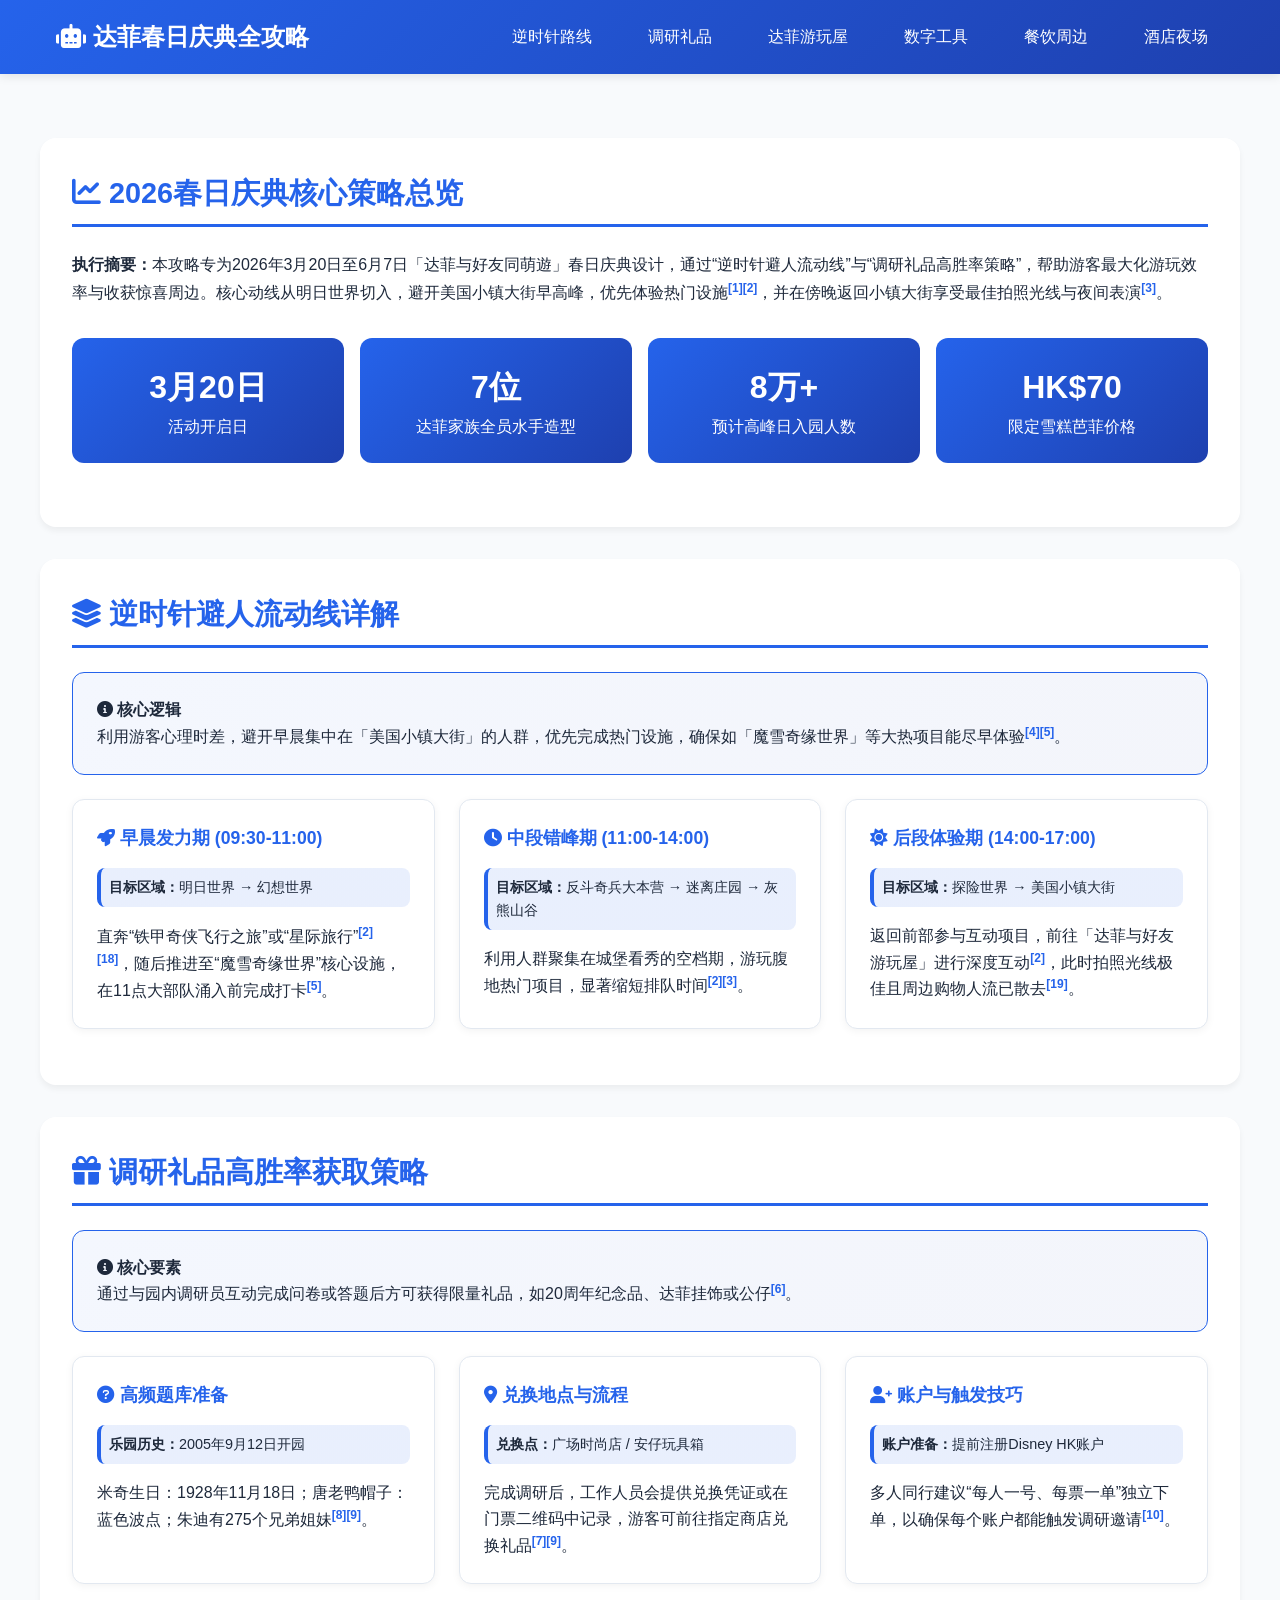
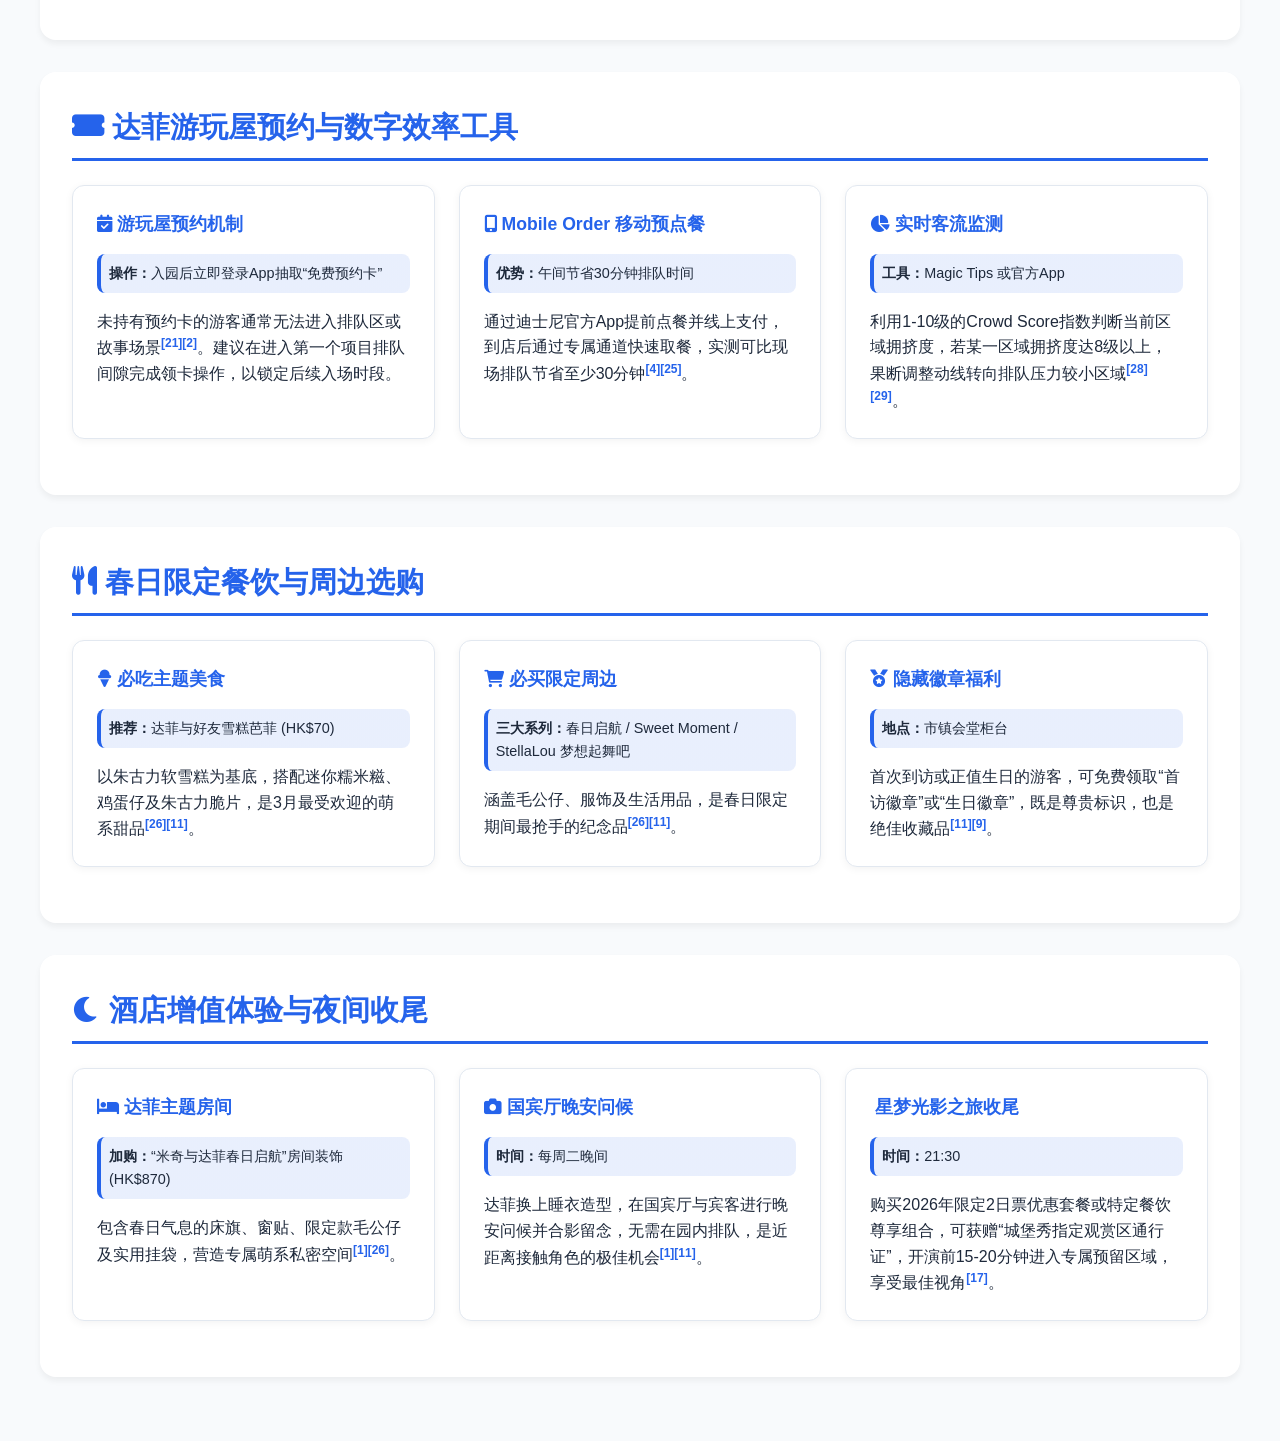
<file: static/images/report_job_20260426_173125_output/poster_llm__report_web_reduced.html>
<!DOCTYPE html>
<html lang="zh-CN">
<head>
    <meta charset="UTF-8">
    <meta name="viewport" content="width=device-width, initial-scale=1.0">
    <title>2026年3月香港迪士尼「达菲与好友」春日庆典逆时针避人流及调研礼品获取全攻略</title>
    <link href="https://cdnjs.cloudflare.com/ajax/libs/font-awesome/6.0.0/css/all.min.css" rel="stylesheet">
    <link href="https://unpkg.com/aos@2.3.1/dist/aos.css" rel="stylesheet">
    <style>
        :root {
            --primary-color: #2563eb;
            --secondary-color: #1e40af;
            --accent-color: #10b981;
            --bg-light: #f8fafc;
            --text-dark: #1e293b;
            --border-color: #e2e8f0;
            --warning-color: #f59e0b;
            --danger-color: #ef4444;
        }

        * { margin: 0; padding: 0; box-sizing: border-box; }
        body {
            font-family: -apple-system, BlinkMacSystemFont, 'Segoe UI', Roboto, sans-serif;
            line-height: 1.6;
            color: var(--text-dark);
            background-color: var(--bg-light);
        }

        .container {
            max-width: 1200px;
            margin: 0 auto;
            padding: 0 1rem;
        }

        /* Navigation */
        .navbar {
            background: linear-gradient(135deg, var(--primary-color), var(--secondary-color));
            color: white;
            padding: 1rem 0;
            box-shadow: 0 2px 10px rgba(0,0,0,0.1);
            position: sticky;
            top: 0;
            z-index: 1000;
        }
        .nav-content { display: flex; justify-content: space-between; align-items: center; flex-wrap: wrap; }
        .nav-title { font-size: 1.5rem; font-weight: bold; }
        .nav-links { display: flex; gap: 1.5rem; flex-wrap: wrap; }
        .nav-links a { color: white; text-decoration: none; padding: 0.5rem 1rem; border-radius: 0.5rem; transition: background 0.3s; }
        .nav-links a:hover { background-color: rgba(255,255,255,0.2); }

        /* Main Sections */
        .main-content { padding: 2rem 0; }
        .section {
            background: white;
            margin: 2rem 0;
            padding: 2rem;
            border-radius: 1rem;
            box-shadow: 0 4px 6px rgba(0,0,0,0.05);
        }
        .section-title {
            font-size: 1.8rem;
            color: var(--primary-color);
            margin-bottom: 1.5rem;
            padding-bottom: 0.5rem;
            border-bottom: 3px solid var(--primary-color);
            display: flex;
            align-items: center;
            gap: 0.5rem;
        }
        .section-subtitle {
            font-size: 1.3rem;
            color: var(--secondary-color);
            margin: 1.5rem 0 1rem 0;
            font-weight: 600;
        }

        /* Cards Grid (Policy/Feature Cards) */
        .policy-cards {
            display: flex;
            flex-wrap: wrap;
            gap: 1.5rem;
            margin: 1.5rem 0;
        }
        .policy-card {
            flex: 1;
            min-width: 300px;
            background: white;
            border: 1px solid var(--border-color);
            border-radius: 0.75rem;
            padding: 1.5rem;
            box-shadow: 0 2px 8px rgba(0,0,0,0.05);
            transition: transform 0.3s, box-shadow 0.3s;
        }
        .policy-card:hover { transform: translateY(-2px); box-shadow: 0 4px 16px rgba(0,0,0,0.1); }
        .policy-card h4 { color: var(--primary-color); margin-bottom: 1rem; font-size: 1.1rem; font-weight: 600; }
        .policy-card .highlight {
            background: linear-gradient(120deg, rgba(37, 99, 235, 0.1) 0%, rgba(37, 99, 235, 0.1) 100%);
            padding: 0.5rem;
            border-radius: 0.5rem;
            border-left: 4px solid var(--primary-color);
            margin: 1rem 0;
            font-size: 0.9em;
        }

        /* Stats Grid */
        .stats-grid { display: flex; flex-wrap: wrap; gap: 1rem; margin: 2rem 0; }
        .stat-item {
            flex: 1;
            min-width: 200px;
            background: linear-gradient(135deg, var(--primary-color), var(--secondary-color));
            color: white;
            padding: 1.5rem;
            border-radius: 0.75rem;
            text-align: center;
        }
        .stat-number { font-size: 2rem; font-weight: bold; }

        /* Tables */
        .policy-table {
            width: 100%;
            border-collapse: collapse;
            margin: 1rem 0;
            background: white;
            border-radius: 0.5rem;
            overflow: hidden;
            box-shadow: 0 2px 8px rgba(0,0,0,0.1);
        }
        .policy-table th { background: var(--primary-color); color: white; padding: 1rem; text-align: left; }
        .policy-table td { padding: 1rem; border-bottom: 1px solid var(--border-color); vertical-align: top; }
        .policy-high { background: rgba(16, 185, 129, 0.1); color: var(--accent-color); padding: 0.2rem 0.5rem; border-radius: 0.25rem; font-weight: 600; }
        
        /* Text Content */
        .content-text { font-size: 1rem; line-height: 1.7; margin-bottom: 1.5rem; }
        .highlight-box {
            background: linear-gradient(135deg, rgba(37, 99, 235, 0.05), rgba(30, 64, 175, 0.05));
            border: 1px solid var(--primary-color);
            border-radius: 0.75rem;
            padding: 1.5rem;
            margin: 1.5rem 0;
        }
        
        /* Inline citations */
        .cite-ref {
            color: var(--primary-color);
            font-size: 0.75em;
            text-decoration: none;
            font-weight: 600;
            vertical-align: super;
        }
        .cite-ref:hover { text-decoration: underline; }

        @media (max-width: 768px) {
            .nav-content, .stats-grid, .policy-cards { flex-direction: column; }
            .nav-links { display: none; }
        }
    </style>

<!-- AOS graceful degradation -->
<style id="aos-fallback">
  [data-aos] { opacity: 1 !important; transform: none !important; transition: none !important; }
</style>
</head>
<body>
    <nav class="navbar">
        <div class="container">
            <div class="nav-content">
                <div class="nav-title"><i class="fas fa-robot"></i> 达菲春日庆典全攻略</div>
                <div class="nav-links">
                    <a href="#section1">逆时针路线</a>
                    <a href="#section2">调研礼品</a>
                    <a href="#section3">达菲游玩屋</a>
                    <a href="#section4">数字工具</a>
                    <a href="#section5">餐饮周边</a>
                    <a href="#section6">酒店夜场</a>
                </div>
            </div>
        </div>
    </nav>

    <div class="container main-content">
        
        <!-- Introduction Section -->
        <section id="section1" class="section" data-aos="fade-up">
            <h2 class="section-title"><i class="fas fa-chart-line"></i> 2026春日庆典核心策略总览</h2>
            
            <div class="content-text">
                <p><strong>执行摘要：</strong>本攻略专为2026年3月20日至6月7日「达菲与好友同萌遊」春日庆典设计，通过“逆时针避人流动线”与“调研礼品高胜率策略”，帮助游客最大化游玩效率与收获惊喜周边。核心动线从明日世界切入，避开美国小镇大街早高峰，优先体验热门设施<a class="cite-ref" href="https://news.hongkongdisneyland.com/zh-hk/press/2026-02-25/" target="_blank">[1]</a><a class="cite-ref" href="https://hk.trip.com/blog/hongkongdisneyland-hk/" target="_blank">[2]</a>，并在傍晚返回小镇大街享受最佳拍照光线与夜间表演<a class="cite-ref" href="https://tw.trip.com/blog/hongkongdisneyland/" target="_blank">[3]</a>。</p>
            </div>

            <!-- Stats Grid -->
            <div class="stats-grid">
                <div class="stat-item">
                    <div class="stat-number">3月20日</div>
                    <div class="stat-label">活动开启日</div>
                </div>
                <div class="stat-item">
                    <div class="stat-number">7位</div>
                    <div class="stat-label">达菲家族全员水手造型</div>
                </div>
                <div class="stat-item">
                    <div class="stat-number">8万+</div>
                    <div class="stat-label">预计高峰日入园人数</div>
                </div>
                <div class="stat-item">
                    <div class="stat-number">HK$70</div>
                    <div class="stat-label">限定雪糕芭菲价格</div>
                </div>
            </div>
        </section>

        <!-- Key Analysis: 逆时针路线 -->
        <section id="section2" class="section" data-aos="fade-up">
            <h2 class="section-title"><i class="fas fa-layer-group"></i> 逆时针避人流动线详解</h2>
            
            <div class="highlight-box">
                <h4><i class="fas fa-info-circle"></i> 核心逻辑</h4>
                <p>利用游客心理时差，避开早晨集中在「美国小镇大街」的人群，优先完成热门设施，确保如「魔雪奇缘世界」等大热项目能尽早体验<a class="cite-ref" href="https://post.smzdm.com/p/avg5rw2n" target="_blank">[4]</a><a class="cite-ref" href="https://www.investbrother.com/brother-academy/disneyland-hong-kong-guide-2026/" target="_blank">[5]</a>。</p>
            </div>

            <div class="policy-cards">
                <div class="policy-card" data-aos="fade-up" data-aos-delay="100">
                    <h4><i class="fas fa-rocket"></i> 早晨发力期 (09:30-11:00)</h4>
                    <div class="highlight">
                        <p><strong>目标区域：</strong>明日世界 → 幻想世界</p>
                    </div>
                    <p>直奔“铁甲奇侠飞行之旅”或“星际旅行”<a class="cite-ref" href="https://hk.trip.com/blog/hongkongdisneyland-hk/" target="_blank">[2]</a><a class="cite-ref" href="https://hk.ulifestyle.com.hk/activity/detail/20005108/%E9%A6%99%E6%B8%AF%E8%BF%AA%E5%A3%AB%E5%B0%BC%E6%A8%82%E5%9C%92%E9%81%8A%E7%8E%A9%E6%94%BB%E7%95%A5-%E6%8F%90%E6%97%A9%E5%85%A5%E5%9C%92%E6%96%B9%E6%B3%95%E9%81%BF%E4%BA%BA%E6%BD%AE-%E9%99%84%E7%A5%A8%E5%83%B9-%E5%9C%B0%E5%9C%96-%E7%BE%8E%E9%A3%9F-%E5%BF%85%E7%8E%A9-%E8%A7%92%E8%89%B2%E8%A6%8B%E9%9D%A2%E6%99%82%E9%96%93%E8%A1%A8" target="_blank">[18]</a>，随后推进至“魔雪奇缘世界”核心设施，在11点大部队涌入前完成打卡<a class="cite-ref" href="https://www.investbrother.com/brother-academy/disneyland-hong-kong-guide-2026/" target="_blank">[5]</a>。</p>
                </div>
                <div class="policy-card" data-aos="fade-up" data-aos-delay="200">
                    <h4><i class="fas fa-clock"></i> 中段错峰期 (11:00-14:00)</h4>
                    <div class="highlight">
                        <p><strong>目标区域：</strong>反斗奇兵大本营 → 迷离庄园 → 灰熊山谷</p>
                    </div>
                    <p>利用人群聚集在城堡看秀的空档期，游玩腹地热门项目，显著缩短排队时间<a class="cite-ref" href="https://hk.trip.com/blog/hongkongdisneyland-hk/" target="_blank">[2]</a><a class="cite-ref" href="https://tw.trip.com/blog/hongkongdisneyland/" target="_blank">[3]</a>。</p>
                </div>
                <div class="policy-card" data-aos="fade-up" data-aos-delay="300">
                    <h4><i class="fas fa-sun"></i> 后段体验期 (14:00-17:00)</h4>
                    <div class="highlight">
                        <p><strong>目标区域：</strong>探险世界 → 美国小镇大街</p>
                    </div>
                    <p>返回前部参与互动项目，前往「达菲与好友游玩屋」进行深度互动<a class="cite-ref" href="https://hk.trip.com/blog/hongkongdisneyland-hk/" target="_blank">[2]</a>，此时拍照光线极佳且周边购物人流已散去<a class="cite-ref" href="https://followtotravel.com/hong-kong-disneyland/" target="_blank">[19]</a>。</p>
                </div>
            </div>
        </section>

        <!-- Key Analysis: 调研礼品 -->
        <section id="section3" class="section" data-aos="fade-up">
            <h2 class="section-title"><i class="fas fa-gift"></i> 调研礼品高胜率获取策略</h2>
            
            <div class="highlight-box">
                <h4><i class="fas fa-info-circle"></i> 核心要素</h4>
                <p>通过与园内调研员互动完成问卷或答题后方可获得限量礼品，如20周年纪念品、达菲挂饰或公仔<a class="cite-ref" href="https://www.facebook.com/hk.ulifestyle.com.hk/posts/%E8%91%97%E6%95%B8%E6%85%B3%E5%AE%B6%E7%8E%8B%E9%A6%99%E6%B8%AF%E8%BF%AA%E5%A3%AB%E5%B0%BC%E6%A8%82%E5%9C%92%E5%85%8D%E8%B2%BB%E5%B0%8F%E7%A6%AE%E7%89%A9%E6%8F%9B%E9%A0%98%E6%94%BB%E7%95%A52%E5%A4%A7%E7%A6%AE%E5%93%81%E5%BA%97%E5%8F%AF%E9%9A%A8%E6%A9%9F%E6%8B%8E%E5%85%AC%E4%BB%94%E7%B2%BE%E5%93%81%E5%BF%ABclick%E5%85%A5link%E7%9D%87%E8%A9%B3%E6%83%85/1095195162647782/" target="_blank">[6]</a>。</p>
            </div>

            <div class="policy-cards">
                <div class="policy-card" data-aos="fade-up" data-aos-delay="100">
                    <h4><i class="fas fa-question-circle"></i> 高频题库准备</h4>
                    <div class="highlight">
                        <p><strong>乐园历史：</strong>2005年9月12日开园</p>
                    </div>
                    <p>米奇生日：1928年11月18日；唐老鸭帽子：蓝色波点；朱迪有275个兄弟姐妹<a class="cite-ref" href="https://www.instagram.com/p/DSwBv1qkUpV/" target="_blank">[8]</a><a class="cite-ref" href="https://www.facebook.com/groups/169880910428407/posts/2118950845521394/" target="_blank">[9]</a>。</p>
                </div>
                <div class="policy-card" data-aos="fade-up" data-aos-delay="200">
                    <h4><i class="fas fa-map-marker-alt"></i> 兑换地点与流程</h4>
                    <div class="highlight">
                        <p><strong>兑换点：</strong>广场时尚店 / 安仔玩具箱</p>
                    </div>
                    <p>完成调研后，工作人员会提供兑换凭证或在门票二维码中记录，游客可前往指定商店兑换礼品<a class="cite-ref" href="https://www.youtube.com/watch?v=AAD6jZwqA-I" target="_blank">[7]</a><a class="cite-ref" href="https://www.facebook.com/groups/169880910428407/posts/2118950845521394/" target="_blank">[9]</a>。</p>
                </div>
                <div class="policy-card" data-aos="fade-up" data-aos-delay="300">
                    <h4><i class="fas fa-user-plus"></i> 账户与触发技巧</h4>
                    <div class="highlight">
                        <p><strong>账户准备：</strong>提前注册Disney HK账户</p>
                    </div>
                    <p>多人同行建议“每人一号、每票一单”独立下单，以确保每个账户都能触发调研邀请<a class="cite-ref" href="https://www.threads.com/@youjie0717/post/DOtRfgMkwES/%E5%B0%B1%E6%98%AF%E5%85%A9%E9%96%93%E5%85%8C%E6%8F%9B%E7%9A%84%E5%BA%97%E5%8F%AF%E4%BB%A5%E4%BA%8C%E9%81%B8%E4%B8%80%E4%BD%86%E7%95%B6%E5%88%86%E5%88%A5%E6%98%AF%E4%BB%80%E9%BA%BC%E7%A6%AE%E7%89%A9%E8%A6%81%E5%85%A5%E5%A0%B4%E5%95%8F%E4%BA%86%E6%89%8D%E7%9F%A5%E9%81%93" target="_blank">[10]</a>。</p>
                </div>
            </div>
        </section>

        <!-- Data Section: 达菲游玩屋与数字工具 -->
        <section id="section4" class="section" data-aos="fade-up">
            <h2 class="section-title"><i class="fas fa-ticket-alt"></i> 达菲游玩屋预约与数字效率工具</h2>
            
            <div class="policy-cards">
                <div class="policy-card" data-aos="fade-up" data-aos-delay="100">
                    <h4><i class="fas fa-calendar-check"></i> 游玩屋预约机制</h4>
                    <div class="highlight">
                        <p><strong>操作：</strong>入园后立即登录App抽取“免费预约卡”</p>
                    </div>
                    <p>未持有预约卡的游客通常无法进入排队区或故事场景<a class="cite-ref" href="https://www.hongkongdisneyland.com/zh-cn/entertainment/character-meet-duffy-play-house/" target="_blank">[21]</a><a class="cite-ref" href="https://hk.trip.com/blog/hongkongdisneyland-hk/" target="_blank">[2]</a>。建议在进入第一个项目排队间隙完成领卡操作，以锁定后续入场时段。</p>
                </div>
                <div class="policy-card" data-aos="fade-up" data-aos-delay="200">
                    <h4><i class="fas fa-mobile-alt"></i> Mobile Order 移动预点餐</h4>
                    <div class="highlight">
                        <p><strong>优势：</strong>午间节省30分钟排队时间</p>
                    </div>
                    <p>通过迪士尼官方App提前点餐并线上支付，到店后通过专属通道快速取餐，实测可比现场排队节省至少30分钟<a class="cite-ref" href="https://post.smzdm.com/p/avg5rw2n" target="_blank">[4]</a><a class="cite-ref" href="https://www.hongkongdisneyland.com/zh-cn/offers-discounts/duffy-and-friends-play-house-admission-pass/" target="_blank">[25]</a>。</p>
                </div>
                <div class="policy-card" data-aos="fade-up" data-aos-delay="300">
                    <h4><i class="fas fa-chart-pie"></i> 实时客流监测</h4>
                    <div class="highlight">
                        <p><strong>工具：</strong>Magic Tips 或官方App</p>
                    </div>
                    <p>利用1-10级的Crowd Score指数判断当前区域拥挤度，若某一区域拥挤度达8级以上，果断调整动线转向排队压力较小区域<a class="cite-ref" href="https://magic-tips.app/zh/parks" target="_blank">[28]</a><a class="cite-ref" href="https://magic-tips.app/zh/crowd-calendar/hong-kong-disneyland-resort" target="_blank">[29]</a>。</p>
                </div>
            </div>
        </section>

        <!-- Data Section: 餐饮与周边 -->
        <section id="section5" class="section" data-aos="fade-up">
            <h2 class="section-title"><i class="fas fa-utensils"></i> 春日限定餐饮与周边选购</h2>
            
            <div class="policy-cards">
                <div class="policy-card" data-aos="fade-up" data-aos-delay="100">
                    <h4><i class="fas fa-ice-cream"></i> 必吃主题美食</h4>
                    <div class="highlight">
                        <p><strong>推荐：</strong>达菲与好友雪糕芭菲 (HK$70)</p>
                    </div>
                    <p>以朱古力软雪糕为基底，搭配迷你糯米糍、鸡蛋仔及朱古力脆片，是3月最受欢迎的萌系甜品<a class="cite-ref" href="https://www.instagram.com/p/DWbaFNdGs67/" target="_blank">[26]</a><a class="cite-ref" href="https://timable.com/hk/zh/event/69c3b6724b7c3143513a746b/Duffy%E8%88%87%E5%A5%BD%E5%8F%8B%E5%90%8C%E8%90%8C%E9%81%8A%E4%B8%80%E8%B5%B7%E8%90%8C%E9%81%8A%E6%98%A5%E6%97%A5-%E9%A6%99%E6%B8%AF%E8%BF%AA%E5%A3%AB%E5%B0%BC%E6%A8%82%E5%9C%92" target="_blank">[11]</a>。</p>
                </div>
                <div class="policy-card" data-aos="fade-up" data-aos-delay="200">
                    <h4><i class="fas fa-shopping-cart"></i> 必买限定周边</h4>
                    <div class="highlight">
                        <p><strong>三大系列：</strong>春日启航 / Sweet Moment / StellaLou 梦想起舞吧</p>
                    </div>
                    <p>涵盖毛公仔、服饰及生活用品，是春日限定期间最抢手的纪念品<a class="cite-ref" href="https://www.instagram.com/p/DWbaFNdGs67/" target="_blank">[26]</a><a class="cite-ref" href="https://timable.com/hk/zh/event/69c3b6724b7c3143513a746b/Duffy%E8%88%87%E5%A5%BD%E5%8F%8B%E5%90%8C%E8%90%8C%E9%81%8A%E4%B8%80%E8%B5%B7%E8%90%8C%E9%81%8A%E6%98%A5%E6%97%A5-%E9%A6%99%E6%B8%AF%E8%BF%AA%E5%A3%AB%E5%B0%BC%E6%A8%82%E5%9C%92" target="_blank">[11]</a>。</p>
                </div>
                <div class="policy-card" data-aos="fade-up" data-aos-delay="300">
                    <h4><i class="fas fa-medal"></i> 隐藏徽章福利</h4>
                    <div class="highlight">
                        <p><strong>地点：</strong>市镇会堂柜台</p>
                    </div>
                    <p>首次到访或正值生日的游客，可免费领取“首访徽章”或“生日徽章”，既是尊贵标识，也是绝佳收藏品<a class="cite-ref" href="https://timable.com/hk/zh/event/69c3b6724b7c3143513a746b/Duffy%E8%88%87%E5%A5%BD%E5%8F%8B%E5%90%8C%E8%90%8C%E9%81%8A%E4%B8%80%E8%B5%B7%E8%90%8C%E9%81%8A%E6%98%A5%E6%97%A5-%E9%A6%99%E6%B8%AF%E8%BF%AA%E5%A3%AB%E5%B0%BC%E6%A8%82%E5%9C%92" target="_blank">[11]</a><a class="cite-ref" href="https://www.facebook.com/groups/169880910428407/posts/2118950845521394/" target="_blank">[9]</a>。</p>
                </div>
            </div>
        </section>

        <!-- Data Section: 酒店与夜场 -->
        <section id="section6" class="section" data-aos="fade-up">
            <h2 class="section-title"><i class="fas fa-moon"></i> 酒店增值体验与夜间收尾</h2>
            
            <div class="policy-cards">
                <div class="policy-card" data-aos="fade-up" data-aos-delay="100">
                    <h4><i class="fas fa-bed"></i> 达菲主题房间</h4>
                    <div class="highlight">
                        <p><strong>加购：</strong>“米奇与达菲春日启航”房间装饰 (HK$870)</p>
                    </div>
                    <p>包含春日气息的床旗、窗贴、限定款毛公仔及实用挂袋，营造专属萌系私密空间<a class="cite-ref" href="https://news.hongkongdisneyland.com/zh-hk/press/2026-02-25/" target="_blank">[1]</a><a class="cite-ref" href="https://www.instagram.com/p/DWbaFNdGs67/" target="_blank">[26]</a>。</p>
                </div>
                <div class="policy-card" data-aos="fade-up" data-aos-delay="200">
                    <h4><i class="fas fa-camera"></i> 国宾厅晚安问候</h4>
                    <div class="highlight">
                        <p><strong>时间：</strong>每周二晚间</p>
                    </div>
                    <p>达菲换上睡衣造型，在国宾厅与宾客进行晚安问候并合影留念，无需在园内排队，是近距离接触角色的极佳机会<a class="cite-ref" href="https://news.hongkongdisneyland.com/zh-hk/press/2026-02-25/" target="_blank">[1]</a><a class="cite-ref" href="https://timable.com/hk/zh/event/69c3b6724b7c3143513a746b/Duffy%E8%88%87%E5%A5%BD%E5%8F%8B%E5%90%8C%E8%90%8C%E9%81%8A%E4%B8%80%E8%B5%B7%E8%90%8C%E9%81%8A%E6%98%A5%E6%97%A5-%E9%A6%99%E6%B8%AF%E8%BF%AA%E5%A3%AB%E5%B0%BC%E6%A8%82%E5%9C%92" target="_blank">[11]</a>。</p>
                </div>
                <div class="policy-card" data-aos="fade-up" data-aos-delay="300">
                    <h4><i class="fas fa-fireworks"></i> 星梦光影之旅收尾</h4>
                    <div class="highlight">
                        <p><strong>时间：</strong>21:30</p>
                    </div>
                    <p>购买2026年限定2日票优惠套餐或特定餐饮尊享组合，可获赠“城堡秀指定观赏区通行证”，开演前15-20分钟进入专属预留区域，享受最佳视角<a class="cite-ref" href="https://www.yourdisney.com.tw/hongkongdisneyland/hong-kong-disneyland-overview/" target="_blank">[17]</a>。</p>
                </div>
            </div>
        </section>

    </div>

    <script src="https://unpkg.com/aos@2.3.1/dist/aos.js"></script>
    <script>
        AOS.init({ duration: 800, once: true, offset: 100 });
        document.querySelectorAll('a[href^="#"]').forEach(anchor => {
            anchor.addEventListener('click', function (e) {
                e.preventDefault();
                const target = document.querySelector(this.getAttribute('href'));
                if (target) target.scrollIntoView({ behavior: 'smooth', block: 'start' });
            });
        });
    </script>

<script>
// Remove fallback only if AOS loaded — let original AOS.init() handle animations
(function(){
  var fb = document.getElementById("aos-fallback");
  if (typeof AOS !== "undefined" && fb) fb.remove();
})();
</script>
</body>
</html>
</file>
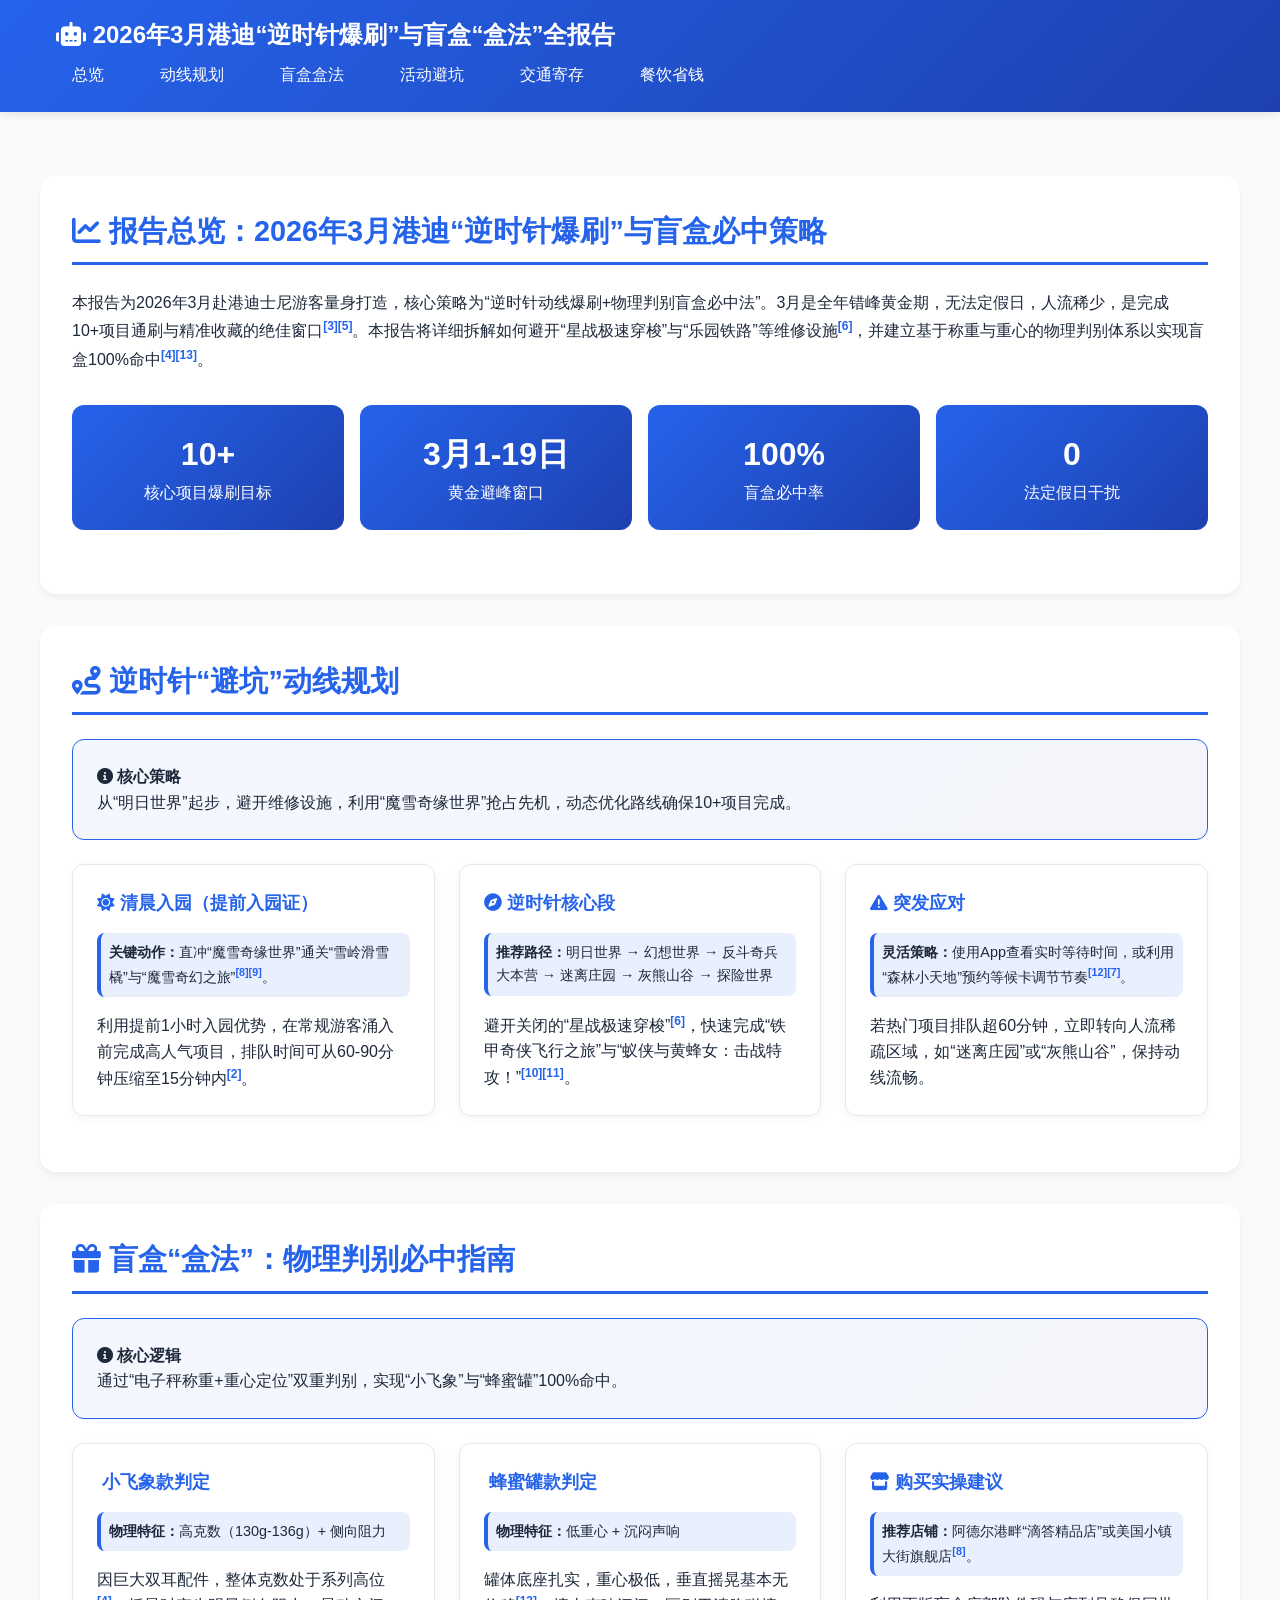
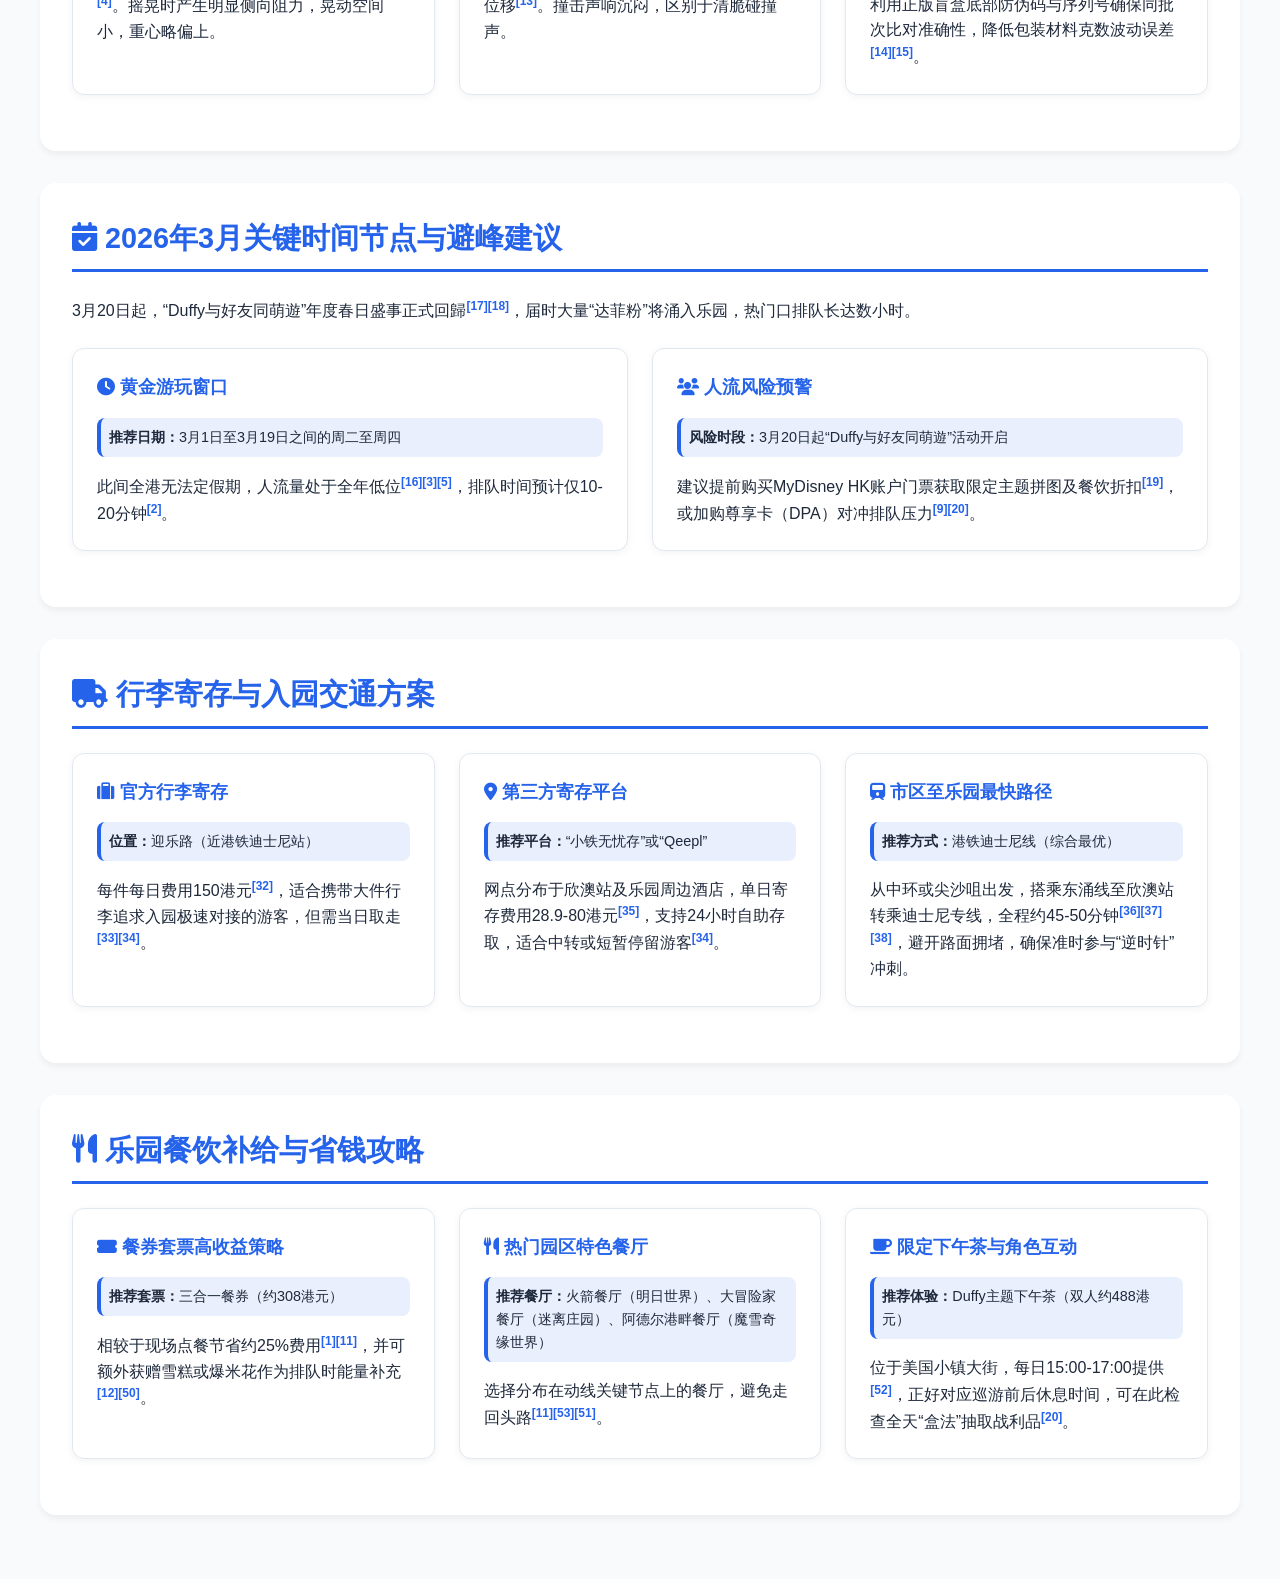
<file: static/images/report_job_20260426_173147_output/poster_llm__report_web_reduced.html>
<!DOCTYPE html>
<html lang="zh-CN">
<head>
    <meta charset="UTF-8">
    <meta name="viewport" content="width=device-width, initial-scale=1.0">
    <title>2026年3月香港迪士尼“逆时针爆刷”动线与盲盒“盒法”实操全报告</title>
    <link href="https://cdnjs.cloudflare.com/ajax/libs/font-awesome/6.0.0/css/all.min.css" rel="stylesheet">
    <link href="https://unpkg.com/aos@2.3.1/dist/aos.css" rel="stylesheet">
    <style>
        :root {
            --primary-color: #2563eb;
            --secondary-color: #1e40af;
            --accent-color: #10b981;
            --bg-light: #f8fafc;
            --text-dark: #1e293b;
            --border-color: #e2e8f0;
            --warning-color: #f59e0b;
            --danger-color: #ef4444;
        }

        * { margin: 0; padding: 0; box-sizing: border-box; }
        body {
            font-family: -apple-system, BlinkMacSystemFont, 'Segoe UI', Roboto, sans-serif;
            line-height: 1.6;
            color: var(--text-dark);
            background-color: var(--bg-light);
        }

        .container {
            max-width: 1200px;
            margin: 0 auto;
            padding: 0 1rem;
        }

        /* Navigation */
        .navbar {
            background: linear-gradient(135deg, var(--primary-color), var(--secondary-color));
            color: white;
            padding: 1rem 0;
            box-shadow: 0 2px 10px rgba(0,0,0,0.1);
            position: sticky;
            top: 0;
            z-index: 1000;
        }
        .nav-content { display: flex; justify-content: space-between; align-items: center; flex-wrap: wrap; }
        .nav-title { font-size: 1.5rem; font-weight: bold; }
        .nav-links { display: flex; gap: 1.5rem; flex-wrap: wrap; }
        .nav-links a { color: white; text-decoration: none; padding: 0.5rem 1rem; border-radius: 0.5rem; transition: background 0.3s; }
        .nav-links a:hover { background-color: rgba(255,255,255,0.2); }

        /* Main Sections */
        .main-content { padding: 2rem 0; }
        .section {
            background: white;
            margin: 2rem 0;
            padding: 2rem;
            border-radius: 1rem;
            box-shadow: 0 4px 6px rgba(0,0,0,0.05);
        }
        .section-title {
            font-size: 1.8rem;
            color: var(--primary-color);
            margin-bottom: 1.5rem;
            padding-bottom: 0.5rem;
            border-bottom: 3px solid var(--primary-color);
            display: flex;
            align-items: center;
            gap: 0.5rem;
        }
        .section-subtitle {
            font-size: 1.3rem;
            color: var(--secondary-color);
            margin: 1.5rem 0 1rem 0;
            font-weight: 600;
        }

        /* Cards Grid (Policy/Feature Cards) */
        .policy-cards {
            display: flex;
            flex-wrap: wrap;
            gap: 1.5rem;
            margin: 1.5rem 0;
        }
        .policy-card {
            flex: 1;
            min-width: 300px;
            background: white;
            border: 1px solid var(--border-color);
            border-radius: 0.75rem;
            padding: 1.5rem;
            box-shadow: 0 2px 8px rgba(0,0,0,0.05);
            transition: transform 0.3s, box-shadow 0.3s;
        }
        .policy-card:hover { transform: translateY(-2px); box-shadow: 0 4px 16px rgba(0,0,0,0.1); }
        .policy-card h4 { color: var(--primary-color); margin-bottom: 1rem; font-size: 1.1rem; font-weight: 600; }
        .policy-card .highlight {
            background: linear-gradient(120deg, rgba(37, 99, 235, 0.1) 0%, rgba(37, 99, 235, 0.1) 100%);
            padding: 0.5rem;
            border-radius: 0.5rem;
            border-left: 4px solid var(--primary-color);
            margin: 1rem 0;
            font-size: 0.9em;
        }

        /* Stats Grid */
        .stats-grid { display: flex; flex-wrap: wrap; gap: 1rem; margin: 2rem 0; }
        .stat-item {
            flex: 1;
            min-width: 200px;
            background: linear-gradient(135deg, var(--primary-color), var(--secondary-color));
            color: white;
            padding: 1.5rem;
            border-radius: 0.75rem;
            text-align: center;
        }
        .stat-number { font-size: 2rem; font-weight: bold; }

        /* Tables */
        .policy-table {
            width: 100%;
            border-collapse: collapse;
            margin: 1rem 0;
            background: white;
            border-radius: 0.5rem;
            overflow: hidden;
            box-shadow: 0 2px 8px rgba(0,0,0,0.1);
        }
        .policy-table th { background: var(--primary-color); color: white; padding: 1rem; text-align: left; }
        .policy-table td { padding: 1rem; border-bottom: 1px solid var(--border-color); vertical-align: top; }
        .policy-high { background: rgba(16, 185, 129, 0.1); color: var(--accent-color); padding: 0.2rem 0.5rem; border-radius: 0.25rem; font-weight: 600; }
        
        /* Text Content */
        .content-text { font-size: 1rem; line-height: 1.7; margin-bottom: 1.5rem; }
        .highlight-box {
            background: linear-gradient(135deg, rgba(37, 99, 235, 0.05), rgba(30, 64, 175, 0.05));
            border: 1px solid var(--primary-color);
            border-radius: 0.75rem;
            padding: 1.5rem;
            margin: 1.5rem 0;
        }
        
        /* Inline citations */
        .cite-ref {
            color: var(--primary-color);
            font-size: 0.75em;
            text-decoration: none;
            font-weight: 600;
            vertical-align: super;
        }
        .cite-ref:hover { text-decoration: underline; }

        @media (max-width: 768px) {
            .nav-content, .stats-grid, .policy-cards { flex-direction: column; }
            .nav-links { display: none; } /* Simplified mobile nav for template */
        }
    </style>

<!-- AOS graceful degradation -->
<style id="aos-fallback">
  [data-aos] { opacity: 1 !important; transform: none !important; transition: none !important; }
</style>
</head>
<body>
    <!-- Navbar -->
    <nav class="navbar">
        <div class="container">
            <div class="nav-content">
                <div class="nav-title"><i class="fas fa-robot"></i> 2026年3月港迪“逆时针爆刷”与盲盒“盒法”全报告</div>
                <div class="nav-links">
                    <a href="#intro">总览</a>
                    <a href="#route">动线规划</a>
                    <a href="#boxmethod">盲盒盒法</a>
                    <a href="#events">活动避坑</a>
                    <a href="#logistics">交通寄存</a>
                    <a href="#dining">餐饮省钱</a>
                </div>
            </div>
        </div>
    </nav>

    <div class="container main-content">
        
        <!-- Introduction Section -->
        <section id="intro" class="section" data-aos="fade-up">
            <h2 class="section-title"><i class="fas fa-chart-line"></i> 报告总览：2026年3月港迪“逆时针爆刷”与盲盒必中策略</h2>
            
            <div class="content-text">
                <p>本报告为2026年3月赴港迪士尼游客量身打造，核心策略为“逆时针动线爆刷+物理判别盲盒必中法”。3月是全年错峰黄金期，无法定假日，人流稀少，是完成10+项目通刷与精准收藏的绝佳窗口<a class="cite-ref" href="https://www.publicholidayshk.com/" target="_blank">[3]</a><a class="cite-ref" href="https://holidays-calendar.net/calendar_zh_tw/hongkong_zh_tw.html" target="_blank">[5]</a>。本报告将详细拆解如何避开“星战极速穿梭”与“乐园铁路”等维修设施<a class="cite-ref" href="https://www.facebook.com/DearestDreamers/posts/%E9%A6%99%E6%B8%AF%E8%BF%AA%E5%A3%AB%E5%B0%BC%E6%A8%82%E5%9C%92%E9%A0%90%E5%91%8A%E5%9C%92%E5%85%A7%E5%85%A9%E5%A4%A7%E9%81%8A%E6%A8%82%E8%A8%AD%E6%96%BD%E5%8D%B3%E5%B0%87%E6%9A%AB%E5%81%9C%E9%96%8B%E6%94%BE%E9%A6%99%E6%B8%AF%E8%BF%AA%E5%A3%AB%E5%B0%BC%E6%A8%82%E5%9C%92%E9%90%B5%E8%B7%AF2026%E5%B9%B43%E6%9C%882%E6%97%A5%E8%87%B3%E5%8F%A6%E8%A1%8C%E9%80%9A%E7%9F%A5%E6%98%9F%E6%88%B0%E6%A5%B5%E9%80%9F%E7%A9%BF%E6%A2%AD2026%E5%B9%B42%E6%9C%8824%E6%97%A5%E8%87%B32026%E5%B9%B44%E6%9C%88%E4%B8%8B%E6%97%AC%E4%B8%8B%E6%96%B9%E5%9C%96%E7%89%87%E5%8F%96%E8%87%AA%E6%A8%82%E5%9C%92/1309527774533650/" target="_blank">[6]</a>，并建立基于称重与重心的物理判别体系以实现盲盒100%命中<a class="cite-ref" href="https://www.douyin.com/search/%E8%BF%AA%E5%A3%AB%E5%B0%BC%E9%82%AE%E7%A5%A8%E7%9B%B2%E7%9B%92%E6%94%BB%E7%95%A5%E9%87%8D%E9%87%8F%E6%AF%94%E8%BE%83" target="_blank">[4]</a><a class="cite-ref" href="https://tw.news.yahoo.com/%E7%8D%A8%E5%AE%B6-%E7%B6%B2%E5%82%B3%E7%9B%B2%E7%9B%92%E7%A0%B4%E8%A7%A3%E6%B3%95-%E5%AF%A6%E6%B8%AC-%E6%90%96-%E8%81%BD-153000751.html" target="_blank">[13]</a>。</p>
            </div>

            <!-- Key Stats -->
            <div class="stats-grid">
                <div class="stat-item">
                    <div class="stat-number">10+</div>
                    <div class="stat-label">核心项目爆刷目标</div>
                </div>
                <div class="stat-item">
                    <div class="stat-number">3月1-19日</div>
                    <div class="stat-label">黄金避峰窗口</div>
                </div>
                <div class="stat-item">
                    <div class="stat-number">100%</div>
                    <div class="stat-label">盲盒必中率</div>
                </div>
                <div class="stat-item">
                    <div class="stat-number">0</div>
                    <div class="stat-label">法定假日干扰</div>
                </div>
            </div>
        </section>

        <!-- Route Planning Section -->
        <section id="route" class="section" data-aos="fade-up">
            <h2 class="section-title"><i class="fas fa-route"></i> 逆时针“避坑”动线规划</h2>
            
            <div class="highlight-box">
                <h4><i class="fas fa-info-circle"></i> 核心策略</h4>
                <p>从“明日世界”起步，避开维修设施，利用“魔雪奇缘世界”抢占先机，动态优化路线确保10+项目完成。</p>
            </div>

            <div class="policy-cards">
                <div class="policy-card" data-aos="fade-up" data-aos-delay="100">
                    <h4><i class="fas fa-sun"></i> 清晨入园（提前入园证）</h4>
                    <div class="highlight">
                        <p><strong>关键动作：</strong>直冲“魔雪奇缘世界”通关“雪岭滑雪橇”与“魔雪奇幻之旅”<a class="cite-ref" href="https://touch.travel.qunar.com/comment/51338514?userId=196679686@qunar" target="_blank">[8]</a><a class="cite-ref" href="https://hk.trip.com/blog/hongkongdisneyland-hk/" target="_blank">[9]</a>。</p>
                    </div>
                    <p>利用提前1小时入园优势，在常规游客涌入前完成高人气项目，排队时间可从60-90分钟压缩至15分钟内<a class="cite-ref" href="https://hk.trip.com/moments/theme/poi-frozen-ever-after-145073839-guides-993135/" target="_blank">[2]</a>。</p>
                </div>
                <div class="policy-card" data-aos="fade-up" data-aos-delay="200">
                    <h4><i class="fas fa-compass"></i> 逆时针核心段</h4>
                    <div class="highlight">
                        <p><strong>推荐路径：</strong>明日世界 → 幻想世界 → 反斗奇兵大本营 → 迷离庄园 → 灰熊山谷 → 探险世界</p>
                    </div>
                    <p>避开关闭的“星战极速穿梭”<a class="cite-ref" href="https://www.facebook.com/DearestDreamers/posts/%E9%A6%99%E6%B8%AF%E8%BF%AA%E5%A3%AB%E5%B0%BC%E6%A8%82%E5%9C%92%E9%A0%90%E5%91%8A%E5%9C%92%E5%85%A7%E5%85%A9%E5%A4%A7%E9%81%8A%E6%A8%82%E8%A8%AD%E6%96%BD%E5%8D%B3%E5%B0%87%E6%9A%AB%E5%81%9C%E9%96%8B%E6%94%BE%E9%A6%99%E6%B8%AF%E8%BF%AA%E5%A3%AB%E5%B0%BC%E6%A8%82%E5%9C%92%E9%90%B5%E8%B7%AF2026%E5%B9%B43%E6%9C%882%E6%97%A5%E8%87%B3%E5%8F%A6%E8%A1%8C%E9%80%9A%E7%9F%A5%E6%98%9F%E6%88%B0%E6%A5%B5%E9%80%9F%E7%A9%BF%E6%A2%AD2026%E5%B9%B42%E6%9C%8824%E6%97%A5%E8%87%B32026%E5%B9%B44%E6%9C%88%E4%B8%8B%E6%97%AC%E4%B8%8B%E6%96%B9%E5%9C%96%E7%89%87%E5%8F%96%E8%87%AA%E6%A8%82%E5%9C%92/1309527774533650/" target="_blank">[6]</a>，快速完成“铁甲奇侠飞行之旅”与“蚁侠与黄蜂女：击战特攻！”<a class="cite-ref" href="https://zhangwenbao.com/hong-kong-disneyland.html" target="_blank">[10]</a><a class="cite-ref" href="https://hk.trip.com/moments/detail/hong-kong-38-134321573/" target="_blank">[11]</a>。</p>
                </div>
                <div class="policy-card" data-aos="fade-up" data-aos-delay="300">
                    <h4><i class="fas fa-exclamation-triangle"></i> 突发应对</h4>
                    <div class="highlight">
                        <p><strong>灵活策略：</strong>使用App查看实时等待时间，或利用“森林小天地”预约等候卡调节节奏<a class="cite-ref" href="https://sainteat.tw/%E9%A6%99%E6%B8%AF%E8%BF%AA%E5%A3%AB%E5%B0%BC%E6%94%BB%E7%95%A5/" target="_blank">[12]</a><a class="cite-ref" href="https://www.hongkongdisneyland.com/zh-hk/calendars/day/" target="_blank">[7]</a>。</p>
                    </div>
                    <p>若热门项目排队超60分钟，立即转向人流稀疏区域，如“迷离庄园”或“灰熊山谷”，保持动线流畅。</p>
                </div>
            </div>
        </section>

        <!-- Box Method Section -->
        <section id="boxmethod" class="section" data-aos="fade-up">
            <h2 class="section-title"><i class="fas fa-gift"></i> 盲盒“盒法”：物理判别必中指南</h2>
            
            <div class="highlight-box">
                <h4><i class="fas fa-info-circle"></i> 核心逻辑</h4>
                <p>通过“电子秤称重+重心定位”双重判别，实现“小飞象”与“蜂蜜罐”100%命中。</p>
            </div>

            <div class="policy-cards">
                <div class="policy-card" data-aos="fade-up" data-aos-delay="100">
                    <h4><i class="fas fa-elephant"></i> 小飞象款判定</h4>
                    <div class="highlight">
                        <p><strong>物理特征：</strong>高克数（130g-136g）+ 侧向阻力</p>
                    </div>
                    <p>因巨大双耳配件，整体克数处于系列高位<a class="cite-ref" href="https://www.douyin.com/search/%E8%BF%AA%E5%A3%AB%E5%B0%BC%E9%82%AE%E7%A5%A8%E7%9B%B2%E7%9B%92%E6%94%BB%E7%95%A5%E9%87%8D%E9%87%8F%E6%AF%94%E8%BE%83" target="_blank">[4]</a>。摇晃时产生明显侧向阻力，晃动空间小，重心略偏上。</p>
                </div>
                <div class="policy-card" data-aos="fade-up" data-aos-delay="200">
                    <h4><i class="fas fa-honey"></i> 蜂蜜罐款判定</h4>
                    <div class="highlight">
                        <p><strong>物理特征：</strong>低重心 + 沉闷声响</p>
                    </div>
                    <p>罐体底座扎实，重心极低，垂直摇晃基本无位移<a class="cite-ref" href="https://tw.news.yahoo.com/%E7%8D%A8%E5%AE%B6-%E7%B6%B2%E5%82%B3%E7%9B%B2%E7%9B%92%E7%A0%B4%E8%A7%A3%E6%B3%95-%E5%AF%A6%E6%B8%AC-%E6%90%96-%E8%81%BD-153000751.html" target="_blank">[13]</a>。撞击声响沉闷，区别于清脆碰撞声。</p>
                </div>
                <div class="policy-card" data-aos="fade-up" data-aos-delay="300">
                    <h4><i class="fas fa-store"></i> 购买实操建议</h4>
                    <div class="highlight">
                        <p><strong>推荐店铺：</strong>阿德尔港畔“滴答精品店”或美国小镇大街旗舰店<a class="cite-ref" href="https://touch.travel.qunar.com/comment/51338514?userId=196679686@qunar" target="_blank">[8]</a>。</p>
                    </div>
                    <p>利用正版盲盒底部防伪码与序列号确保同批次比对准确性，降低包装材料克数波动误差<a class="cite-ref" href="https://world.taobao.com/lang/zh-tw/shopping-guide/1979462415833628672.htm" target="_blank">[14]</a><a class="cite-ref" href="https://world.taobao.com/lang/zh-tw/goods/10929226.htm" target="_blank">[15]</a>。</p>
                </div>
            </div>
        </section>

        <!-- Events & Avoidance Section -->
        <section id="events" class="section" data-aos="fade-up">
            <h2 class="section-title"><i class="fas fa-calendar-check"></i> 2026年3月关键时间节点与避峰建议</h2>
            
            <div class="content-text">
                <p>3月20日起，“Duffy与好友同萌遊”年度春日盛事正式回歸<a class="cite-ref" href="https://www.discoverhongkong.com/tc/events/event.id86364.%E9%A6%99%E6%B8%AF%E8%BF%AA%E5%A3%AB%E5%B0%BC%E6%A8%82%E5%9C%92%E5%BA%A6%E5%81%87%E5%8D%80-duffy%E8%88%87%E5%A5%BD%E5%8F%8B%E5%90%8C%E8%90%8C%E9%81%8A.html" target="_blank">[17]</a><a class="cite-ref" href="https://www.threads.com/@disney_magical_kingdom_blog/post/DVp-0ZHiUmJ/video-%E6%89%8B%E6%8B%96%E6%89%8B%E8%90%8C%E9%81%8A%E6%98%A5%E6%97%A5-%E9%A6%99%E6%B8%AF%E8%BF%AA%E5%A3%AB%E5%B0%BC%E6%A8%82%E5%9C%92%E5%BA%A6%E5%81%87%E5%8D%80-%E5%B0%87%E6%96%BC2026%E5%B9%B43%E6%9C%8820%E6%97%A5%E8%87%B36%E6%9C%887%E6%97%A5%E7%AC%AC%E5%9B%9B%E5%BA%A6%E8%88%89%E8%A1%8Cduffy%E8%88%87%E5%A5%BD%E5%8F%8B%E5%90%8C%E8%90%8C%E9%81%8A%E4%B8%BB%E9%A1%8C%E6%B4%BB%E5%8B%95%E8%AA%A0%E9%82%80%E4%BD%A0%E5%96%BA%E4%BB%8A%E5%B9%B4%E5%90%8C-duffy%E8%88%87%E5%A5%BD%E5%8F%8B-%E4%B8%80%E9%BD%8A%E5%95%9F%E8%88%AA%E5%B1%95%E9%96%8B%E6%98%A5" target="_blank">[18]</a>，届时大量“达菲粉”将涌入乐园，热门口排队长达数小时。</p>
            </div>

            <div class="policy-cards">
                <div class="policy-card" data-aos="fade-up" data-aos-delay="100">
                    <h4><i class="fas fa-clock"></i> 黄金游玩窗口</h4>
                    <div class="highlight">
                        <p><strong>推荐日期：</strong>3月1日至3月19日之间的周二至周四</p>
                    </div>
                    <p>此间全港无法定假期，人流量处于全年低位<a class="cite-ref" href="https://www.info.gov.hk/gia/general/202505/16/P2025051300354.htm" target="_blank">[16]</a><a class="cite-ref" href="https://www.publicholidayshk.com/" target="_blank">[3]</a><a class="cite-ref" href="https://holidays-calendar.net/calendar_zh_tw/hongkong_zh_tw.html" target="_blank">[5]</a>，排队时间预计仅10-20分钟<a class="cite-ref" href="https://hk.trip.com/moments/theme/poi-frozen-ever-after-145073839-guides-993135/" target="_blank">[2]</a>。</p>
                </div>
                <div class="policy-card" data-aos="fade-up" data-aos-delay="200">
                    <h4><i class="fas fa-users"></i> 人流风险预警</h4>
                    <div class="highlight">
                        <p><strong>风险时段：</strong>3月20日起“Duffy与好友同萌遊”活动开启</p>
                    </div>
                    <p>建议提前购买MyDisney HK账户门票获取限定主题拼图及餐饮折扣<a class="cite-ref" href="https://www.tromnimedia.com/Article/Info/7039" target="_blank">[19]</a>，或加购尊享卡（DPA）对冲排队压力<a class="cite-ref" href="https://hk.trip.com/blog/hongkongdisneyland-hk/" target="_blank">[9]</a><a class="cite-ref" href="https://blog.ulifestyle.com.hk/article/itxchas/4416713/duffy%E8%88%87%E5%A5%BD%E5%8F%8B%E5%90%8C%E8%90%8C%E9%81%8A-2026" target="_blank">[20]</a>。</p>
                </div>
            </div>
        </section>

        <!-- Logistics Section -->
        <section id="logistics" class="section" data-aos="fade-up">
            <h2 class="section-title"><i class="fas fa-truck"></i> 行李寄存与入园交通方案</h2>
            
            <div class="policy-cards">
                <div class="policy-card" data-aos="fade-up" data-aos-delay="100">
                    <h4><i class="fas fa-suitcase"></i> 官方行李寄存</h4>
                    <div class="highlight">
                        <p><strong>位置：</strong>迎乐路（近港铁迪士尼站）</p>
                    </div>
                    <p>每件每日费用150港元<a class="cite-ref" href="https://www.hongkongdisneyland.com/zh-hk/guest-services/luggage-valet-and-storage-lockers/" target="_blank">[32]</a>，适合携带大件行李追求入园极速对接的游客，但需当日取走<a class="cite-ref" href="https://www.hongkongdisneyland.com/zh-cn/guest-services/luggage-valet-and-storage-lockers/" target="_blank">[33]</a><a class="cite-ref" href="https://www.toutiao.com/article/7616995717474681395/" target="_blank">[34]</a>。</p>
                </div>
                <div class="policy-card" data-aos="fade-up" data-aos-delay="200">
                    <h4><i class="fas fa-map-marker-alt"></i> 第三方寄存平台</h4>
                    <div class="highlight">
                        <p><strong>推荐平台：</strong>“小铁无忧存”或“Qeepl”</p>
                    </div>
                    <p>网点分布于欣澳站及乐园周边酒店，单日寄存费用28.9-80港元<a class="cite-ref" href="https://qeepl.com/zh/luggage-storage/hong-kong/hong-kong-disneyland" target="_blank">[35]</a>，支持24小时自助存取，适合中转或短暂停留游客<a class="cite-ref" href="https://www.toutiao.com/article/7616995717474681395/" target="_blank">[34]</a>。</p>
                </div>
                <div class="policy-card" data-aos="fade-up" data-aos-delay="300">
                    <h4><i class="fas fa-train"></i> 市区至乐园最快路径</h4>
                    <div class="highlight">
                        <p><strong>推荐方式：</strong>港铁迪士尼线（综合最优）</p>
                    </div>
                    <p>从中环或尖沙咀出发，搭乘东涌线至欣澳站转乘迪士尼专线，全程约45-50分钟<a class="cite-ref" href="https://kimiyo.tw/hongkong-disneyland-transportation/" target="_blank">[36]</a><a class="cite-ref" href="https://hk.trip.com/blog/hongkong-disneyland/" target="_blank">[37]</a><a class="cite-ref" href="https://hk.trip.com/blog/hkdisneylandtraffic-hk/" target="_blank">[38]</a>，避开路面拥堵，确保准时参与“逆时针”冲刺。</p>
                </div>
            </div>
        </section>

        <!-- Dining Section -->
        <section id="dining" class="section" data-aos="fade-up">
            <h2 class="section-title"><i class="fas fa-utensils"></i> 乐园餐饮补给与省钱攻略</h2>
            
            <div class="policy-cards">
                <div class="policy-card" data-aos="fade-up" data-aos-delay="100">
                    <h4><i class="fas fa-ticket-alt"></i> 餐券套票高收益策略</h4>
                    <div class="highlight">
                        <p><strong>推荐套票：</strong>三合一餐券（约308港元）</p>
                    </div>
                    <p>相较于现场点餐节省约25%费用<a class="cite-ref" href="https://www.yourdisney.com.tw/planning/hong-kong-disneyland-guide/" target="_blank">[1]</a><a class="cite-ref" href="https://hk.trip.com/moments/detail/hong-kong-38-134321573/" target="_blank">[11]</a>，并可额外获赠雪糕或爆米花作为排队时能量补充<a class="cite-ref" href="https://sainteat.tw/%E9%A6%99%E6%B8%AF%E8%BF%AA%E5%A3%AB%E5%B0%BC%E6%94%BB%E7%95%A5/" target="_blank">[12]</a><a class="cite-ref" href="https://sainteat.tw/%E9%A6%99%E6%B8%AF%E8%BF%AA%E5%A3%AB%E5%B0%BC%E6%A8%82%E5%9C%92%E9%A4%90%E5%BB%B3/" target="_blank">[50]</a>。</p>
                </div>
                <div class="policy-card" data-aos="fade-up" data-aos-delay="200">
                    <h4><i class="fas fa-utensils"></i> 热门园区特色餐厅</h4>
                    <div class="highlight">
                        <p><strong>推荐餐厅：</strong>火箭餐厅（明日世界）、大冒险家餐厅（迷离庄园）、阿德尔港畔餐厅（魔雪奇缘世界）</p>
                    </div>
                    <p>选择分布在动线关键节点上的餐厅，避免走回头路<a class="cite-ref" href="https://hk.trip.com/moments/detail/hong-kong-38-134321573/" target="_blank">[11]</a><a class="cite-ref" href="https://hk.trip.com/moments/theme/destination-disneyland-area-2036017-restaurant-993134/" target="_blank">[53]</a><a class="cite-ref" href="https://www.openrice.com/zh/hongkong/restaurants?landmarkId=9318" target="_blank">[51]</a>。</p>
                </div>
                <div class="policy-card" data-aos="fade-up" data-aos-delay="300">
                    <h4><i class="fas fa-coffee"></i> 限定下午茶与角色互动</h4>
                    <div class="highlight">
                        <p><strong>推荐体验：</strong>Duffy主题下午茶（双人约488港元）</p>
                    </div>
                    <p>位于美国小镇大街，每日15:00-17:00提供<a class="cite-ref" href="https://hk.trip.com/moments/theme/destination-disneyland-area-2036017-food-993052/" target="_blank">[52]</a>，正好对应巡游前后休息时间，可在此检查全天“盒法”抽取战利品<a class="cite-ref" href="https://blog.ulifestyle.com.hk/article/itxchas/4416713/duffy%E8%88%87%E5%A5%BD%E5%8F%8B%E5%90%8C%E8%90%8C%E9%81%8A-2026" target="_blank">[20]</a>。</p>
                </div>
            </div>
        </section>

    </div>

    <script src="https://unpkg.com/aos@2.3.1/dist/aos.js"></script>
    <script>
        AOS.init({ duration: 800, once: true, offset: 100 });
        // Smooth scrolling
        document.querySelectorAll('a[href^="#"]').forEach(anchor => {
            anchor.addEventListener('click', function (e) {
                e.preventDefault();
                const target = document.querySelector(this.getAttribute('href'));
                if (target) target.scrollIntoView({ behavior: 'smooth', block: 'start' });
            });
        });
    </script>

<script>
// Remove fallback only if AOS loaded — let original AOS.init() handle animations
(function(){
  var fb = document.getElementById("aos-fallback");
  if (typeof AOS !== "undefined" && fb) fb.remove();
})();
</script>
</body>
</html>
</file>
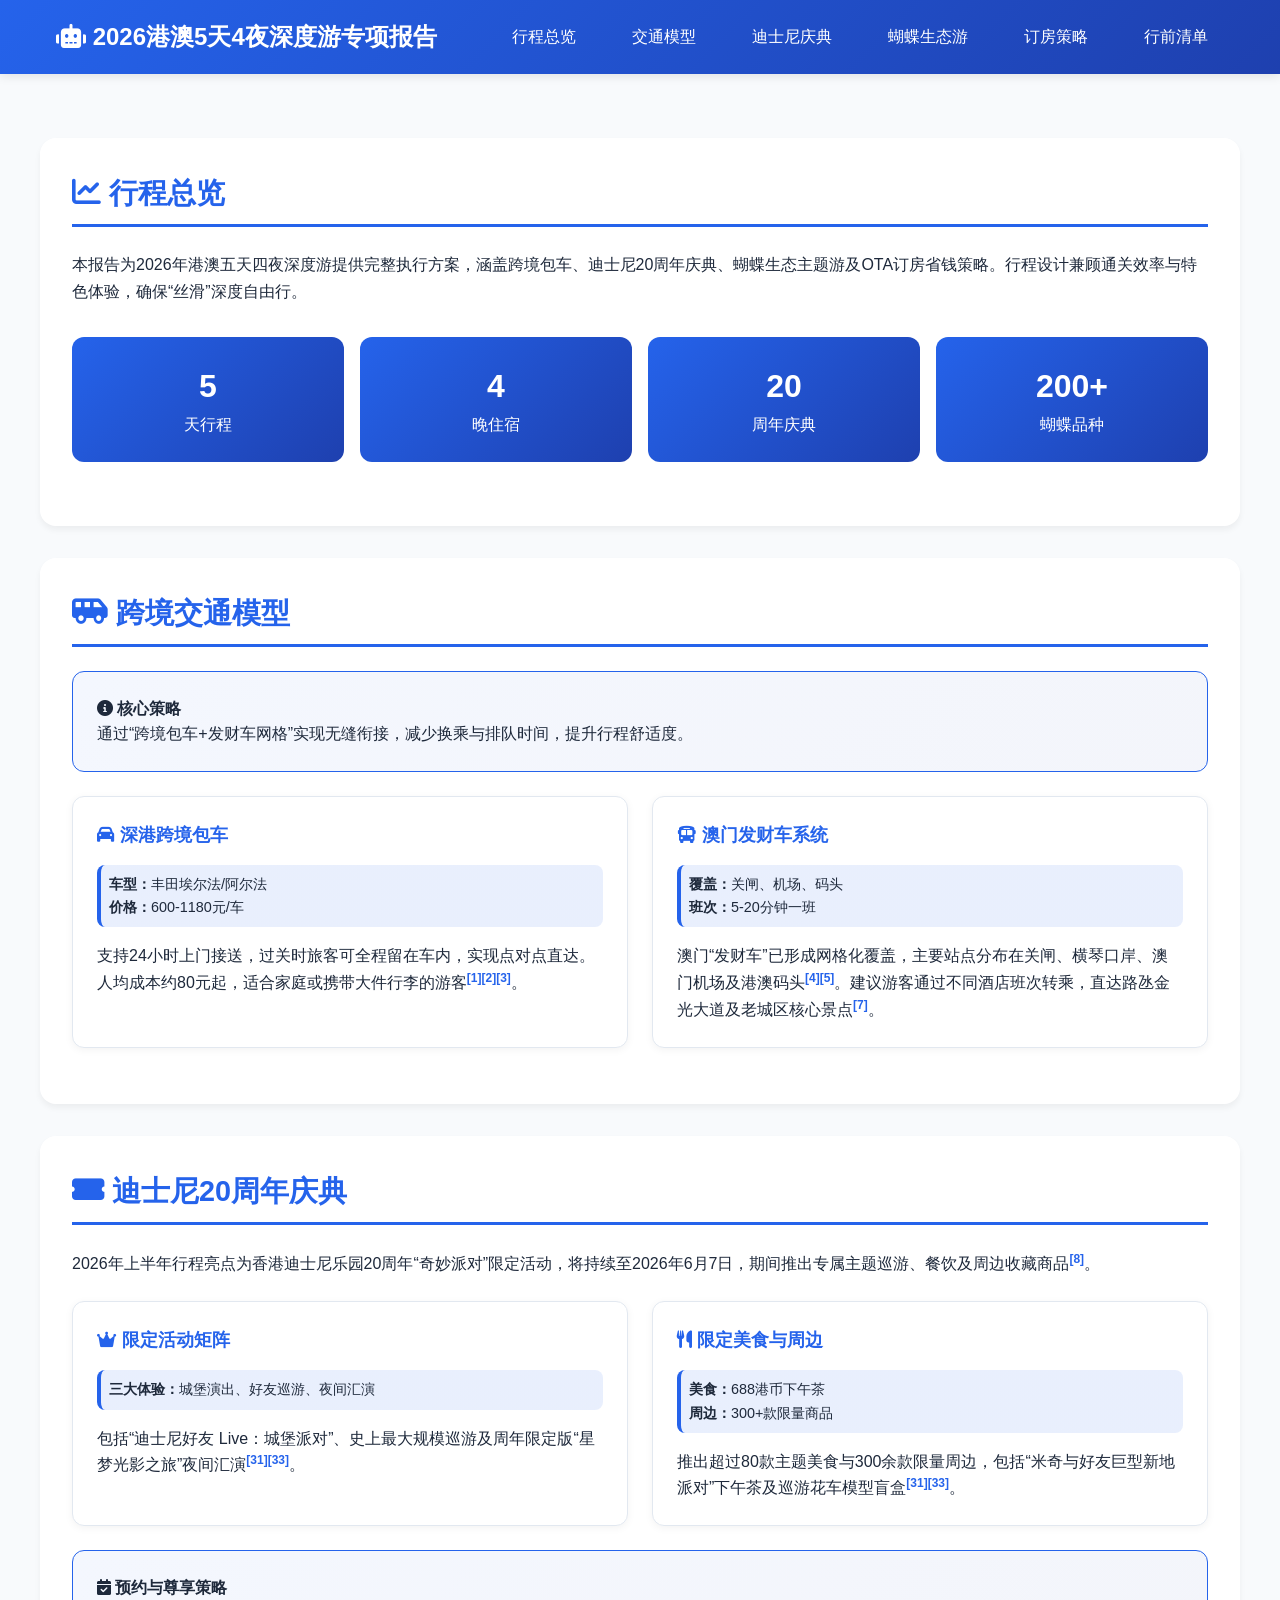
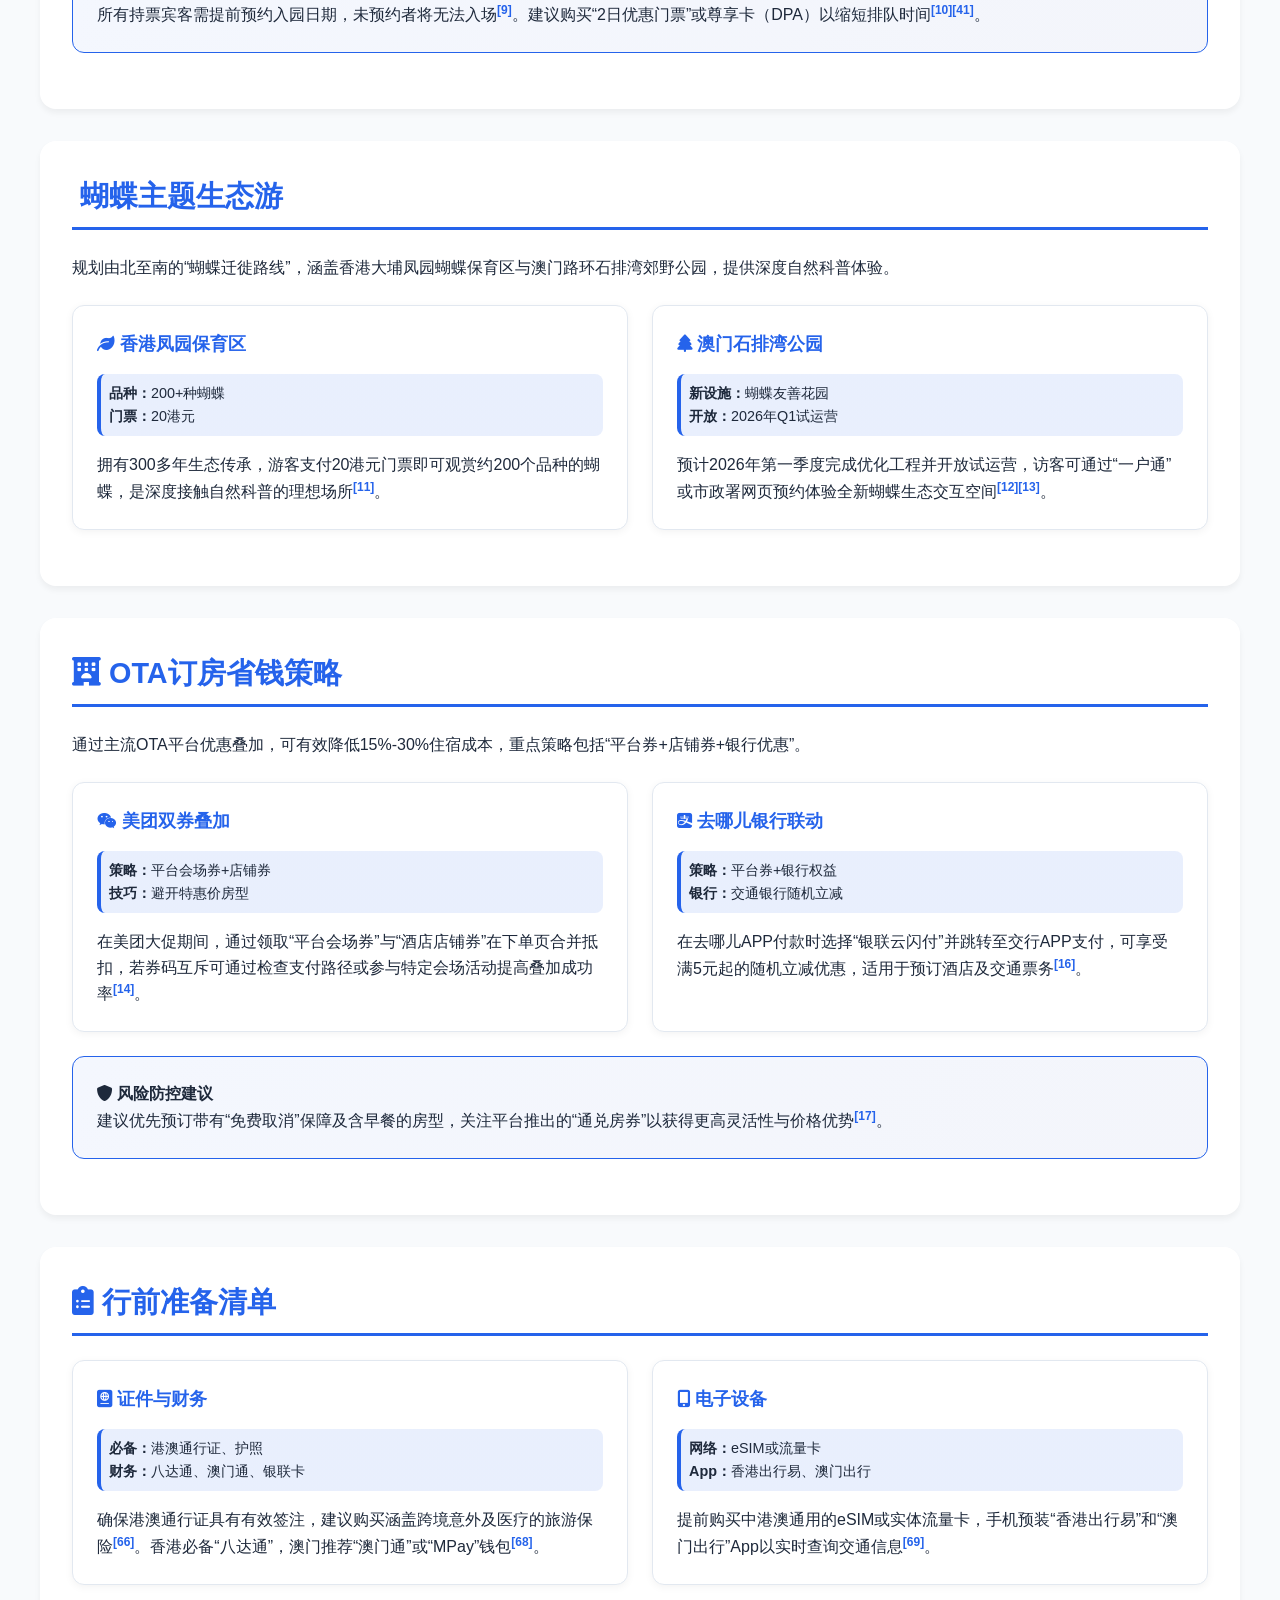
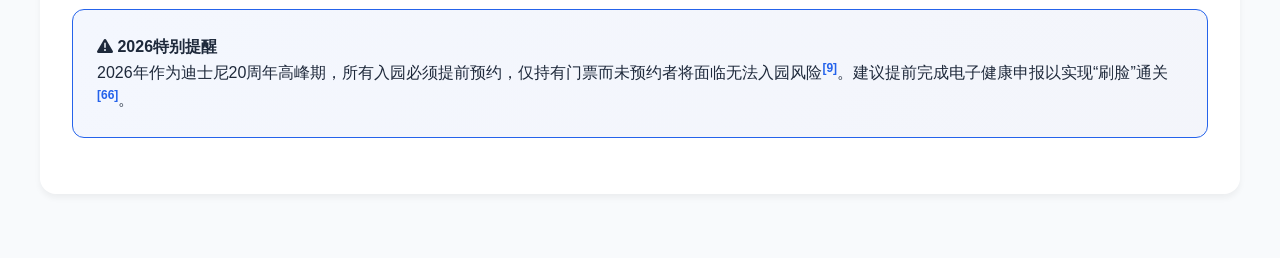
<file: static/images/report_job_20260426_173154_output/poster_llm__report_web_reduced.html>
<!DOCTYPE html>
<html lang="zh-CN">
<head>
    <meta charset="UTF-8">
    <meta name="viewport" content="width=device-width, initial-scale=1.0">
    <title>2026港澳5天4夜深度游：跨境包车衔接、迪士尼20周年庆典与蝴蝶主题生态游专项报告</title>
    <link href="https://cdnjs.cloudflare.com/ajax/libs/font-awesome/6.0.0/css/all.min.css" rel="stylesheet">
    <link href="https://unpkg.com/aos@2.3.1/dist/aos.css" rel="stylesheet">
    <style>
        :root {
            --primary-color: #2563eb;
            --secondary-color: #1e40af;
            --accent-color: #10b981;
            --bg-light: #f8fafc;
            --text-dark: #1e293b;
            --border-color: #e2e8f0;
            --warning-color: #f59e0b;
            --danger-color: #ef4444;
        }

        * { margin: 0; padding: 0; box-sizing: border-box; }
        body {
            font-family: -apple-system, BlinkMacSystemFont, 'Segoe UI', Roboto, sans-serif;
            line-height: 1.6;
            color: var(--text-dark);
            background-color: var(--bg-light);
        }

        .container {
            max-width: 1200px;
            margin: 0 auto;
            padding: 0 1rem;
        }

        /* Navigation */
        .navbar {
            background: linear-gradient(135deg, var(--primary-color), var(--secondary-color));
            color: white;
            padding: 1rem 0;
            box-shadow: 0 2px 10px rgba(0,0,0,0.1);
            position: sticky;
            top: 0;
            z-index: 1000;
        }
        .nav-content { display: flex; justify-content: space-between; align-items: center; flex-wrap: wrap; }
        .nav-title { font-size: 1.5rem; font-weight: bold; }
        .nav-links { display: flex; gap: 1.5rem; flex-wrap: wrap; }
        .nav-links a { color: white; text-decoration: none; padding: 0.5rem 1rem; border-radius: 0.5rem; transition: background 0.3s; }
        .nav-links a:hover { background-color: rgba(255,255,255,0.2); }

        /* Main Sections */
        .main-content { padding: 2rem 0; }
        .section {
            background: white;
            margin: 2rem 0;
            padding: 2rem;
            border-radius: 1rem;
            box-shadow: 0 4px 6px rgba(0,0,0,0.05);
        }
        .section-title {
            font-size: 1.8rem;
            color: var(--primary-color);
            margin-bottom: 1.5rem;
            padding-bottom: 0.5rem;
            border-bottom: 3px solid var(--primary-color);
            display: flex;
            align-items: center;
            gap: 0.5rem;
        }
        .section-subtitle {
            font-size: 1.3rem;
            color: var(--secondary-color);
            margin: 1.5rem 0 1rem 0;
            font-weight: 600;
        }

        /* Cards Grid (Policy/Feature Cards) */
        .policy-cards {
            display: flex;
            flex-wrap: wrap;
            gap: 1.5rem;
            margin: 1.5rem 0;
        }
        .policy-card {
            flex: 1;
            min-width: 300px;
            background: white;
            border: 1px solid var(--border-color);
            border-radius: 0.75rem;
            padding: 1.5rem;
            box-shadow: 0 2px 8px rgba(0,0,0,0.05);
            transition: transform 0.3s, box-shadow 0.3s;
        }
        .policy-card:hover { transform: translateY(-2px); box-shadow: 0 4px 16px rgba(0,0,0,0.1); }
        .policy-card h4 { color: var(--primary-color); margin-bottom: 1rem; font-size: 1.1rem; font-weight: 600; }
        .policy-card .highlight {
            background: linear-gradient(120deg, rgba(37, 99, 235, 0.1) 0%, rgba(37, 99, 235, 0.1) 100%);
            padding: 0.5rem;
            border-radius: 0.5rem;
            border-left: 4px solid var(--primary-color);
            margin: 1rem 0;
            font-size: 0.9em;
        }

        /* Stats Grid */
        .stats-grid { display: flex; flex-wrap: wrap; gap: 1rem; margin: 2rem 0; }
        .stat-item {
            flex: 1;
            min-width: 200px;
            background: linear-gradient(135deg, var(--primary-color), var(--secondary-color));
            color: white;
            padding: 1.5rem;
            border-radius: 0.75rem;
            text-align: center;
        }
        .stat-number { font-size: 2rem; font-weight: bold; }

        /* Tables */
        .policy-table {
            width: 100%;
            border-collapse: collapse;
            margin: 1rem 0;
            background: white;
            border-radius: 0.5rem;
            overflow: hidden;
            box-shadow: 0 2px 8px rgba(0,0,0,0.1);
        }
        .policy-table th { background: var(--primary-color); color: white; padding: 1rem; text-align: left; }
        .policy-table td { padding: 1rem; border-bottom: 1px solid var(--border-color); vertical-align: top; }
        .policy-high { background: rgba(16, 185, 129, 0.1); color: var(--accent-color); padding: 0.2rem 0.5rem; border-radius: 0.25rem; font-weight: 600; }
        
        /* Text Content */
        .content-text { font-size: 1rem; line-height: 1.7; margin-bottom: 1.5rem; }
        .highlight-box {
            background: linear-gradient(135deg, rgba(37, 99, 235, 0.05), rgba(30, 64, 175, 0.05));
            border: 1px solid var(--primary-color);
            border-radius: 0.75rem;
            padding: 1.5rem;
            margin: 1.5rem 0;
        }
        
        /* Inline citations */
        .cite-ref {
            color: var(--primary-color);
            font-size: 0.75em;
            text-decoration: none;
            font-weight: 600;
            vertical-align: super;
        }
        .cite-ref:hover { text-decoration: underline; }

        /* Image Styles */
        .section img {
            max-width: 100%;
            height: auto;
            border-radius: 0.75rem;
            margin: 1rem 0;
            box-shadow: 0 4px 12px rgba(0,0,0,0.1);
        }

        @media (max-width: 768px) {
            .nav-content, .stats-grid, .policy-cards { flex-direction: column; }
            .nav-links { display: none; }
        }
    </style>

<!-- AOS graceful degradation -->
<style id="aos-fallback">
  [data-aos] { opacity: 1 !important; transform: none !important; transition: none !important; }
</style>
</head>
<body>
    <!-- Navbar -->
    <nav class="navbar">
        <div class="container">
            <div class="nav-content">
                <div class="nav-title"><i class="fas fa-robot"></i> 2026港澳5天4夜深度游专项报告</div>
                <div class="nav-links">
                    <a href="#section1">行程总览</a>
                    <a href="#section2">交通模型</a>
                    <a href="#section3">迪士尼庆典</a>
                    <a href="#section4">蝴蝶生态游</a>
                    <a href="#section5">订房策略</a>
                    <a href="#section6">行前清单</a>
                </div>
            </div>
        </div>
    </nav>

    <div class="container main-content">
        
        <!-- Introduction Section -->
        <section id="section1" class="section" data-aos="fade-up">
            <h2 class="section-title"><i class="fas fa-chart-line"></i> 行程总览</h2>
            <div class="content-text">
                <p>本报告为2026年港澳五天四夜深度游提供完整执行方案，涵盖跨境包车、迪士尼20周年庆典、蝴蝶生态主题游及OTA订房省钱策略。行程设计兼顾通关效率与特色体验，确保“丝滑”深度自由行。</p>
            </div>

            <!-- Stats Grid -->
            <div class="stats-grid">
                <div class="stat-item">
                    <div class="stat-number">5</div>
                    <div class="stat-label">天行程</div>
                </div>
                <div class="stat-item">
                    <div class="stat-number">4</div>
                    <div class="stat-label">晚住宿</div>
                </div>
                <div class="stat-item">
                    <div class="stat-number">20</div>
                    <div class="stat-label">周年庆典</div>
                </div>
                <div class="stat-item">
                    <div class="stat-number">200+</div>
                    <div class="stat-label">蝴蝶品种</div>
                </div>
            </div>
        </section>

        <!-- 交通模型 Section -->
        <section id="section2" class="section" data-aos="fade-up">
            <h2 class="section-title"><i class="fas fa-shuttle-van"></i> 跨境交通模型</h2>
            
            <div class="highlight-box">
                <h4><i class="fas fa-info-circle"></i> 核心策略</h4>
                <p>通过“跨境包车+发财车网格”实现无缝衔接，减少换乘与排队时间，提升行程舒适度。</p>
            </div>

            <div class="policy-cards">
                <div class="policy-card" data-aos="fade-up" data-aos-delay="100">
                    <h4><i class="fas fa-car"></i> 深港跨境包车</h4>
                    <div class="highlight">
                        <p><strong>车型：</strong>丰田埃尔法/阿尔法</p>
                        <p><strong>价格：</strong>600-1180元/车</p>
                    </div>
                    <p>支持24小时上门接送，过关时旅客可全程留在车内，实现点对点直达。人均成本约80元起，适合家庭或携带大件行李的游客<a class="cite-ref" href="https://www.zerrand.com/3844/" target="_blank">[1]</a><a class="cite-ref" href="https://www.zerrand.com/sz-hk-cross-border-car/" target="_blank">[2]</a><a class="cite-ref" href="https://www.126zg.com/sztohk/6048.html" target="_blank">[3]</a>。</p>
                </div>
                <div class="policy-card" data-aos="fade-up" data-aos-delay="200">
                    <h4><i class="fas fa-bus"></i> 澳门发财车系统</h4>
                    <div class="highlight">
                        <p><strong>覆盖：</strong>关闸、机场、码头</p>
                        <p><strong>班次：</strong>5-20分钟一班</p>
                    </div>
                    <p>澳门“发财车”已形成网格化覆盖，主要站点分布在关闸、横琴口岸、澳门机场及港澳码头<a class="cite-ref" href="https://hk.trip.com/guide/transport/%E6%BE%B3%E9%96%80%E7%99%BC%E8%B2%A1%E8%BB%8A%E8%B7%AF%E7%B7%9A.html" target="_blank">[4]</a><a class="cite-ref" href="https://tw.trip.com/guide/transport/%E6%BE%B3%E9%96%80%E6%A9%9F%E5%A0%B4%E6%8E%A5%E9%A7%81%E8%BB%8A.html" target="_blank">[5]</a>。建议游客通过不同酒店班次转乘，直达路氹金光大道及老城区核心景点<a class="cite-ref" href="https://www.gotrip.hk/%E6%BE%B3%E9%96%80/%E6%BE%B3%E9%96%80%E4%BA%A4%E9%80%9A-%E7%99%BC%E8%B2%A1%E8%BB%8A-mtj-1866498/" target="_blank">[7]</a>。</p>
                </div>
            </div>
        </section>

        <!-- 迪士尼庆典 Section -->
        <section id="section3" class="section" data-aos="fade-up">
            <h2 class="section-title"><i class="fas fa-ticket-alt"></i> 迪士尼20周年庆典</h2>
            
            <div class="content-text">
                <p>2026年上半年行程亮点为香港迪士尼乐园20周年“奇妙派对”限定活动，将持续至2026年6月7日，期间推出专属主题巡游、餐饮及周边收藏商品<a class="cite-ref" href="https://topick.hket.com/article/4118759/%E9%A6%99%E6%B8%AF%E8%BF%AA%E5%A3%AB%E5%B0%BC%E3%80%8C20%E5%91%A8%E5%B9%B4%E5%A5%87%E5%A6%99%E6%B4%BE%E5%B0%8D%E3%80%8D%E5%80%92%E6%95%B8%E3%80%80%E9%99%90%E5%AE%9A%E7%BE%8E%E9%A3%9F%20%E6%94%B6%E8%97%8F%E5%95%86%E5%93%81%E6%8E%80%E7%86%B1%E6%BD%AE%206%E6%9C%887%E6%97%A5%E5%89%8D%E6%8A%8A%E6%8F%A1%E6%9C%80%E5%BE%8C%E6%B4%BE%E5%B0%8D%E6%99%82%E5%85%89%20%E6%9B%B4%E5%A4%9A%E5%85%A8%E6%96%B0%E9%AB%94%E9%A9%97%E3%80%81%E5%AD%A3%E7%AF%80%E6%B4%BB%E5%8B%95%E5%8F%8A%E6%93%B4%E5%B1%95%E9%A0%85%E7%9B%AE%E6%8E%A5%E9%80%A3%E7%99%BB%E5%A0%B4%EF%BC%81?mtc=10006" target="_blank">[8]</a>。</p>
            </div>

            <div class="policy-cards">
                <div class="policy-card" data-aos="fade-up" data-aos-delay="100">
                    <h4><i class="fas fa-crown"></i> 限定活动矩阵</h4>
                    <div class="highlight">
                        <p><strong>三大体验：</strong>城堡演出、好友巡游、夜间汇演</p>
                    </div>
                    <p>包括“迪士尼好友 Live：城堡派对”、史上最大规模巡游及周年限定版“星梦光影之旅”夜间汇演<a class="cite-ref" href="https://www.funliday.com/posts/2025-hongkongdisneyland/" target="_blank">[31]</a><a class="cite-ref" href="https://vivianexplore.tw/hong-kong-disneyland-20th-anniversary/" target="_blank">[33]</a>。</p>
                </div>
                <div class="policy-card" data-aos="fade-up" data-aos-delay="200">
                    <h4><i class="fas fa-utensils"></i> 限定美食与周边</h4>
                    <div class="highlight">
                        <p><strong>美食：</strong>688港币下午茶</p>
                        <p><strong>周边：</strong>300+款限量商品</p>
                    </div>
                    <p>推出超过80款主题美食与300余款限量周边，包括“米奇与好友巨型新地派对”下午茶及巡游花车模型盲盒<a class="cite-ref" href="https://www.funliday.com/posts/2025-hongkongdisneyland/" target="_blank">[31]</a><a class="cite-ref" href="https://vivianexplore.tw/hong-kong-disneyland-20th-anniversary/" target="_blank">[33]</a>。</p>
                </div>
            </div>

            <div class="highlight-box">
                <h4><i class="fas fa-calendar-check"></i> 预约与尊享策略</h4>
                <p>所有持票宾客需提前预约入园日期，未预约者将无法入场<a class="cite-ref" href="https://www.funtime.com.tw/blog/funtime/hongkong-disneyland" target="_blank">[9]</a>。建议购买“2日优惠门票”或尊享卡（DPA）以缩短排队时间<a class="cite-ref" href="https://www.hongkongdisneyland.com/zh-hk/" target="_blank">[10]</a><a class="cite-ref" href="https://curly.com.tw/hk-disneyland/" target="_blank">[41]</a>。</p>
            </div>
        </section>

        <!-- 蝴蝶生态游 Section -->
        <section id="section4" class="section" data-aos="fade-up">
            <h2 class="section-title"><i class="fas fa-butterfly"></i> 蝴蝶主题生态游</h2>
            
            <div class="content-text">
                <p>规划由北至南的“蝴蝶迁徙路线”，涵盖香港大埔凤园蝴蝶保育区与澳门路环石排湾郊野公园，提供深度自然科普体验。</p>
            </div>

            <div class="policy-cards">
                <div class="policy-card" data-aos="fade-up" data-aos-delay="100">
                    <h4><i class="fas fa-leaf"></i> 香港凤园保育区</h4>
                    <div class="highlight">
                        <p><strong>品种：</strong>200+种蝴蝶</p>
                        <p><strong>门票：</strong>20港元</p>
                    </div>
                    <p>拥有300多年生态传承，游客支付20港元门票即可观赏约200个品种的蝴蝶，是深度接触自然科普的理想场所<a class="cite-ref" href="https://u.shm.com.cn/2022-01/24/content_5253939.html" target="_blank">[11]</a>。</p>
                </div>
                <div class="policy-card" data-aos="fade-up" data-aos-delay="200">
                    <h4><i class="fas fa-tree"></i> 澳门石排湾公园</h4>
                    <div class="highlight">
                        <p><strong>新设施：</strong>蝴蝶友善花园</p>
                        <p><strong>开放：</strong>2026年Q1试运营</p>
                    </div>
                    <p>预计2026年第一季度完成优化工程并开放试运营，访客可通过“一户通”或市政署网页预约体验全新蝴蝶生态交互空间<a class="cite-ref" href="https://www.gov.mo/zh-hant/news/1219484/" target="_blank">[12]</a><a class="cite-ref" href="https://apps.tdm.com.mo/zh-hans/news-detail/1162593?lang=zh-hans&isvideo=false&shortvideo=0" target="_blank">[13]</a>。</p>
                </div>
            </div>
        </section>

        <!-- 订房策略 Section -->
        <section id="section5" class="section" data-aos="fade-up">
            <h2 class="section-title"><i class="fas fa-hotel"></i> OTA订房省钱策略</h2>
            
            <div class="content-text">
                <p>通过主流OTA平台优惠叠加，可有效降低15%-30%住宿成本，重点策略包括“平台券+店铺券+银行优惠”。</p>
            </div>

            <div class="policy-cards">
                <div class="policy-card" data-aos="fade-up" data-aos-delay="100">
                    <h4><i class="fab fa-weixin"></i> 美团双券叠加</h4>
                    <div class="highlight">
                        <p><strong>策略：</strong>平台会场券+店铺券</p>
                        <p><strong>技巧：</strong>避开特惠价房型</p>
                    </div>
                    <p>在美团大促期间，通过领取“平台会场券”与“酒店店铺券”在下单页合并抵扣，若券码互斥可通过检查支付路径或参与特定会场活动提高叠加成功率<a class="cite-ref" href="https://www.xiaoheiwoo.com/meituan-hotel-coupon-stack/" target="_blank">[14]</a>。</p>
                </div>
                <div class="policy-card" data-aos="fade-up" data-aos-delay="200">
                    <h4><i class="fab fa-alipay"></i> 去哪儿银行联动</h4>
                    <div class="highlight">
                        <p><strong>策略：</strong>平台券+银行权益</p>
                        <p><strong>银行：</strong>交通银行随机立减</p>
                    </div>
                    <p>在去哪儿APP付款时选择“银联云闪付”并跳转至交行APP支付，可享受满5元起的随机立减优惠，适用于预订酒店及交通票务<a class="cite-ref" href="http://sz.bendibao.com/youhui/2024111/953971_8.shtm" target="_blank">[16]</a>。</p>
                </div>
            </div>

            <div class="highlight-box">
                <h4><i class="fas fa-shield-alt"></i> 风险防控建议</h4>
                <p>建议优先预订带有“免费取消”保障及含早餐的房型，关注平台推出的“通兑房券”以获得更高灵活性与价格优势<a class="cite-ref" href="https://tidenews.com.cn/news.html?id=3396677" target="_blank">[17]</a>。</p>
            </div>
        </section>

        <!-- 行前清单 Section -->
        <section id="section6" class="section" data-aos="fade-up">
            <h2 class="section-title"><i class="fas fa-clipboard-list"></i> 行前准备清单</h2>
            
            <div class="policy-cards">
                <div class="policy-card" data-aos="fade-up" data-aos-delay="100">
                    <h4><i class="fas fa-passport"></i> 证件与财务</h4>
                    <div class="highlight">
                        <p><strong>必备：</strong>港澳通行证、护照</p>
                        <p><strong>财务：</strong>八达通、澳门通、银联卡</p>
                    </div>
                    <p>确保港澳通行证具有有效签注，建议购买涵盖跨境意外及医疗的旅游保险<a class="cite-ref" href="https://www.blissingtravels.com/post/hongkong-macau-travel-guide" target="_blank">[66]</a>。香港必备“八达通”，澳门推荐“澳门通”或“MPay”钱包<a class="cite-ref" href="https://www.163.com/dy/article/KOQK0O4H0556KWXO.html" target="_blank">[68]</a>。</p>
                </div>
                <div class="policy-card" data-aos="fade-up" data-aos-delay="200">
                    <h4><i class="fas fa-mobile-alt"></i> 电子设备</h4>
                    <div class="highlight">
                        <p><strong>网络：</strong>eSIM或流量卡</p>
                        <p><strong>App：</strong>香港出行易、澳门出行</p>
                    </div>
                    <p>提前购买中港澳通用的eSIM或实体流量卡，手机预装“香港出行易”和“澳门出行”App以实时查询交通信息<a class="cite-ref" href="https://www.zurich.com.hk/zh-hk/insurance-tips/articles/pre-travel-checklist" target="_blank">[69]</a>。</p>
                </div>
            </div>

            <div class="highlight-box">
                <h4><i class="fas fa-exclamation-triangle"></i> 2026特别提醒</h4>
                <p>2026年作为迪士尼20周年高峰期，所有入园必须提前预约，仅持有门票而未预约者将面临无法入园风险<a class="cite-ref" href="https://www.funtime.com.tw/blog/funtime/hongkong-disneyland" target="_blank">[9]</a>。建议提前完成电子健康申报以实现“刷脸”通关<a class="cite-ref" href="https://www.blissingtravels.com/post/hongkong-macau-travel-guide" target="_blank">[66]</a>。</p>
            </div>
        </section>

    </div>

    <script src="https://unpkg.com/aos@2.3.1/dist/aos.js"></script>
    <script>
        AOS.init({ duration: 800, once: true, offset: 100 });
        // Smooth scrolling
        document.querySelectorAll('a[href^="#"]').forEach(anchor => {
            anchor.addEventListener('click', function (e) {
                e.preventDefault();
                const target = document.querySelector(this.getAttribute('href'));
                if (target) target.scrollIntoView({ behavior: 'smooth', block: 'start' });
            });
        });
    </script>

<script>
// Remove fallback only if AOS loaded — let original AOS.init() handle animations
(function(){
  var fb = document.getElementById("aos-fallback");
  if (typeof AOS !== "undefined" && fb) fb.remove();
})();
</script>
</body>
</html>
</file>
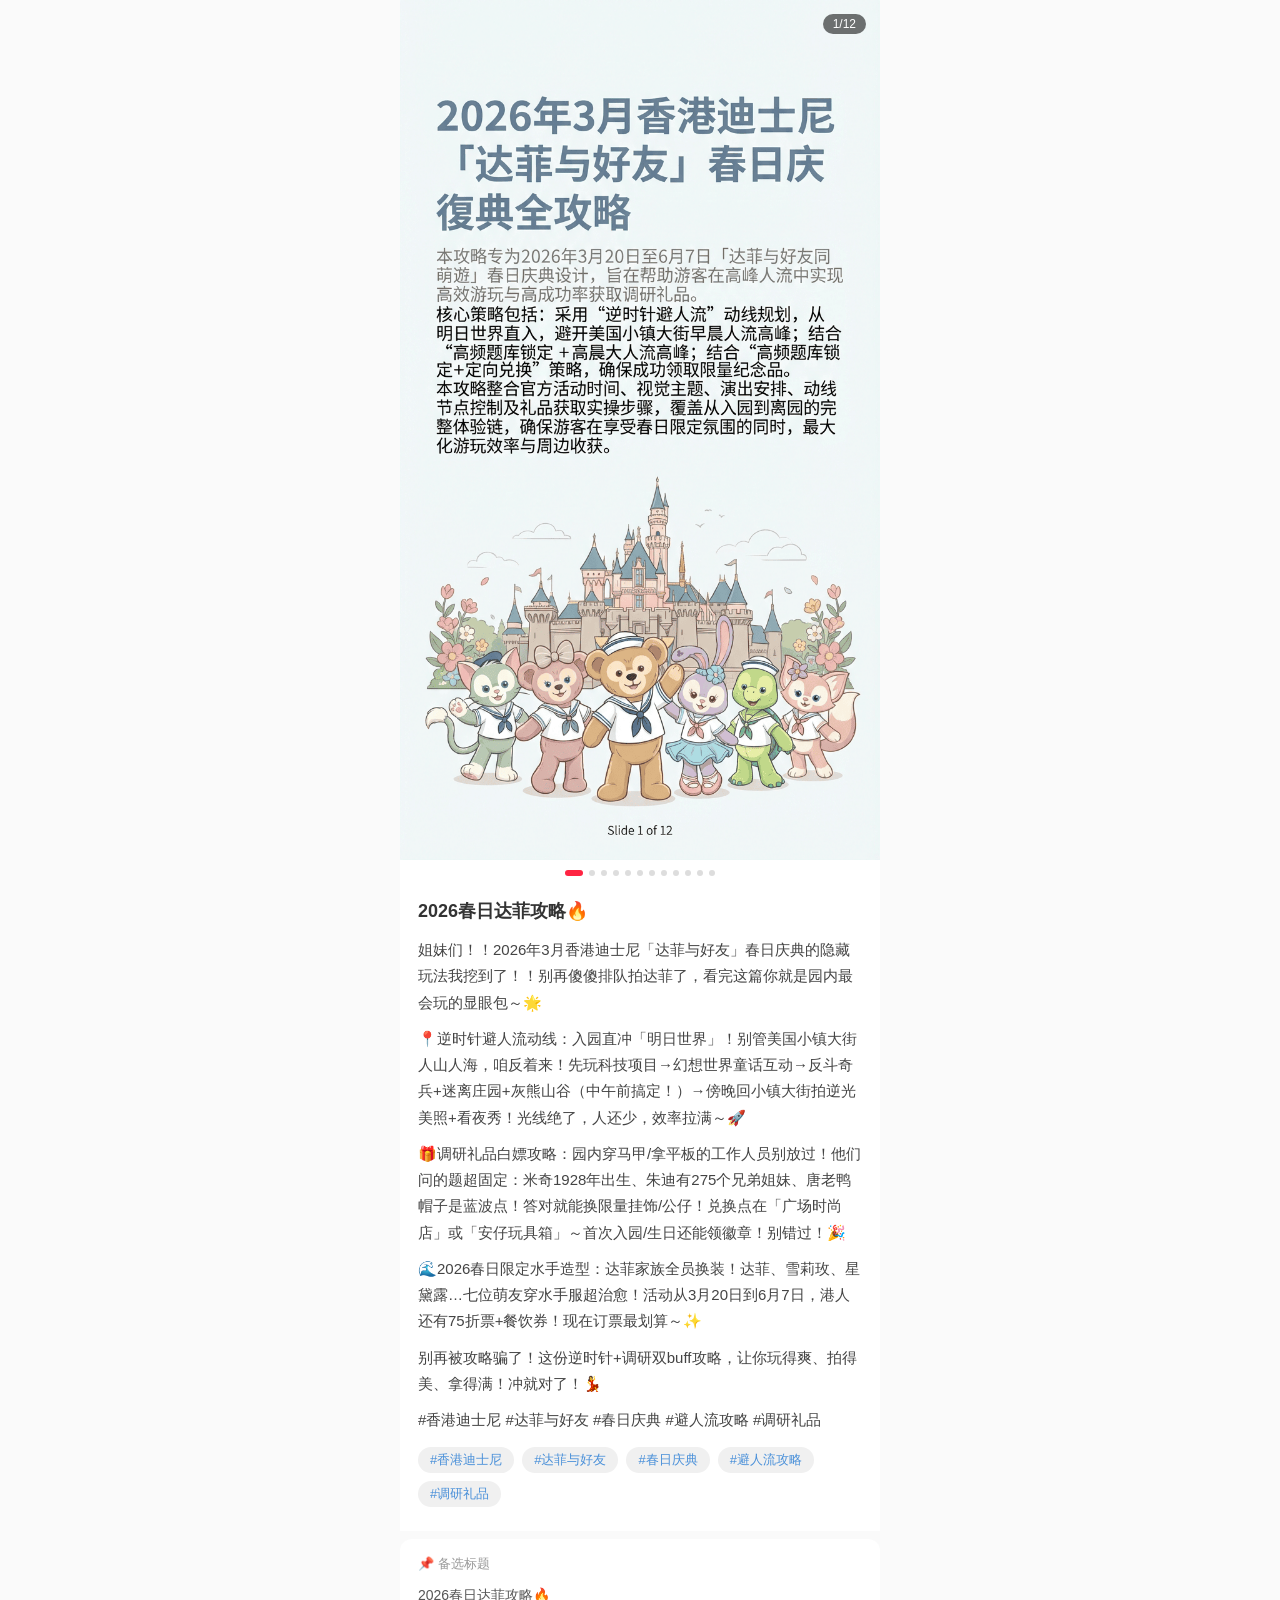
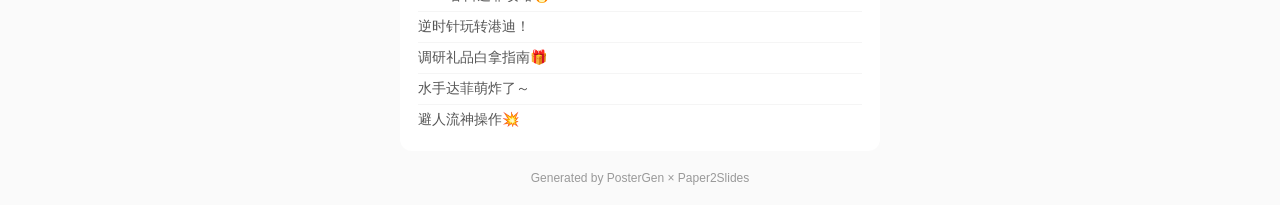
<file: static/images/report_job_20260426_173125_output_slides_xhs/xhs_slides/xhs_post.html>
<!DOCTYPE html>
<html lang="zh-CN">
<head>
<meta charset="UTF-8">
<meta name="viewport" content="width=device-width, initial-scale=1.0, maximum-scale=1.0, user-scalable=no">
<title>2026春日达菲攻略🔥</title>
<style>
  :root {
    --xhs-red: #ff2442;
    --xhs-bg: #fafafa;
    --xhs-card: #ffffff;
    --xhs-text: #333333;
    --xhs-sub: #999999;
    --xhs-tag: #f0f0f0;
    --radius: 12px;
  }
  * { margin: 0; padding: 0; box-sizing: border-box; }
  html { font-size: 16px; }
  body {
    font-family: -apple-system, BlinkMacSystemFont, "PingFang SC", "Helvetica Neue", "Microsoft YaHei", sans-serif;
    background: var(--xhs-bg);
    color: var(--xhs-text);
    max-width: 480px;
    margin: 0 auto;
    min-height: 100vh;
    -webkit-font-smoothing: antialiased;
  }

  /* ---- Carousel ---- */
  .carousel-wrap {
    position: relative;
    width: 100%;
    background: #000;
    overflow: hidden;
  }
  .carousel {
    display: flex;
    overflow-x: auto;
    scroll-snap-type: x mandatory;
    -webkit-overflow-scrolling: touch;
    scrollbar-width: none;
  }
  .carousel::-webkit-scrollbar { display: none; }
  .slide {
    flex: 0 0 100%;
    scroll-snap-align: start;
    display: flex;
    align-items: center;
    justify-content: center;
  }
  .slide img {
    width: 100%;
    height: auto;
    display: block;
    object-fit: contain;
  }

  /* ---- Counter ---- */
  .counter {
    position: absolute;
    top: 14px;
    right: 14px;
    background: rgba(0,0,0,.55);
    color: #fff;
    font-size: 12px;
    padding: 3px 10px;
    border-radius: 20px;
    pointer-events: none;
    z-index: 5;
  }

  /* ---- Dots ---- */
  .dots {
    display: flex;
    justify-content: center;
    gap: 6px;
    padding: 10px 0 6px;
    background: var(--xhs-card);
  }
  .dot {
    width: 6px; height: 6px;
    border-radius: 50%;
    background: #ddd;
    transition: all .3s;
    cursor: pointer;
  }
  .dot.active {
    background: var(--xhs-red);
    width: 18px;
    border-radius: 3px;
  }

  /* ---- Arrows ---- */
  .arrow {
    position: absolute;
    top: 50%;
    transform: translateY(-50%);
    width: 36px; height: 36px;
    background: rgba(255,255,255,.75);
    border: none;
    border-radius: 50%;
    font-size: 18px;
    color: #333;
    cursor: pointer;
    z-index: 5;
    display: flex;
    align-items: center;
    justify-content: center;
    opacity: 0;
    transition: opacity .2s;
  }
  .carousel-wrap:hover .arrow { opacity: 1; }
  .arrow-left { left: 10px; }
  .arrow-right { right: 10px; }

  /* ---- Content card ---- */
  .content {
    background: var(--xhs-card);
    padding: 16px 18px 24px;
  }
  .main-title {
    font-size: 18px;
    font-weight: 700;
    line-height: 1.5;
    margin-bottom: 12px;
    color: var(--xhs-text);
  }
  .body p {
    font-size: 15px;
    line-height: 1.75;
    margin-bottom: 10px;
    color: #444;
  }
  .tags {
    margin-top: 14px;
    display: flex;
    flex-wrap: wrap;
    gap: 8px;
  }
  .tag {
    display: inline-block;
    font-size: 13px;
    color: #4a90d9;
    background: var(--xhs-tag);
    padding: 4px 12px;
    border-radius: 20px;
  }

  /* ---- Alt titles ---- */
  .alt-titles {
    padding: 16px 18px;
    background: var(--xhs-card);
    margin-top: 8px;
    border-radius: var(--radius);
  }
  .alt-titles-label {
    font-size: 13px;
    color: var(--xhs-sub);
    margin-bottom: 8px;
  }
  .alt-title {
    font-size: 14px;
    color: #555;
    padding: 6px 0;
    border-bottom: 1px solid #f5f5f5;
  }
  .alt-title:last-child { border-bottom: none; }

  /* ---- Footer ---- */
  .footer {
    text-align: center;
    padding: 20px;
    font-size: 12px;
    color: var(--xhs-sub);
  }
</style>
</head>
<body>

  <div class="carousel-wrap">
    <div class="counter"><span id="cur">1</span>/12</div>
    <button class="arrow arrow-left" onclick="go(-1)">‹</button>
    <button class="arrow arrow-right" onclick="go(1)">›</button>
    <div class="carousel" id="carousel">
          <div class="slide"><img src="slide_01.png" alt="slide 1"></div>
          <div class="slide"><img src="slide_02.png" alt="slide 2"></div>
          <div class="slide"><img src="slide_03.png" alt="slide 3"></div>
          <div class="slide"><img src="slide_04.png" alt="slide 4"></div>
          <div class="slide"><img src="slide_05.png" alt="slide 5"></div>
          <div class="slide"><img src="slide_06.png" alt="slide 6"></div>
          <div class="slide"><img src="slide_07.png" alt="slide 7"></div>
          <div class="slide"><img src="slide_08.png" alt="slide 8"></div>
          <div class="slide"><img src="slide_09.png" alt="slide 9"></div>
          <div class="slide"><img src="slide_10.png" alt="slide 10"></div>
          <div class="slide"><img src="slide_11.png" alt="slide 11"></div>
          <div class="slide"><img src="slide_12.png" alt="slide 12"></div>
    </div>
  </div>

  <div class="dots" id="dots">
          <span class="dot active" data-idx="0"></span>
          <span class="dot" data-idx="1"></span>
          <span class="dot" data-idx="2"></span>
          <span class="dot" data-idx="3"></span>
          <span class="dot" data-idx="4"></span>
          <span class="dot" data-idx="5"></span>
          <span class="dot" data-idx="6"></span>
          <span class="dot" data-idx="7"></span>
          <span class="dot" data-idx="8"></span>
          <span class="dot" data-idx="9"></span>
          <span class="dot" data-idx="10"></span>
          <span class="dot" data-idx="11"></span>
  </div>

  <div class="content">
    <div class="main-title">2026春日达菲攻略🔥</div>
    <div class="body">
        <p>姐妹们！！2026年3月香港迪士尼「达菲与好友」春日庆典的隐藏玩法我挖到了！！别再傻傻排队拍达菲了，看完这篇你就是园内最会玩的显眼包～🌟</p>
        <p>📍逆时针避人流动线：入园直冲「明日世界」！别管美国小镇大街人山人海，咱反着来！先玩科技项目→幻想世界童话互动→反斗奇兵+迷离庄园+灰熊山谷（中午前搞定！）→傍晚回小镇大街拍逆光美照+看夜秀！光线绝了，人还少，效率拉满～🚀</p>
        <p>🎁调研礼品白嫖攻略：园内穿马甲/拿平板的工作人员别放过！他们问的题超固定：米奇1928年出生、朱迪有275个兄弟姐妹、唐老鸭帽子是蓝波点！答对就能换限量挂饰/公仔！兑换点在「广场时尚店」或「安仔玩具箱」～首次入园/生日还能领徽章！别错过！🎉</p>
        <p>🌊2026春日限定水手造型：达菲家族全员换装！达菲、雪莉玫、星黛露…七位萌友穿水手服超治愈！活动从3月20日到6月7日，港人还有75折票+餐饮券！现在订票最划算～✨</p>
        <p>别再被攻略骗了！这份逆时针+调研双buff攻略，让你玩得爽、拍得美、拿得满！冲就对了！💃</p>
        <p>#香港迪士尼 #达菲与好友 #春日庆典 #避人流攻略 #调研礼品</p>
    </div>
    <div class="tags">
      <span class="tag">#香港迪士尼</span> <span class="tag">#达菲与好友</span> <span class="tag">#春日庆典</span> <span class="tag">#避人流攻略</span> <span class="tag">#调研礼品</span>
    </div>
  </div>

  <div class="alt-titles">
    <div class="alt-titles-label">📌 备选标题</div>
            <div class="alt-title">2026春日达菲攻略🔥</div>
            <div class="alt-title">逆时针玩转港迪！</div>
            <div class="alt-title">调研礼品白拿指南🎁</div>
            <div class="alt-title">水手达菲萌炸了～</div>
            <div class="alt-title">避人流神操作💥</div>
  </div>

  <div class="footer">Generated by PosterGen × Paper2Slides</div>

<script>
(function() {
  const carousel = document.getElementById('carousel');
  const dots = document.querySelectorAll('.dot');
  const counter = document.getElementById('cur');
  const total = 12;
  let idx = 0;

  function update(i) {
    idx = Math.max(0, Math.min(i, total - 1));
    carousel.children[idx].scrollIntoView({ behavior: 'smooth', block: 'nearest', inline: 'start' });
    dots.forEach((d, j) => d.classList.toggle('active', j === idx));
    counter.textContent = idx + 1;
  }

  carousel.addEventListener('scroll', function() {
    const w = carousel.offsetWidth;
    const newIdx = Math.round(carousel.scrollLeft / w);
    if (newIdx !== idx && newIdx >= 0 && newIdx < total) {
      idx = newIdx;
      dots.forEach((d, j) => d.classList.toggle('active', j === idx));
      counter.textContent = idx + 1;
    }
  });

  dots.forEach(d => d.addEventListener('click', function() {
    update(parseInt(this.dataset.idx));
  }));

  window.go = function(dir) { update(idx + dir); };

  document.addEventListener('keydown', function(e) {
    if (e.key === 'ArrowLeft') update(idx - 1);
    if (e.key === 'ArrowRight') update(idx + 1);
  });
})();
</script>

</body>
</html>
</file>
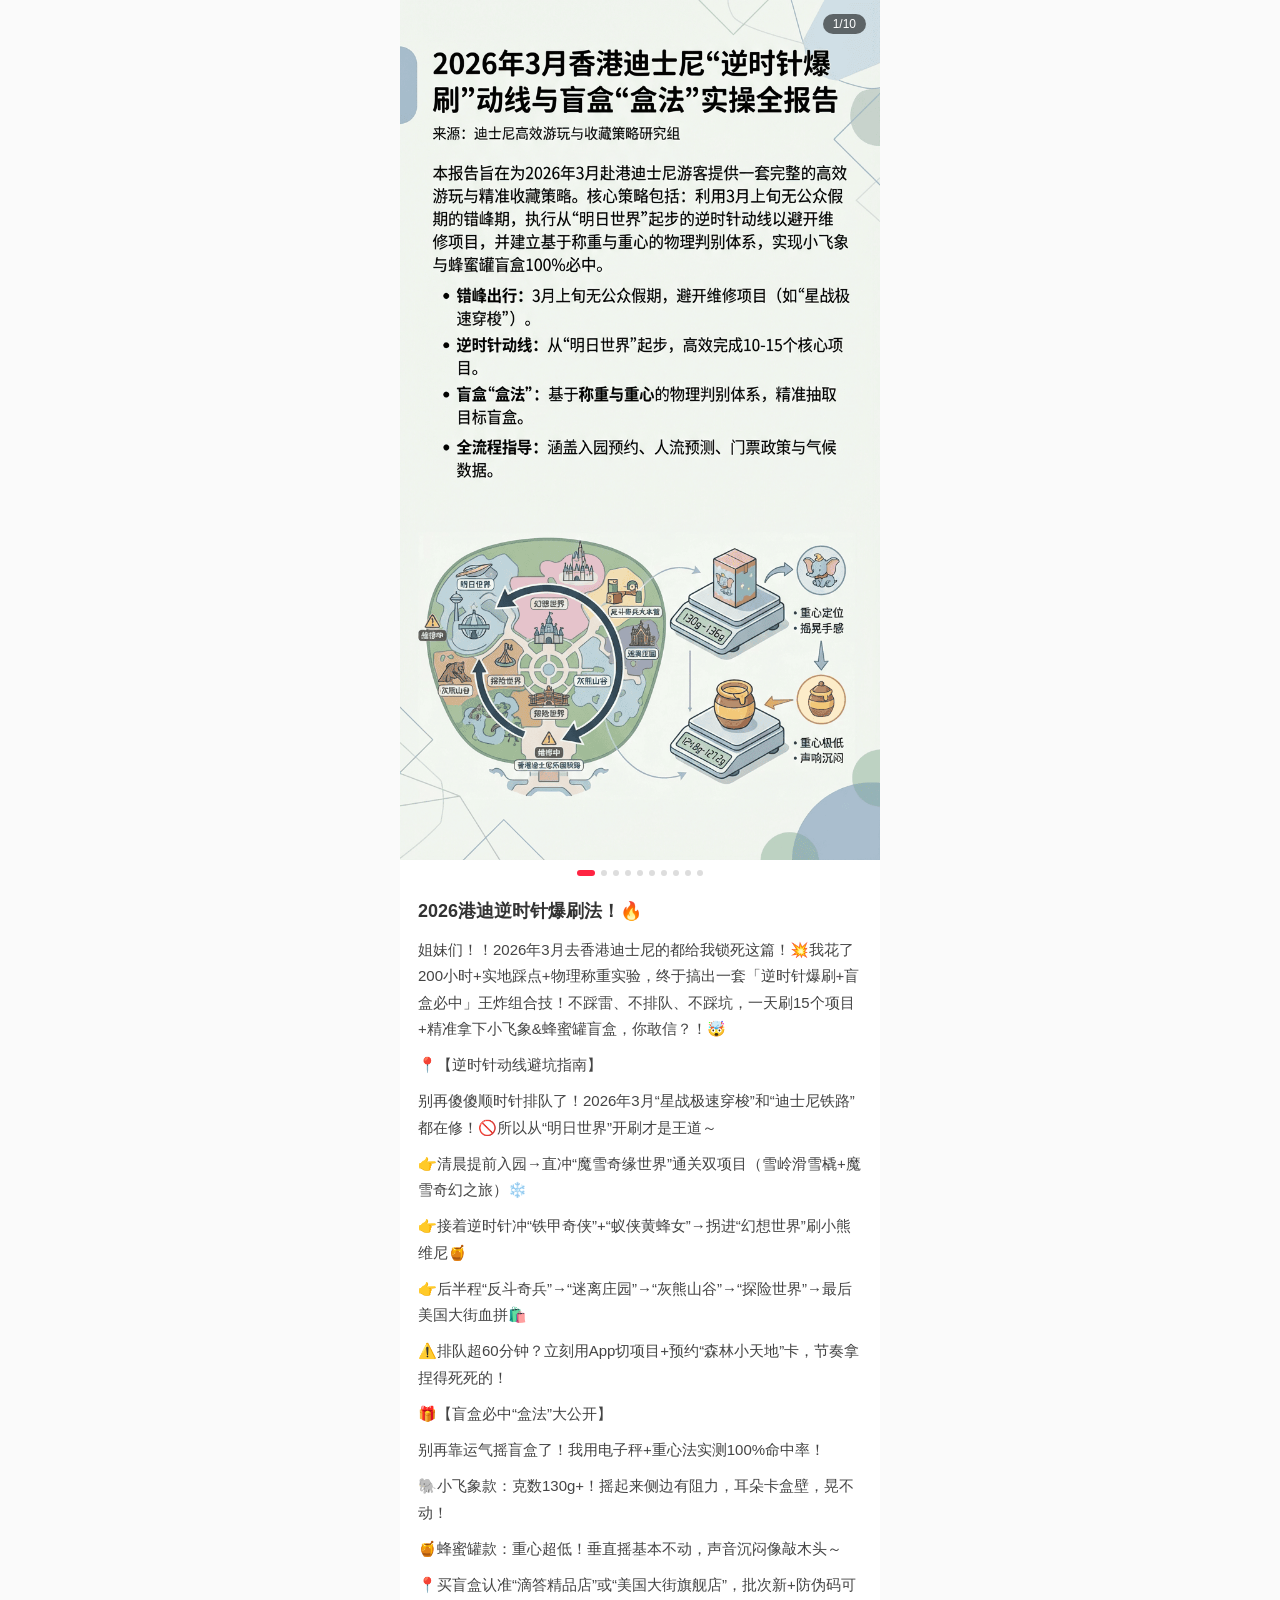
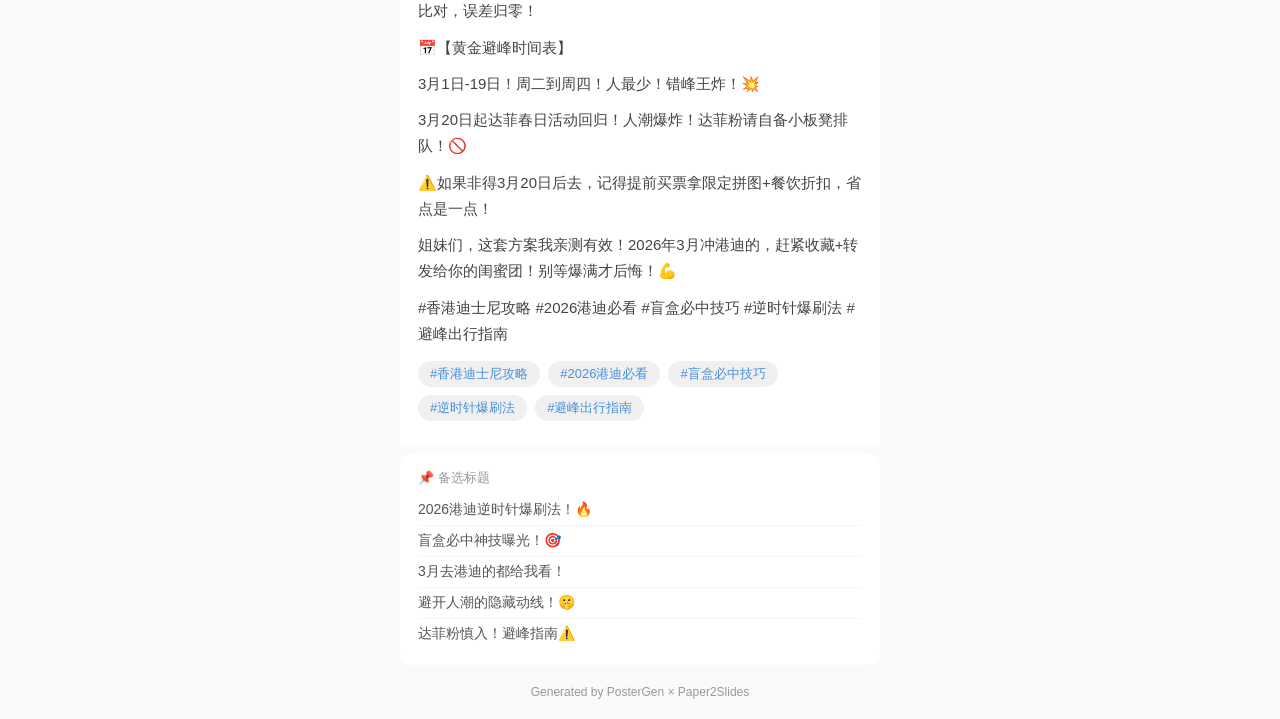
<file: static/images/report_job_20260426_173147_output_slides_xhs/xhs_slides/xhs_post.html>
<!DOCTYPE html>
<html lang="zh-CN">
<head>
<meta charset="UTF-8">
<meta name="viewport" content="width=device-width, initial-scale=1.0, maximum-scale=1.0, user-scalable=no">
<title>2026港迪逆时针爆刷法！🔥</title>
<style>
  :root {
    --xhs-red: #ff2442;
    --xhs-bg: #fafafa;
    --xhs-card: #ffffff;
    --xhs-text: #333333;
    --xhs-sub: #999999;
    --xhs-tag: #f0f0f0;
    --radius: 12px;
  }
  * { margin: 0; padding: 0; box-sizing: border-box; }
  html { font-size: 16px; }
  body {
    font-family: -apple-system, BlinkMacSystemFont, "PingFang SC", "Helvetica Neue", "Microsoft YaHei", sans-serif;
    background: var(--xhs-bg);
    color: var(--xhs-text);
    max-width: 480px;
    margin: 0 auto;
    min-height: 100vh;
    -webkit-font-smoothing: antialiased;
  }

  /* ---- Carousel ---- */
  .carousel-wrap {
    position: relative;
    width: 100%;
    background: #000;
    overflow: hidden;
  }
  .carousel {
    display: flex;
    overflow-x: auto;
    scroll-snap-type: x mandatory;
    -webkit-overflow-scrolling: touch;
    scrollbar-width: none;
  }
  .carousel::-webkit-scrollbar { display: none; }
  .slide {
    flex: 0 0 100%;
    scroll-snap-align: start;
    display: flex;
    align-items: center;
    justify-content: center;
  }
  .slide img {
    width: 100%;
    height: auto;
    display: block;
    object-fit: contain;
  }

  /* ---- Counter ---- */
  .counter {
    position: absolute;
    top: 14px;
    right: 14px;
    background: rgba(0,0,0,.55);
    color: #fff;
    font-size: 12px;
    padding: 3px 10px;
    border-radius: 20px;
    pointer-events: none;
    z-index: 5;
  }

  /* ---- Dots ---- */
  .dots {
    display: flex;
    justify-content: center;
    gap: 6px;
    padding: 10px 0 6px;
    background: var(--xhs-card);
  }
  .dot {
    width: 6px; height: 6px;
    border-radius: 50%;
    background: #ddd;
    transition: all .3s;
    cursor: pointer;
  }
  .dot.active {
    background: var(--xhs-red);
    width: 18px;
    border-radius: 3px;
  }

  /* ---- Arrows ---- */
  .arrow {
    position: absolute;
    top: 50%;
    transform: translateY(-50%);
    width: 36px; height: 36px;
    background: rgba(255,255,255,.75);
    border: none;
    border-radius: 50%;
    font-size: 18px;
    color: #333;
    cursor: pointer;
    z-index: 5;
    display: flex;
    align-items: center;
    justify-content: center;
    opacity: 0;
    transition: opacity .2s;
  }
  .carousel-wrap:hover .arrow { opacity: 1; }
  .arrow-left { left: 10px; }
  .arrow-right { right: 10px; }

  /* ---- Content card ---- */
  .content {
    background: var(--xhs-card);
    padding: 16px 18px 24px;
  }
  .main-title {
    font-size: 18px;
    font-weight: 700;
    line-height: 1.5;
    margin-bottom: 12px;
    color: var(--xhs-text);
  }
  .body p {
    font-size: 15px;
    line-height: 1.75;
    margin-bottom: 10px;
    color: #444;
  }
  .tags {
    margin-top: 14px;
    display: flex;
    flex-wrap: wrap;
    gap: 8px;
  }
  .tag {
    display: inline-block;
    font-size: 13px;
    color: #4a90d9;
    background: var(--xhs-tag);
    padding: 4px 12px;
    border-radius: 20px;
  }

  /* ---- Alt titles ---- */
  .alt-titles {
    padding: 16px 18px;
    background: var(--xhs-card);
    margin-top: 8px;
    border-radius: var(--radius);
  }
  .alt-titles-label {
    font-size: 13px;
    color: var(--xhs-sub);
    margin-bottom: 8px;
  }
  .alt-title {
    font-size: 14px;
    color: #555;
    padding: 6px 0;
    border-bottom: 1px solid #f5f5f5;
  }
  .alt-title:last-child { border-bottom: none; }

  /* ---- Footer ---- */
  .footer {
    text-align: center;
    padding: 20px;
    font-size: 12px;
    color: var(--xhs-sub);
  }
</style>
</head>
<body>

  <div class="carousel-wrap">
    <div class="counter"><span id="cur">1</span>/10</div>
    <button class="arrow arrow-left" onclick="go(-1)">‹</button>
    <button class="arrow arrow-right" onclick="go(1)">›</button>
    <div class="carousel" id="carousel">
          <div class="slide"><img src="slide_01.png" alt="slide 1"></div>
          <div class="slide"><img src="slide_02.png" alt="slide 2"></div>
          <div class="slide"><img src="slide_03.png" alt="slide 3"></div>
          <div class="slide"><img src="slide_04.png" alt="slide 4"></div>
          <div class="slide"><img src="slide_05.png" alt="slide 5"></div>
          <div class="slide"><img src="slide_06.png" alt="slide 6"></div>
          <div class="slide"><img src="slide_07.png" alt="slide 7"></div>
          <div class="slide"><img src="slide_08.png" alt="slide 8"></div>
          <div class="slide"><img src="slide_09.png" alt="slide 9"></div>
          <div class="slide"><img src="slide_10.png" alt="slide 10"></div>
    </div>
  </div>

  <div class="dots" id="dots">
          <span class="dot active" data-idx="0"></span>
          <span class="dot" data-idx="1"></span>
          <span class="dot" data-idx="2"></span>
          <span class="dot" data-idx="3"></span>
          <span class="dot" data-idx="4"></span>
          <span class="dot" data-idx="5"></span>
          <span class="dot" data-idx="6"></span>
          <span class="dot" data-idx="7"></span>
          <span class="dot" data-idx="8"></span>
          <span class="dot" data-idx="9"></span>
  </div>

  <div class="content">
    <div class="main-title">2026港迪逆时针爆刷法！🔥</div>
    <div class="body">
        <p>姐妹们！！2026年3月去香港迪士尼的都给我锁死这篇！💥我花了200小时+实地踩点+物理称重实验，终于搞出一套「逆时针爆刷+盲盒必中」王炸组合技！不踩雷、不排队、不踩坑，一天刷15个项目+精准拿下小飞象&amp;蜂蜜罐盲盒，你敢信？！🤯</p>
        <p>📍【逆时针动线避坑指南】</p>
        <p>别再傻傻顺时针排队了！2026年3月“星战极速穿梭”和“迪士尼铁路”都在修！🚫所以从“明日世界”开刷才是王道～</p>
        <p>👉清晨提前入园→直冲“魔雪奇缘世界”通关双项目（雪岭滑雪橇+魔雪奇幻之旅）❄️</p>
        <p>👉接着逆时针冲“铁甲奇侠”+“蚁侠黄蜂女”→拐进“幻想世界”刷小熊维尼🍯</p>
        <p>👉后半程“反斗奇兵”→“迷离庄园”→“灰熊山谷”→“探险世界”→最后美国大街血拼🛍️</p>
        <p>⚠️排队超60分钟？立刻用App切项目+预约“森林小天地”卡，节奏拿捏得死死的！</p>
        <p>🎁【盲盒必中“盒法”大公开】</p>
        <p>别再靠运气摇盲盒了！我用电子秤+重心法实测100%命中率！</p>
        <p>🐘小飞象款：克数130g+！摇起来侧边有阻力，耳朵卡盒壁，晃不动！</p>
        <p>🍯蜂蜜罐款：重心超低！垂直摇基本不动，声音沉闷像敲木头～</p>
        <p>📍买盲盒认准“滴答精品店”或“美国大街旗舰店”，批次新+防伪码可比对，误差归零！</p>
        <p>📅【黄金避峰时间表】</p>
        <p>3月1日-19日！周二到周四！人最少！错峰王炸！💥</p>
        <p>3月20日起达菲春日活动回归！人潮爆炸！达菲粉请自备小板凳排队！🚫</p>
        <p>⚠️如果非得3月20日后去，记得提前买票拿限定拼图+餐饮折扣，省点是一点！</p>
        <p>姐妹们，这套方案我亲测有效！2026年3月冲港迪的，赶紧收藏+转发给你的闺蜜团！别等爆满才后悔！💪</p>
        <p>#香港迪士尼攻略 #2026港迪必看 #盲盒必中技巧 #逆时针爆刷法 #避峰出行指南</p>
    </div>
    <div class="tags">
      <span class="tag">#香港迪士尼攻略</span> <span class="tag">#2026港迪必看</span> <span class="tag">#盲盒必中技巧</span> <span class="tag">#逆时针爆刷法</span> <span class="tag">#避峰出行指南</span>
    </div>
  </div>

  <div class="alt-titles">
    <div class="alt-titles-label">📌 备选标题</div>
            <div class="alt-title">2026港迪逆时针爆刷法！🔥</div>
            <div class="alt-title">盲盒必中神技曝光！🎯</div>
            <div class="alt-title">3月去港迪的都给我看！</div>
            <div class="alt-title">避开人潮的隐藏动线！🤫</div>
            <div class="alt-title">达菲粉慎入！避峰指南⚠️</div>
  </div>

  <div class="footer">Generated by PosterGen × Paper2Slides</div>

<script>
(function() {
  const carousel = document.getElementById('carousel');
  const dots = document.querySelectorAll('.dot');
  const counter = document.getElementById('cur');
  const total = 10;
  let idx = 0;

  function update(i) {
    idx = Math.max(0, Math.min(i, total - 1));
    carousel.children[idx].scrollIntoView({ behavior: 'smooth', block: 'nearest', inline: 'start' });
    dots.forEach((d, j) => d.classList.toggle('active', j === idx));
    counter.textContent = idx + 1;
  }

  carousel.addEventListener('scroll', function() {
    const w = carousel.offsetWidth;
    const newIdx = Math.round(carousel.scrollLeft / w);
    if (newIdx !== idx && newIdx >= 0 && newIdx < total) {
      idx = newIdx;
      dots.forEach((d, j) => d.classList.toggle('active', j === idx));
      counter.textContent = idx + 1;
    }
  });

  dots.forEach(d => d.addEventListener('click', function() {
    update(parseInt(this.dataset.idx));
  }));

  window.go = function(dir) { update(idx + dir); };

  document.addEventListener('keydown', function(e) {
    if (e.key === 'ArrowLeft') update(idx - 1);
    if (e.key === 'ArrowRight') update(idx + 1);
  });
})();
</script>

</body>
</html>
</file>
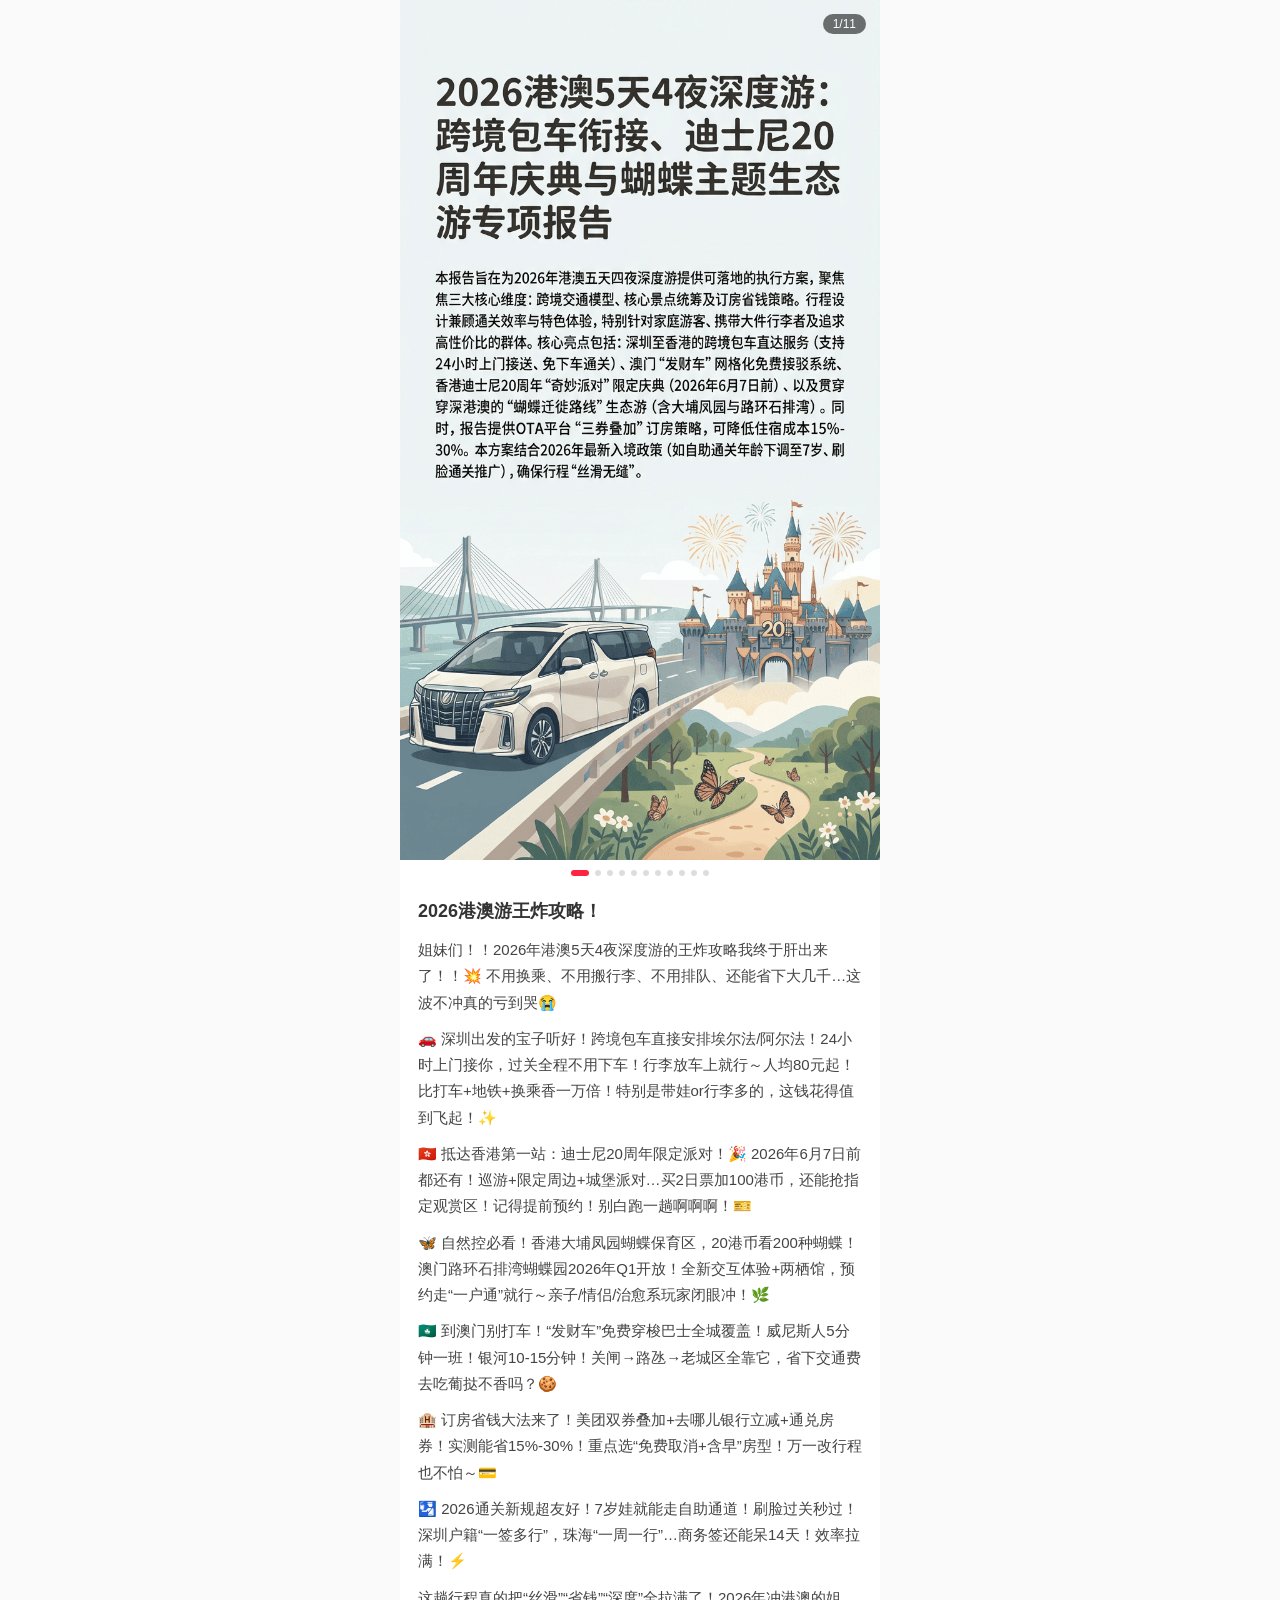
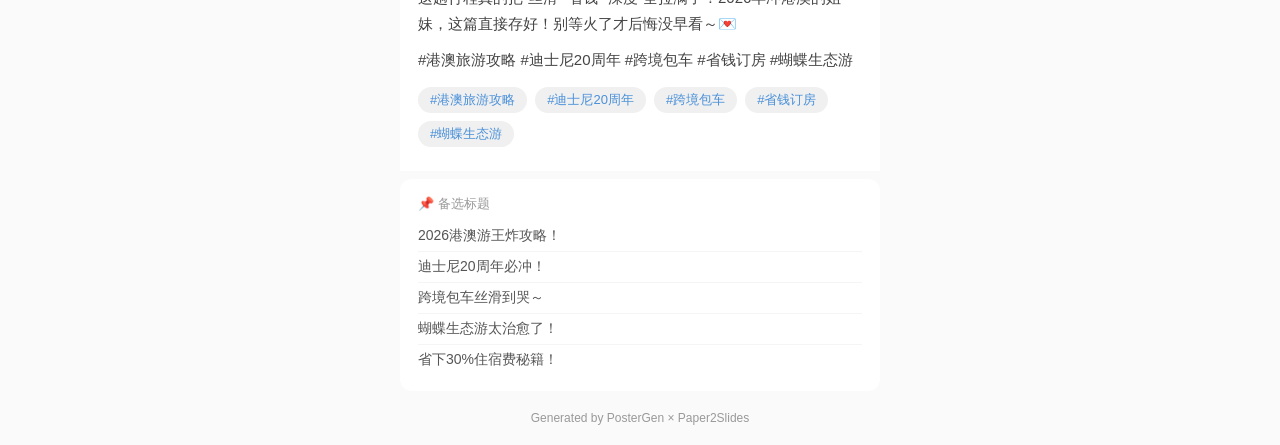
<file: static/images/report_job_20260426_173154_output_slides_xhs/xhs_slides/xhs_post.html>
<!DOCTYPE html>
<html lang="zh-CN">
<head>
<meta charset="UTF-8">
<meta name="viewport" content="width=device-width, initial-scale=1.0, maximum-scale=1.0, user-scalable=no">
<title>2026港澳游王炸攻略！</title>
<style>
  :root {
    --xhs-red: #ff2442;
    --xhs-bg: #fafafa;
    --xhs-card: #ffffff;
    --xhs-text: #333333;
    --xhs-sub: #999999;
    --xhs-tag: #f0f0f0;
    --radius: 12px;
  }
  * { margin: 0; padding: 0; box-sizing: border-box; }
  html { font-size: 16px; }
  body {
    font-family: -apple-system, BlinkMacSystemFont, "PingFang SC", "Helvetica Neue", "Microsoft YaHei", sans-serif;
    background: var(--xhs-bg);
    color: var(--xhs-text);
    max-width: 480px;
    margin: 0 auto;
    min-height: 100vh;
    -webkit-font-smoothing: antialiased;
  }

  /* ---- Carousel ---- */
  .carousel-wrap {
    position: relative;
    width: 100%;
    background: #000;
    overflow: hidden;
  }
  .carousel {
    display: flex;
    overflow-x: auto;
    scroll-snap-type: x mandatory;
    -webkit-overflow-scrolling: touch;
    scrollbar-width: none;
  }
  .carousel::-webkit-scrollbar { display: none; }
  .slide {
    flex: 0 0 100%;
    scroll-snap-align: start;
    display: flex;
    align-items: center;
    justify-content: center;
  }
  .slide img {
    width: 100%;
    height: auto;
    display: block;
    object-fit: contain;
  }

  /* ---- Counter ---- */
  .counter {
    position: absolute;
    top: 14px;
    right: 14px;
    background: rgba(0,0,0,.55);
    color: #fff;
    font-size: 12px;
    padding: 3px 10px;
    border-radius: 20px;
    pointer-events: none;
    z-index: 5;
  }

  /* ---- Dots ---- */
  .dots {
    display: flex;
    justify-content: center;
    gap: 6px;
    padding: 10px 0 6px;
    background: var(--xhs-card);
  }
  .dot {
    width: 6px; height: 6px;
    border-radius: 50%;
    background: #ddd;
    transition: all .3s;
    cursor: pointer;
  }
  .dot.active {
    background: var(--xhs-red);
    width: 18px;
    border-radius: 3px;
  }

  /* ---- Arrows ---- */
  .arrow {
    position: absolute;
    top: 50%;
    transform: translateY(-50%);
    width: 36px; height: 36px;
    background: rgba(255,255,255,.75);
    border: none;
    border-radius: 50%;
    font-size: 18px;
    color: #333;
    cursor: pointer;
    z-index: 5;
    display: flex;
    align-items: center;
    justify-content: center;
    opacity: 0;
    transition: opacity .2s;
  }
  .carousel-wrap:hover .arrow { opacity: 1; }
  .arrow-left { left: 10px; }
  .arrow-right { right: 10px; }

  /* ---- Content card ---- */
  .content {
    background: var(--xhs-card);
    padding: 16px 18px 24px;
  }
  .main-title {
    font-size: 18px;
    font-weight: 700;
    line-height: 1.5;
    margin-bottom: 12px;
    color: var(--xhs-text);
  }
  .body p {
    font-size: 15px;
    line-height: 1.75;
    margin-bottom: 10px;
    color: #444;
  }
  .tags {
    margin-top: 14px;
    display: flex;
    flex-wrap: wrap;
    gap: 8px;
  }
  .tag {
    display: inline-block;
    font-size: 13px;
    color: #4a90d9;
    background: var(--xhs-tag);
    padding: 4px 12px;
    border-radius: 20px;
  }

  /* ---- Alt titles ---- */
  .alt-titles {
    padding: 16px 18px;
    background: var(--xhs-card);
    margin-top: 8px;
    border-radius: var(--radius);
  }
  .alt-titles-label {
    font-size: 13px;
    color: var(--xhs-sub);
    margin-bottom: 8px;
  }
  .alt-title {
    font-size: 14px;
    color: #555;
    padding: 6px 0;
    border-bottom: 1px solid #f5f5f5;
  }
  .alt-title:last-child { border-bottom: none; }

  /* ---- Footer ---- */
  .footer {
    text-align: center;
    padding: 20px;
    font-size: 12px;
    color: var(--xhs-sub);
  }
</style>
</head>
<body>

  <div class="carousel-wrap">
    <div class="counter"><span id="cur">1</span>/11</div>
    <button class="arrow arrow-left" onclick="go(-1)">‹</button>
    <button class="arrow arrow-right" onclick="go(1)">›</button>
    <div class="carousel" id="carousel">
          <div class="slide"><img src="slide_01.png" alt="slide 1"></div>
          <div class="slide"><img src="slide_02.png" alt="slide 2"></div>
          <div class="slide"><img src="slide_03.png" alt="slide 3"></div>
          <div class="slide"><img src="slide_04.png" alt="slide 4"></div>
          <div class="slide"><img src="slide_05.png" alt="slide 5"></div>
          <div class="slide"><img src="slide_06.png" alt="slide 6"></div>
          <div class="slide"><img src="slide_07.png" alt="slide 7"></div>
          <div class="slide"><img src="slide_08.png" alt="slide 8"></div>
          <div class="slide"><img src="slide_09.png" alt="slide 9"></div>
          <div class="slide"><img src="slide_10.png" alt="slide 10"></div>
          <div class="slide"><img src="slide_11.png" alt="slide 11"></div>
    </div>
  </div>

  <div class="dots" id="dots">
          <span class="dot active" data-idx="0"></span>
          <span class="dot" data-idx="1"></span>
          <span class="dot" data-idx="2"></span>
          <span class="dot" data-idx="3"></span>
          <span class="dot" data-idx="4"></span>
          <span class="dot" data-idx="5"></span>
          <span class="dot" data-idx="6"></span>
          <span class="dot" data-idx="7"></span>
          <span class="dot" data-idx="8"></span>
          <span class="dot" data-idx="9"></span>
          <span class="dot" data-idx="10"></span>
  </div>

  <div class="content">
    <div class="main-title">2026港澳游王炸攻略！</div>
    <div class="body">
        <p>姐妹们！！2026年港澳5天4夜深度游的王炸攻略我终于肝出来了！！💥 不用换乘、不用搬行李、不用排队、还能省下大几千…这波不冲真的亏到哭😭</p>
        <p>🚗 深圳出发的宝子听好！跨境包车直接安排埃尔法/阿尔法！24小时上门接你，过关全程不用下车！行李放车上就行～人均80元起！比打车+地铁+换乘香一万倍！特别是带娃or行李多的，这钱花得值到飞起！✨</p>
        <p>🇭🇰 抵达香港第一站：迪士尼20周年限定派对！🎉 2026年6月7日前都还有！巡游+限定周边+城堡派对…买2日票加100港币，还能抢指定观赏区！记得提前预约！别白跑一趟啊啊啊！🎫</p>
        <p>🦋 自然控必看！香港大埔凤园蝴蝶保育区，20港币看200种蝴蝶！澳门路环石排湾蝴蝶园2026年Q1开放！全新交互体验+两栖馆，预约走“一户通”就行～亲子/情侣/治愈系玩家闭眼冲！🌿</p>
        <p>🇲🇴 到澳门别打车！“发财车”免费穿梭巴士全城覆盖！威尼斯人5分钟一班！银河10-15分钟！关闸→路氹→老城区全靠它，省下交通费去吃葡挞不香吗？🍪</p>
        <p>🏨 订房省钱大法来了！美团双券叠加+去哪儿银行立减+通兑房券！实测能省15%-30%！重点选“免费取消+含早”房型！万一改行程也不怕～💳</p>
        <p>🛂 2026通关新规超友好！7岁娃就能走自助通道！刷脸过关秒过！深圳户籍“一签多行”，珠海“一周一行”…商务签还能呆14天！效率拉满！⚡️</p>
        <p>这趟行程真的把“丝滑”“省钱”“深度”全拉满了！2026年冲港澳的姐妹，这篇直接存好！别等火了才后悔没早看～💌</p>
        <p>#港澳旅游攻略 #迪士尼20周年 #跨境包车 #省钱订房 #蝴蝶生态游</p>
    </div>
    <div class="tags">
      <span class="tag">#港澳旅游攻略</span> <span class="tag">#迪士尼20周年</span> <span class="tag">#跨境包车</span> <span class="tag">#省钱订房</span> <span class="tag">#蝴蝶生态游</span>
    </div>
  </div>

  <div class="alt-titles">
    <div class="alt-titles-label">📌 备选标题</div>
            <div class="alt-title">2026港澳游王炸攻略！</div>
            <div class="alt-title">迪士尼20周年必冲！</div>
            <div class="alt-title">跨境包车丝滑到哭～</div>
            <div class="alt-title">蝴蝶生态游太治愈了！</div>
            <div class="alt-title">省下30%住宿费秘籍！</div>
  </div>

  <div class="footer">Generated by PosterGen × Paper2Slides</div>

<script>
(function() {
  const carousel = document.getElementById('carousel');
  const dots = document.querySelectorAll('.dot');
  const counter = document.getElementById('cur');
  const total = 11;
  let idx = 0;

  function update(i) {
    idx = Math.max(0, Math.min(i, total - 1));
    carousel.children[idx].scrollIntoView({ behavior: 'smooth', block: 'nearest', inline: 'start' });
    dots.forEach((d, j) => d.classList.toggle('active', j === idx));
    counter.textContent = idx + 1;
  }

  carousel.addEventListener('scroll', function() {
    const w = carousel.offsetWidth;
    const newIdx = Math.round(carousel.scrollLeft / w);
    if (newIdx !== idx && newIdx >= 0 && newIdx < total) {
      idx = newIdx;
      dots.forEach((d, j) => d.classList.toggle('active', j === idx));
      counter.textContent = idx + 1;
    }
  });

  dots.forEach(d => d.addEventListener('click', function() {
    update(parseInt(this.dataset.idx));
  }));

  window.go = function(dir) { update(idx + dir); };

  document.addEventListener('keydown', function(e) {
    if (e.key === 'ArrowLeft') update(idx - 1);
    if (e.key === 'ArrowRight') update(idx + 1);
  });
})();
</script>

</body>
</html>
</file>
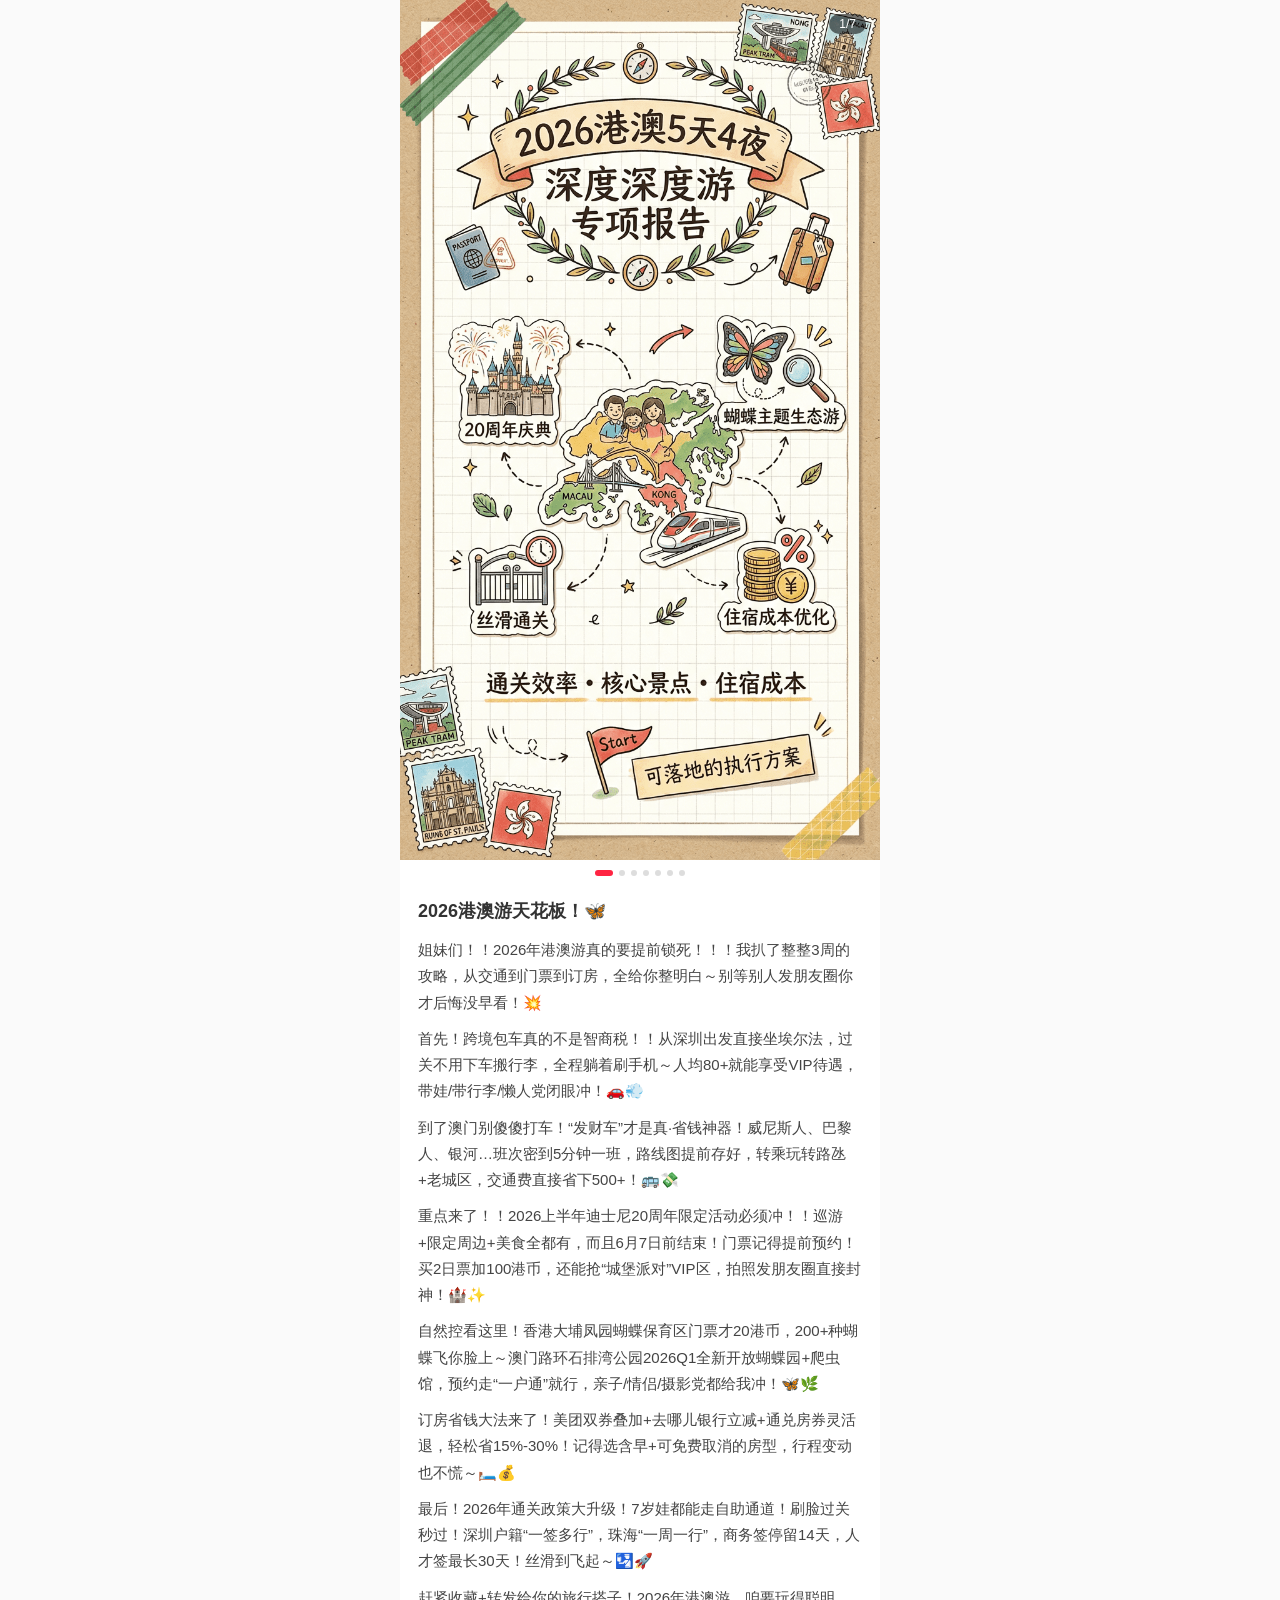
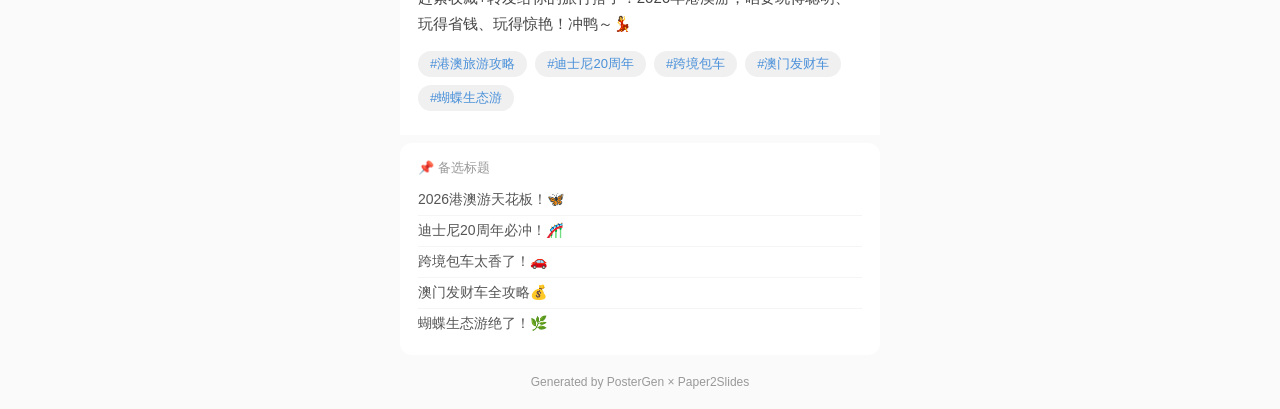
<file: static/images/output_handdrawn/result1/xhs_slides/xhs_post.html>
<!DOCTYPE html>
<html lang="zh-CN">
<head>
<meta charset="UTF-8">
<meta name="viewport" content="width=device-width, initial-scale=1.0, maximum-scale=1.0, user-scalable=no">
<title>2026港澳游天花板！🦋</title>
<style>
  :root {
    --xhs-red: #ff2442;
    --xhs-bg: #fafafa;
    --xhs-card: #ffffff;
    --xhs-text: #333333;
    --xhs-sub: #999999;
    --xhs-tag: #f0f0f0;
    --radius: 12px;
  }
  * { margin: 0; padding: 0; box-sizing: border-box; }
  html { font-size: 16px; }
  body {
    font-family: -apple-system, BlinkMacSystemFont, "PingFang SC", "Helvetica Neue", "Microsoft YaHei", sans-serif;
    background: var(--xhs-bg);
    color: var(--xhs-text);
    max-width: 480px;
    margin: 0 auto;
    min-height: 100vh;
    -webkit-font-smoothing: antialiased;
  }

  /* ---- Carousel ---- */
  .carousel-wrap {
    position: relative;
    width: 100%;
    background: #000;
    overflow: hidden;
  }
  .carousel {
    display: flex;
    overflow-x: auto;
    scroll-snap-type: x mandatory;
    -webkit-overflow-scrolling: touch;
    scrollbar-width: none;
  }
  .carousel::-webkit-scrollbar { display: none; }
  .slide {
    flex: 0 0 100%;
    scroll-snap-align: start;
    display: flex;
    align-items: center;
    justify-content: center;
  }
  .slide img {
    width: 100%;
    height: auto;
    display: block;
    object-fit: contain;
  }

  /* ---- Counter ---- */
  .counter {
    position: absolute;
    top: 14px;
    right: 14px;
    background: rgba(0,0,0,.55);
    color: #fff;
    font-size: 12px;
    padding: 3px 10px;
    border-radius: 20px;
    pointer-events: none;
    z-index: 5;
  }

  /* ---- Dots ---- */
  .dots {
    display: flex;
    justify-content: center;
    gap: 6px;
    padding: 10px 0 6px;
    background: var(--xhs-card);
  }
  .dot {
    width: 6px; height: 6px;
    border-radius: 50%;
    background: #ddd;
    transition: all .3s;
    cursor: pointer;
  }
  .dot.active {
    background: var(--xhs-red);
    width: 18px;
    border-radius: 3px;
  }

  /* ---- Arrows ---- */
  .arrow {
    position: absolute;
    top: 50%;
    transform: translateY(-50%);
    width: 36px; height: 36px;
    background: rgba(255,255,255,.75);
    border: none;
    border-radius: 50%;
    font-size: 18px;
    color: #333;
    cursor: pointer;
    z-index: 5;
    display: flex;
    align-items: center;
    justify-content: center;
    opacity: 0;
    transition: opacity .2s;
  }
  .carousel-wrap:hover .arrow { opacity: 1; }
  .arrow-left { left: 10px; }
  .arrow-right { right: 10px; }

  /* ---- Content card ---- */
  .content {
    background: var(--xhs-card);
    padding: 16px 18px 24px;
  }
  .main-title {
    font-size: 18px;
    font-weight: 700;
    line-height: 1.5;
    margin-bottom: 12px;
    color: var(--xhs-text);
  }
  .body p {
    font-size: 15px;
    line-height: 1.75;
    margin-bottom: 10px;
    color: #444;
  }
  .tags {
    margin-top: 14px;
    display: flex;
    flex-wrap: wrap;
    gap: 8px;
  }
  .tag {
    display: inline-block;
    font-size: 13px;
    color: #4a90d9;
    background: var(--xhs-tag);
    padding: 4px 12px;
    border-radius: 20px;
  }

  /* ---- Alt titles ---- */
  .alt-titles {
    padding: 16px 18px;
    background: var(--xhs-card);
    margin-top: 8px;
    border-radius: var(--radius);
  }
  .alt-titles-label {
    font-size: 13px;
    color: var(--xhs-sub);
    margin-bottom: 8px;
  }
  .alt-title {
    font-size: 14px;
    color: #555;
    padding: 6px 0;
    border-bottom: 1px solid #f5f5f5;
  }
  .alt-title:last-child { border-bottom: none; }

  /* ---- Footer ---- */
  .footer {
    text-align: center;
    padding: 20px;
    font-size: 12px;
    color: var(--xhs-sub);
  }
</style>
</head>
<body>

  <div class="carousel-wrap">
    <div class="counter"><span id="cur">1</span>/7</div>
    <button class="arrow arrow-left" onclick="go(-1)">‹</button>
    <button class="arrow arrow-right" onclick="go(1)">›</button>
    <div class="carousel" id="carousel">
          <div class="slide"><img src="slide_01.png" alt="slide 1"></div>
          <div class="slide"><img src="slide_02.png" alt="slide 2"></div>
          <div class="slide"><img src="slide_03.png" alt="slide 3"></div>
          <div class="slide"><img src="slide_04.png" alt="slide 4"></div>
          <div class="slide"><img src="slide_05.png" alt="slide 5"></div>
          <div class="slide"><img src="slide_06.png" alt="slide 6"></div>
          <div class="slide"><img src="slide_07.png" alt="slide 7"></div>
    </div>
  </div>

  <div class="dots" id="dots">
          <span class="dot active" data-idx="0"></span>
          <span class="dot" data-idx="1"></span>
          <span class="dot" data-idx="2"></span>
          <span class="dot" data-idx="3"></span>
          <span class="dot" data-idx="4"></span>
          <span class="dot" data-idx="5"></span>
          <span class="dot" data-idx="6"></span>
  </div>

  <div class="content">
    <div class="main-title">2026港澳游天花板！🦋</div>
    <div class="body">
        <p>姐妹们！！2026年港澳游真的要提前锁死！！！我扒了整整3周的攻略，从交通到门票到订房，全给你整明白～别等别人发朋友圈你才后悔没早看！💥</p>
        <p>首先！跨境包车真的不是智商税！！从深圳出发直接坐埃尔法，过关不用下车搬行李，全程躺着刷手机～人均80+就能享受VIP待遇，带娃/带行李/懒人党闭眼冲！🚗💨</p>
        <p>到了澳门别傻傻打车！“发财车”才是真·省钱神器！威尼斯人、巴黎人、银河…班次密到5分钟一班，路线图提前存好，转乘玩转路氹+老城区，交通费直接省下500+！🚌💸</p>
        <p>重点来了！！2026上半年迪士尼20周年限定活动必须冲！！巡游+限定周边+美食全都有，而且6月7日前结束！门票记得提前预约！买2日票加100港币，还能抢“城堡派对”VIP区，拍照发朋友圈直接封神！🏰✨</p>
        <p>自然控看这里！香港大埔凤园蝴蝶保育区门票才20港币，200+种蝴蝶飞你脸上～澳门路环石排湾公园2026Q1全新开放蝴蝶园+爬虫馆，预约走“一户通”就行，亲子/情侣/摄影党都给我冲！🦋🌿</p>
        <p>订房省钱大法来了！美团双券叠加+去哪儿银行立减+通兑房券灵活退，轻松省15%-30%！记得选含早+可免费取消的房型，行程变动也不慌～🛏️💰</p>
        <p>最后！2026年通关政策大升级！7岁娃都能走自助通道！刷脸过关秒过！深圳户籍“一签多行”，珠海“一周一行”，商务签停留14天，人才签最长30天！丝滑到飞起～🛂🚀</p>
        <p>赶紧收藏+转发给你的旅行搭子！2026年港澳游，咱要玩得聪明、玩得省钱、玩得惊艳！冲鸭～💃</p>
    </div>
    <div class="tags">
      <span class="tag">#港澳旅游攻略</span> <span class="tag">#迪士尼20周年</span> <span class="tag">#跨境包车</span> <span class="tag">#澳门发财车</span> <span class="tag">#蝴蝶生态游</span>
    </div>
  </div>

  <div class="alt-titles">
    <div class="alt-titles-label">📌 备选标题</div>
            <div class="alt-title">2026港澳游天花板！🦋</div>
            <div class="alt-title">迪士尼20周年必冲！🎢</div>
            <div class="alt-title">跨境包车太香了！🚗</div>
            <div class="alt-title">澳门发财车全攻略💰</div>
            <div class="alt-title">蝴蝶生态游绝了！🌿</div>
  </div>

  <div class="footer">Generated by PosterGen × Paper2Slides</div>

<script>
(function() {
  const carousel = document.getElementById('carousel');
  const dots = document.querySelectorAll('.dot');
  const counter = document.getElementById('cur');
  const total = 7;
  let idx = 0;

  function update(i) {
    idx = Math.max(0, Math.min(i, total - 1));
    carousel.children[idx].scrollIntoView({ behavior: 'smooth', block: 'nearest', inline: 'start' });
    dots.forEach((d, j) => d.classList.toggle('active', j === idx));
    counter.textContent = idx + 1;
  }

  carousel.addEventListener('scroll', function() {
    const w = carousel.offsetWidth;
    const newIdx = Math.round(carousel.scrollLeft / w);
    if (newIdx !== idx && newIdx >= 0 && newIdx < total) {
      idx = newIdx;
      dots.forEach((d, j) => d.classList.toggle('active', j === idx));
      counter.textContent = idx + 1;
    }
  });

  dots.forEach(d => d.addEventListener('click', function() {
    update(parseInt(this.dataset.idx));
  }));

  window.go = function(dir) { update(idx + dir); };

  document.addEventListener('keydown', function(e) {
    if (e.key === 'ArrowLeft') update(idx - 1);
    if (e.key === 'ArrowRight') update(idx + 1);
  });
})();
</script>

</body>
</html>
</file>
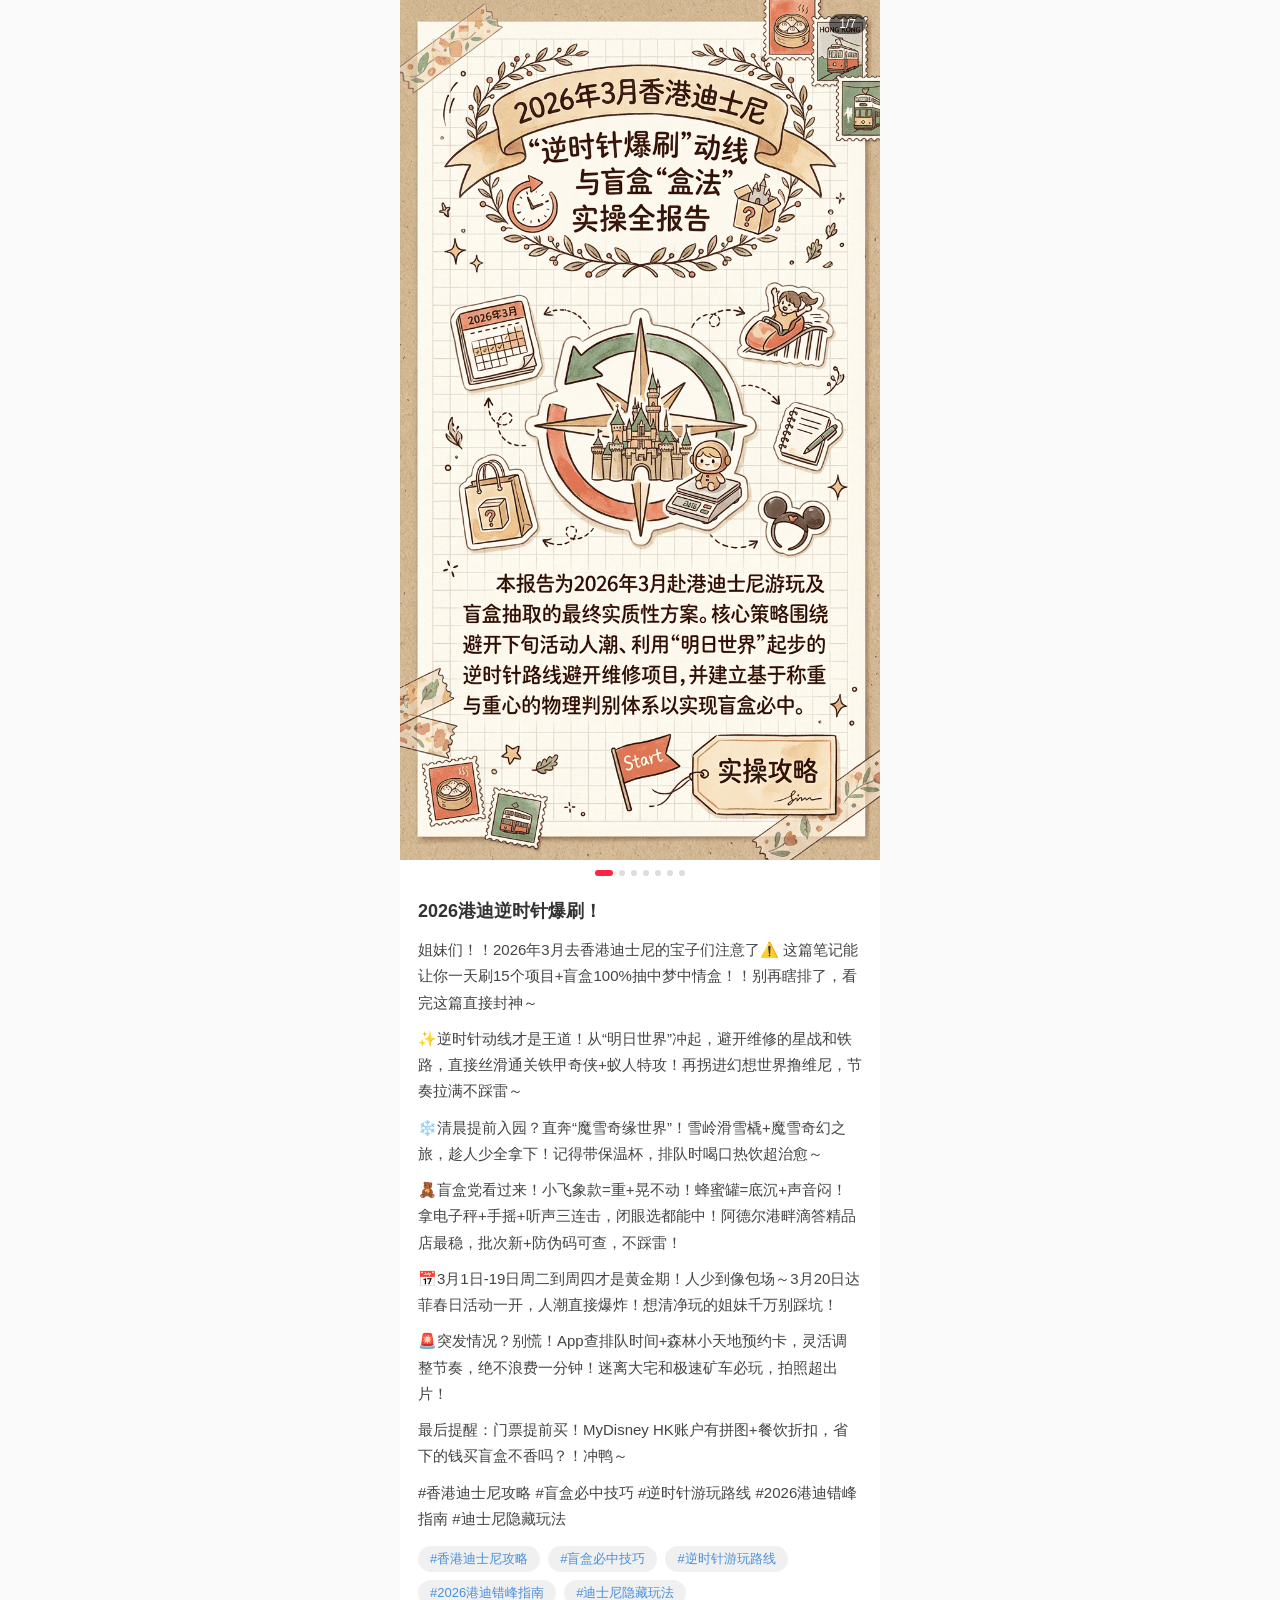
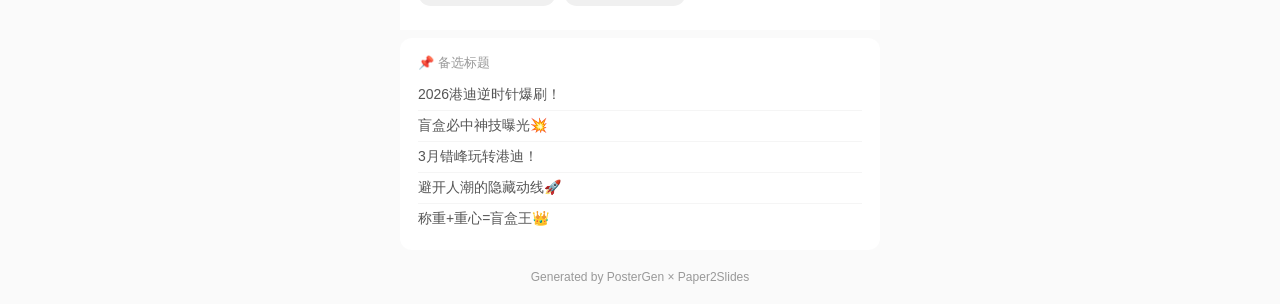
<file: static/images/output_handdrawn/result2/xhs_slides/xhs_post.html>
<!DOCTYPE html>
<html lang="zh-CN">
<head>
<meta charset="UTF-8">
<meta name="viewport" content="width=device-width, initial-scale=1.0, maximum-scale=1.0, user-scalable=no">
<title>2026港迪逆时针爆刷！</title>
<style>
  :root {
    --xhs-red: #ff2442;
    --xhs-bg: #fafafa;
    --xhs-card: #ffffff;
    --xhs-text: #333333;
    --xhs-sub: #999999;
    --xhs-tag: #f0f0f0;
    --radius: 12px;
  }
  * { margin: 0; padding: 0; box-sizing: border-box; }
  html { font-size: 16px; }
  body {
    font-family: -apple-system, BlinkMacSystemFont, "PingFang SC", "Helvetica Neue", "Microsoft YaHei", sans-serif;
    background: var(--xhs-bg);
    color: var(--xhs-text);
    max-width: 480px;
    margin: 0 auto;
    min-height: 100vh;
    -webkit-font-smoothing: antialiased;
  }

  /* ---- Carousel ---- */
  .carousel-wrap {
    position: relative;
    width: 100%;
    background: #000;
    overflow: hidden;
  }
  .carousel {
    display: flex;
    overflow-x: auto;
    scroll-snap-type: x mandatory;
    -webkit-overflow-scrolling: touch;
    scrollbar-width: none;
  }
  .carousel::-webkit-scrollbar { display: none; }
  .slide {
    flex: 0 0 100%;
    scroll-snap-align: start;
    display: flex;
    align-items: center;
    justify-content: center;
  }
  .slide img {
    width: 100%;
    height: auto;
    display: block;
    object-fit: contain;
  }

  /* ---- Counter ---- */
  .counter {
    position: absolute;
    top: 14px;
    right: 14px;
    background: rgba(0,0,0,.55);
    color: #fff;
    font-size: 12px;
    padding: 3px 10px;
    border-radius: 20px;
    pointer-events: none;
    z-index: 5;
  }

  /* ---- Dots ---- */
  .dots {
    display: flex;
    justify-content: center;
    gap: 6px;
    padding: 10px 0 6px;
    background: var(--xhs-card);
  }
  .dot {
    width: 6px; height: 6px;
    border-radius: 50%;
    background: #ddd;
    transition: all .3s;
    cursor: pointer;
  }
  .dot.active {
    background: var(--xhs-red);
    width: 18px;
    border-radius: 3px;
  }

  /* ---- Arrows ---- */
  .arrow {
    position: absolute;
    top: 50%;
    transform: translateY(-50%);
    width: 36px; height: 36px;
    background: rgba(255,255,255,.75);
    border: none;
    border-radius: 50%;
    font-size: 18px;
    color: #333;
    cursor: pointer;
    z-index: 5;
    display: flex;
    align-items: center;
    justify-content: center;
    opacity: 0;
    transition: opacity .2s;
  }
  .carousel-wrap:hover .arrow { opacity: 1; }
  .arrow-left { left: 10px; }
  .arrow-right { right: 10px; }

  /* ---- Content card ---- */
  .content {
    background: var(--xhs-card);
    padding: 16px 18px 24px;
  }
  .main-title {
    font-size: 18px;
    font-weight: 700;
    line-height: 1.5;
    margin-bottom: 12px;
    color: var(--xhs-text);
  }
  .body p {
    font-size: 15px;
    line-height: 1.75;
    margin-bottom: 10px;
    color: #444;
  }
  .tags {
    margin-top: 14px;
    display: flex;
    flex-wrap: wrap;
    gap: 8px;
  }
  .tag {
    display: inline-block;
    font-size: 13px;
    color: #4a90d9;
    background: var(--xhs-tag);
    padding: 4px 12px;
    border-radius: 20px;
  }

  /* ---- Alt titles ---- */
  .alt-titles {
    padding: 16px 18px;
    background: var(--xhs-card);
    margin-top: 8px;
    border-radius: var(--radius);
  }
  .alt-titles-label {
    font-size: 13px;
    color: var(--xhs-sub);
    margin-bottom: 8px;
  }
  .alt-title {
    font-size: 14px;
    color: #555;
    padding: 6px 0;
    border-bottom: 1px solid #f5f5f5;
  }
  .alt-title:last-child { border-bottom: none; }

  /* ---- Footer ---- */
  .footer {
    text-align: center;
    padding: 20px;
    font-size: 12px;
    color: var(--xhs-sub);
  }
</style>
</head>
<body>

  <div class="carousel-wrap">
    <div class="counter"><span id="cur">1</span>/7</div>
    <button class="arrow arrow-left" onclick="go(-1)">‹</button>
    <button class="arrow arrow-right" onclick="go(1)">›</button>
    <div class="carousel" id="carousel">
          <div class="slide"><img src="slide_01.png" alt="slide 1"></div>
          <div class="slide"><img src="slide_02.png" alt="slide 2"></div>
          <div class="slide"><img src="slide_03.png" alt="slide 3"></div>
          <div class="slide"><img src="slide_04.png" alt="slide 4"></div>
          <div class="slide"><img src="slide_05.png" alt="slide 5"></div>
          <div class="slide"><img src="slide_06.png" alt="slide 6"></div>
          <div class="slide"><img src="slide_07.png" alt="slide 7"></div>
    </div>
  </div>

  <div class="dots" id="dots">
          <span class="dot active" data-idx="0"></span>
          <span class="dot" data-idx="1"></span>
          <span class="dot" data-idx="2"></span>
          <span class="dot" data-idx="3"></span>
          <span class="dot" data-idx="4"></span>
          <span class="dot" data-idx="5"></span>
          <span class="dot" data-idx="6"></span>
  </div>

  <div class="content">
    <div class="main-title">2026港迪逆时针爆刷！</div>
    <div class="body">
        <p>姐妹们！！2026年3月去香港迪士尼的宝子们注意了⚠️ 这篇笔记能让你一天刷15个项目+盲盒100%抽中梦中情盒！！别再瞎排了，看完这篇直接封神～</p>
        <p>✨逆时针动线才是王道！从“明日世界”冲起，避开维修的星战和铁路，直接丝滑通关铁甲奇侠+蚁人特攻！再拐进幻想世界撸维尼，节奏拉满不踩雷～</p>
        <p>❄️清晨提前入园？直奔“魔雪奇缘世界”！雪岭滑雪橇+魔雪奇幻之旅，趁人少全拿下！记得带保温杯，排队时喝口热饮超治愈～</p>
        <p>🧸盲盒党看过来！小飞象款=重+晃不动！蜂蜜罐=底沉+声音闷！拿电子秤+手摇+听声三连击，闭眼选都能中！阿德尔港畔滴答精品店最稳，批次新+防伪码可查，不踩雷！</p>
        <p>📅3月1日-19日周二到周四才是黄金期！人少到像包场～3月20日达菲春日活动一开，人潮直接爆炸！想清净玩的姐妹千万别踩坑！</p>
        <p>🚨突发情况？别慌！App查排队时间+森林小天地预约卡，灵活调整节奏，绝不浪费一分钟！迷离大宅和极速矿车必玩，拍照超出片！</p>
        <p>最后提醒：门票提前买！MyDisney HK账户有拼图+餐饮折扣，省下的钱买盲盒不香吗？！冲鸭～</p>
        <p>#香港迪士尼攻略 #盲盒必中技巧 #逆时针游玩路线 #2026港迪错峰指南 #迪士尼隐藏玩法</p>
    </div>
    <div class="tags">
      <span class="tag">#香港迪士尼攻略</span> <span class="tag">#盲盒必中技巧</span> <span class="tag">#逆时针游玩路线</span> <span class="tag">#2026港迪错峰指南</span> <span class="tag">#迪士尼隐藏玩法</span>
    </div>
  </div>

  <div class="alt-titles">
    <div class="alt-titles-label">📌 备选标题</div>
            <div class="alt-title">2026港迪逆时针爆刷！</div>
            <div class="alt-title">盲盒必中神技曝光💥</div>
            <div class="alt-title">3月错峰玩转港迪！</div>
            <div class="alt-title">避开人潮的隐藏动线🚀</div>
            <div class="alt-title">称重+重心=盲盒王👑</div>
  </div>

  <div class="footer">Generated by PosterGen × Paper2Slides</div>

<script>
(function() {
  const carousel = document.getElementById('carousel');
  const dots = document.querySelectorAll('.dot');
  const counter = document.getElementById('cur');
  const total = 7;
  let idx = 0;

  function update(i) {
    idx = Math.max(0, Math.min(i, total - 1));
    carousel.children[idx].scrollIntoView({ behavior: 'smooth', block: 'nearest', inline: 'start' });
    dots.forEach((d, j) => d.classList.toggle('active', j === idx));
    counter.textContent = idx + 1;
  }

  carousel.addEventListener('scroll', function() {
    const w = carousel.offsetWidth;
    const newIdx = Math.round(carousel.scrollLeft / w);
    if (newIdx !== idx && newIdx >= 0 && newIdx < total) {
      idx = newIdx;
      dots.forEach((d, j) => d.classList.toggle('active', j === idx));
      counter.textContent = idx + 1;
    }
  });

  dots.forEach(d => d.addEventListener('click', function() {
    update(parseInt(this.dataset.idx));
  }));

  window.go = function(dir) { update(idx + dir); };

  document.addEventListener('keydown', function(e) {
    if (e.key === 'ArrowLeft') update(idx - 1);
    if (e.key === 'ArrowRight') update(idx + 1);
  });
})();
</script>

</body>
</html>
</file>
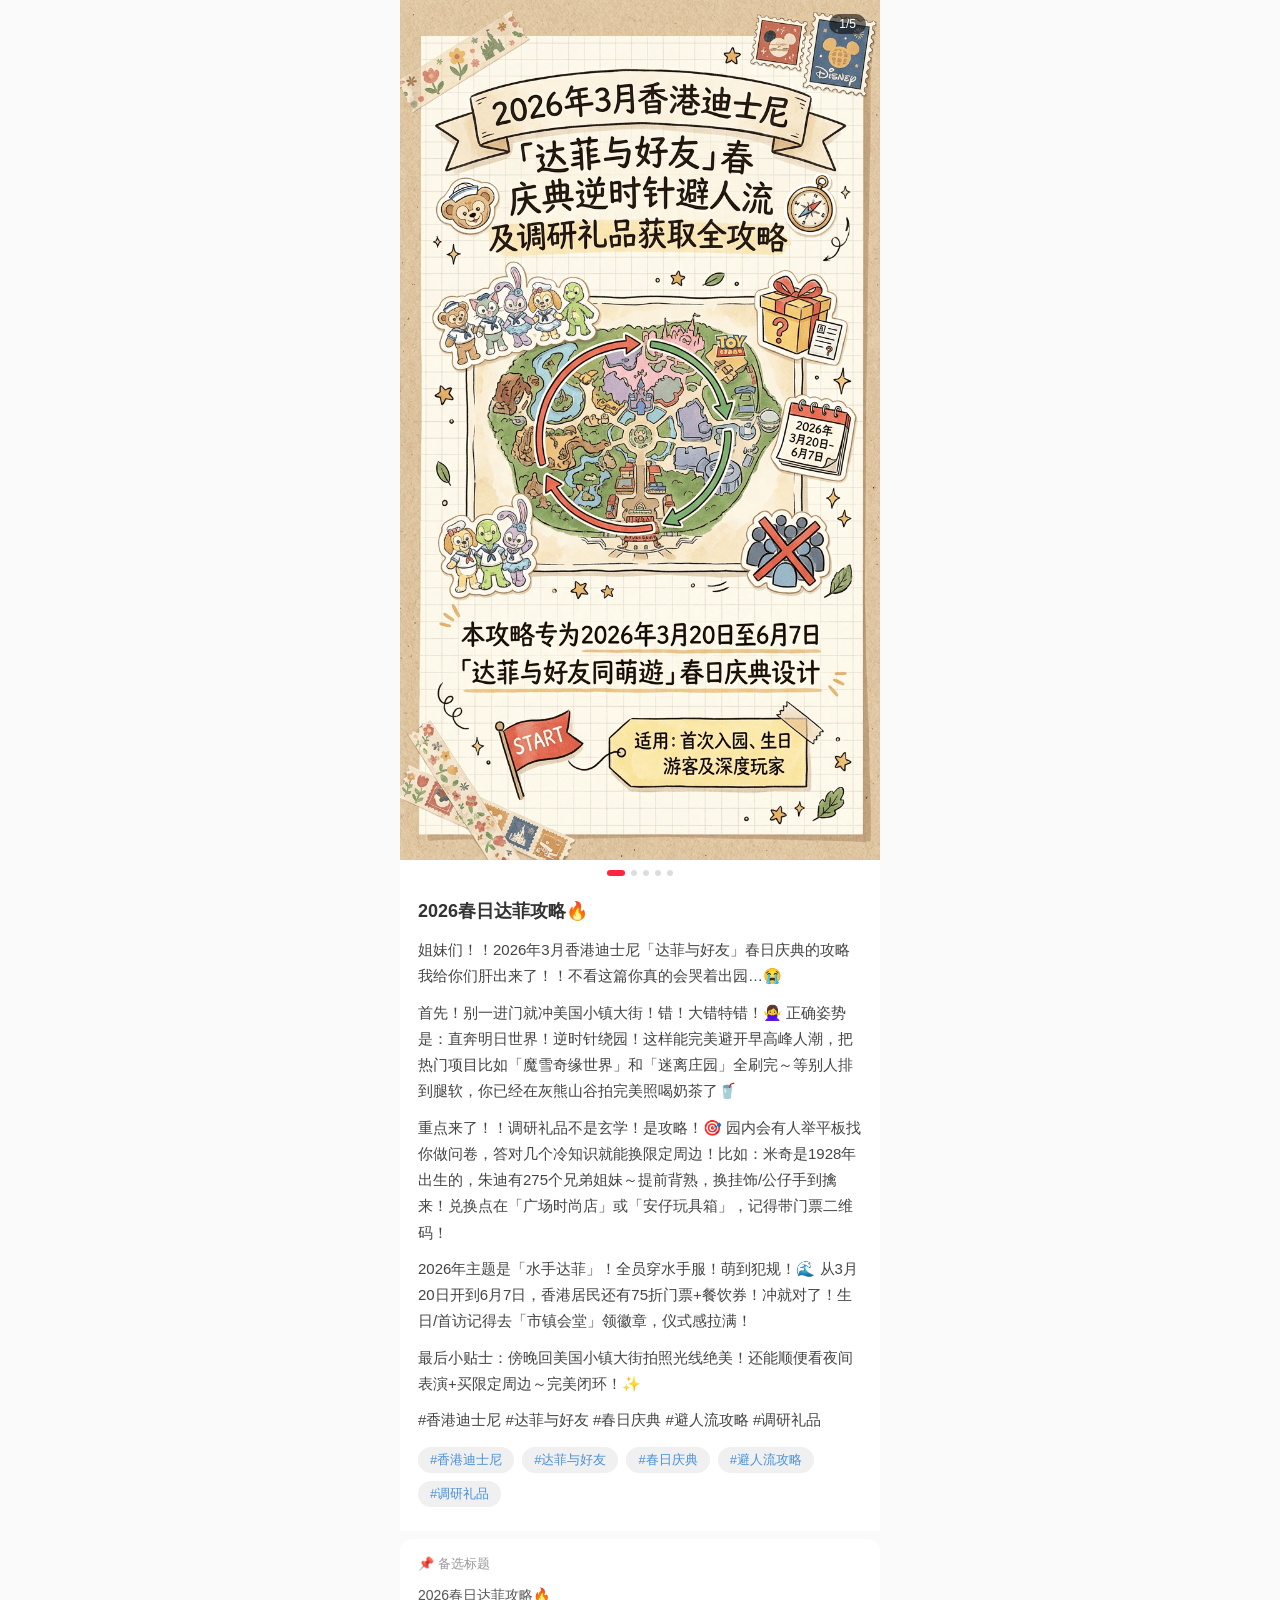
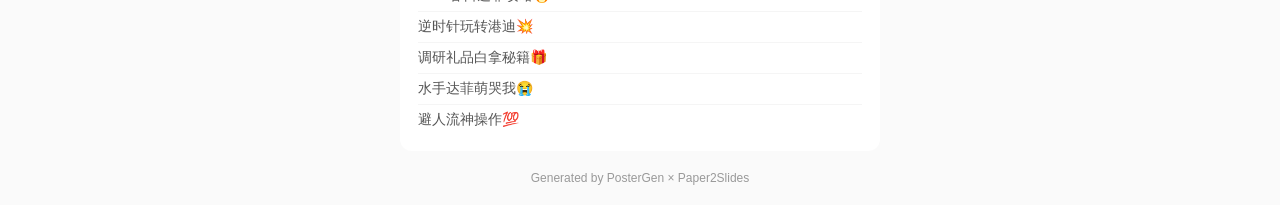
<file: static/images/output_handdrawn/result3/xhs_slides/xhs_post.html>
<!DOCTYPE html>
<html lang="zh-CN">
<head>
<meta charset="UTF-8">
<meta name="viewport" content="width=device-width, initial-scale=1.0, maximum-scale=1.0, user-scalable=no">
<title>2026春日达菲攻略🔥</title>
<style>
  :root {
    --xhs-red: #ff2442;
    --xhs-bg: #fafafa;
    --xhs-card: #ffffff;
    --xhs-text: #333333;
    --xhs-sub: #999999;
    --xhs-tag: #f0f0f0;
    --radius: 12px;
  }
  * { margin: 0; padding: 0; box-sizing: border-box; }
  html { font-size: 16px; }
  body {
    font-family: -apple-system, BlinkMacSystemFont, "PingFang SC", "Helvetica Neue", "Microsoft YaHei", sans-serif;
    background: var(--xhs-bg);
    color: var(--xhs-text);
    max-width: 480px;
    margin: 0 auto;
    min-height: 100vh;
    -webkit-font-smoothing: antialiased;
  }

  /* ---- Carousel ---- */
  .carousel-wrap {
    position: relative;
    width: 100%;
    background: #000;
    overflow: hidden;
  }
  .carousel {
    display: flex;
    overflow-x: auto;
    scroll-snap-type: x mandatory;
    -webkit-overflow-scrolling: touch;
    scrollbar-width: none;
  }
  .carousel::-webkit-scrollbar { display: none; }
  .slide {
    flex: 0 0 100%;
    scroll-snap-align: start;
    display: flex;
    align-items: center;
    justify-content: center;
  }
  .slide img {
    width: 100%;
    height: auto;
    display: block;
    object-fit: contain;
  }

  /* ---- Counter ---- */
  .counter {
    position: absolute;
    top: 14px;
    right: 14px;
    background: rgba(0,0,0,.55);
    color: #fff;
    font-size: 12px;
    padding: 3px 10px;
    border-radius: 20px;
    pointer-events: none;
    z-index: 5;
  }

  /* ---- Dots ---- */
  .dots {
    display: flex;
    justify-content: center;
    gap: 6px;
    padding: 10px 0 6px;
    background: var(--xhs-card);
  }
  .dot {
    width: 6px; height: 6px;
    border-radius: 50%;
    background: #ddd;
    transition: all .3s;
    cursor: pointer;
  }
  .dot.active {
    background: var(--xhs-red);
    width: 18px;
    border-radius: 3px;
  }

  /* ---- Arrows ---- */
  .arrow {
    position: absolute;
    top: 50%;
    transform: translateY(-50%);
    width: 36px; height: 36px;
    background: rgba(255,255,255,.75);
    border: none;
    border-radius: 50%;
    font-size: 18px;
    color: #333;
    cursor: pointer;
    z-index: 5;
    display: flex;
    align-items: center;
    justify-content: center;
    opacity: 0;
    transition: opacity .2s;
  }
  .carousel-wrap:hover .arrow { opacity: 1; }
  .arrow-left { left: 10px; }
  .arrow-right { right: 10px; }

  /* ---- Content card ---- */
  .content {
    background: var(--xhs-card);
    padding: 16px 18px 24px;
  }
  .main-title {
    font-size: 18px;
    font-weight: 700;
    line-height: 1.5;
    margin-bottom: 12px;
    color: var(--xhs-text);
  }
  .body p {
    font-size: 15px;
    line-height: 1.75;
    margin-bottom: 10px;
    color: #444;
  }
  .tags {
    margin-top: 14px;
    display: flex;
    flex-wrap: wrap;
    gap: 8px;
  }
  .tag {
    display: inline-block;
    font-size: 13px;
    color: #4a90d9;
    background: var(--xhs-tag);
    padding: 4px 12px;
    border-radius: 20px;
  }

  /* ---- Alt titles ---- */
  .alt-titles {
    padding: 16px 18px;
    background: var(--xhs-card);
    margin-top: 8px;
    border-radius: var(--radius);
  }
  .alt-titles-label {
    font-size: 13px;
    color: var(--xhs-sub);
    margin-bottom: 8px;
  }
  .alt-title {
    font-size: 14px;
    color: #555;
    padding: 6px 0;
    border-bottom: 1px solid #f5f5f5;
  }
  .alt-title:last-child { border-bottom: none; }

  /* ---- Footer ---- */
  .footer {
    text-align: center;
    padding: 20px;
    font-size: 12px;
    color: var(--xhs-sub);
  }
</style>
</head>
<body>

  <div class="carousel-wrap">
    <div class="counter"><span id="cur">1</span>/5</div>
    <button class="arrow arrow-left" onclick="go(-1)">‹</button>
    <button class="arrow arrow-right" onclick="go(1)">›</button>
    <div class="carousel" id="carousel">
          <div class="slide"><img src="slide_01.png" alt="slide 1"></div>
          <div class="slide"><img src="slide_03.png" alt="slide 2"></div>
          <div class="slide"><img src="slide_04.png" alt="slide 3"></div>
          <div class="slide"><img src="slide_05.png" alt="slide 4"></div>
          <div class="slide"><img src="slide_06.png" alt="slide 5"></div>
    </div>
  </div>

  <div class="dots" id="dots">
          <span class="dot active" data-idx="0"></span>
          <span class="dot" data-idx="1"></span>
          <span class="dot" data-idx="2"></span>
          <span class="dot" data-idx="3"></span>
          <span class="dot" data-idx="4"></span>
  </div>

  <div class="content">
    <div class="main-title">2026春日达菲攻略🔥</div>
    <div class="body">
        <p>姐妹们！！2026年3月香港迪士尼「达菲与好友」春日庆典的攻略我给你们肝出来了！！不看这篇你真的会哭着出园…😭</p>
        <p>首先！别一进门就冲美国小镇大街！错！大错特错！🙅‍♀️ 正确姿势是：直奔明日世界！逆时针绕园！这样能完美避开早高峰人潮，把热门项目比如「魔雪奇缘世界」和「迷离庄园」全刷完～等别人排到腿软，你已经在灰熊山谷拍完美照喝奶茶了🥤</p>
        <p>重点来了！！调研礼品不是玄学！是攻略！🎯 园内会有人举平板找你做问卷，答对几个冷知识就能换限定周边！比如：米奇是1928年出生的，朱迪有275个兄弟姐妹～提前背熟，换挂饰/公仔手到擒来！兑换点在「广场时尚店」或「安仔玩具箱」，记得带门票二维码！</p>
        <p>2026年主题是「水手达菲」！全员穿水手服！萌到犯规！🌊 从3月20日开到6月7日，香港居民还有75折门票+餐饮券！冲就对了！生日/首访记得去「市镇会堂」领徽章，仪式感拉满！</p>
        <p>最后小贴士：傍晚回美国小镇大街拍照光线绝美！还能顺便看夜间表演+买限定周边～完美闭环！✨</p>
        <p>#香港迪士尼 #达菲与好友 #春日庆典 #避人流攻略 #调研礼品</p>
    </div>
    <div class="tags">
      <span class="tag">#香港迪士尼</span> <span class="tag">#达菲与好友</span> <span class="tag">#春日庆典</span> <span class="tag">#避人流攻略</span> <span class="tag">#调研礼品</span>
    </div>
  </div>

  <div class="alt-titles">
    <div class="alt-titles-label">📌 备选标题</div>
            <div class="alt-title">2026春日达菲攻略🔥</div>
            <div class="alt-title">逆时针玩转港迪💥</div>
            <div class="alt-title">调研礼品白拿秘籍🎁</div>
            <div class="alt-title">水手达菲萌哭我😭</div>
            <div class="alt-title">避人流神操作💯</div>
  </div>

  <div class="footer">Generated by PosterGen × Paper2Slides</div>

<script>
(function() {
  const carousel = document.getElementById('carousel');
  const dots = document.querySelectorAll('.dot');
  const counter = document.getElementById('cur');
  const total = 5;
  let idx = 0;

  function update(i) {
    idx = Math.max(0, Math.min(i, total - 1));
    carousel.children[idx].scrollIntoView({ behavior: 'smooth', block: 'nearest', inline: 'start' });
    dots.forEach((d, j) => d.classList.toggle('active', j === idx));
    counter.textContent = idx + 1;
  }

  carousel.addEventListener('scroll', function() {
    const w = carousel.offsetWidth;
    const newIdx = Math.round(carousel.scrollLeft / w);
    if (newIdx !== idx && newIdx >= 0 && newIdx < total) {
      idx = newIdx;
      dots.forEach((d, j) => d.classList.toggle('active', j === idx));
      counter.textContent = idx + 1;
    }
  });

  dots.forEach(d => d.addEventListener('click', function() {
    update(parseInt(this.dataset.idx));
  }));

  window.go = function(dir) { update(idx + dir); };

  document.addEventListener('keydown', function(e) {
    if (e.key === 'ArrowLeft') update(idx - 1);
    if (e.key === 'ArrowRight') update(idx + 1);
  });
})();
</script>

</body>
</html>
</file>
